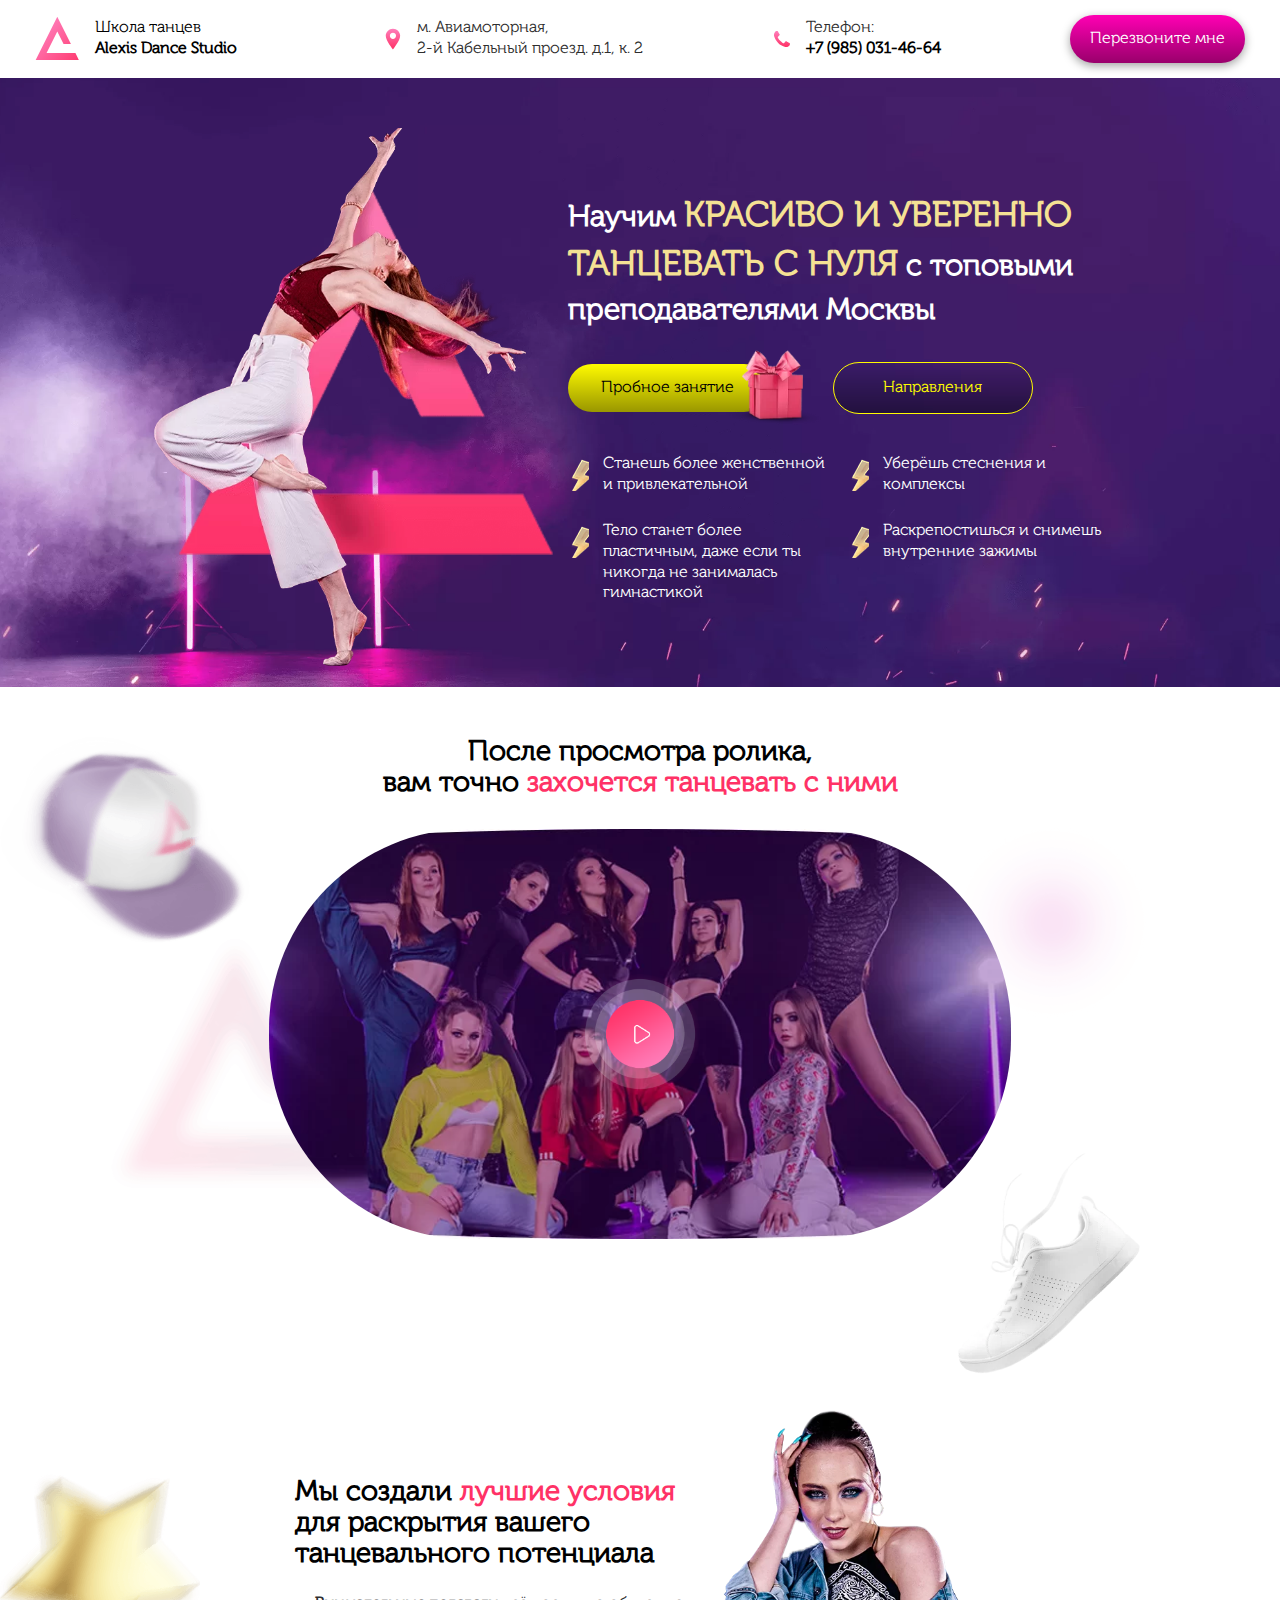
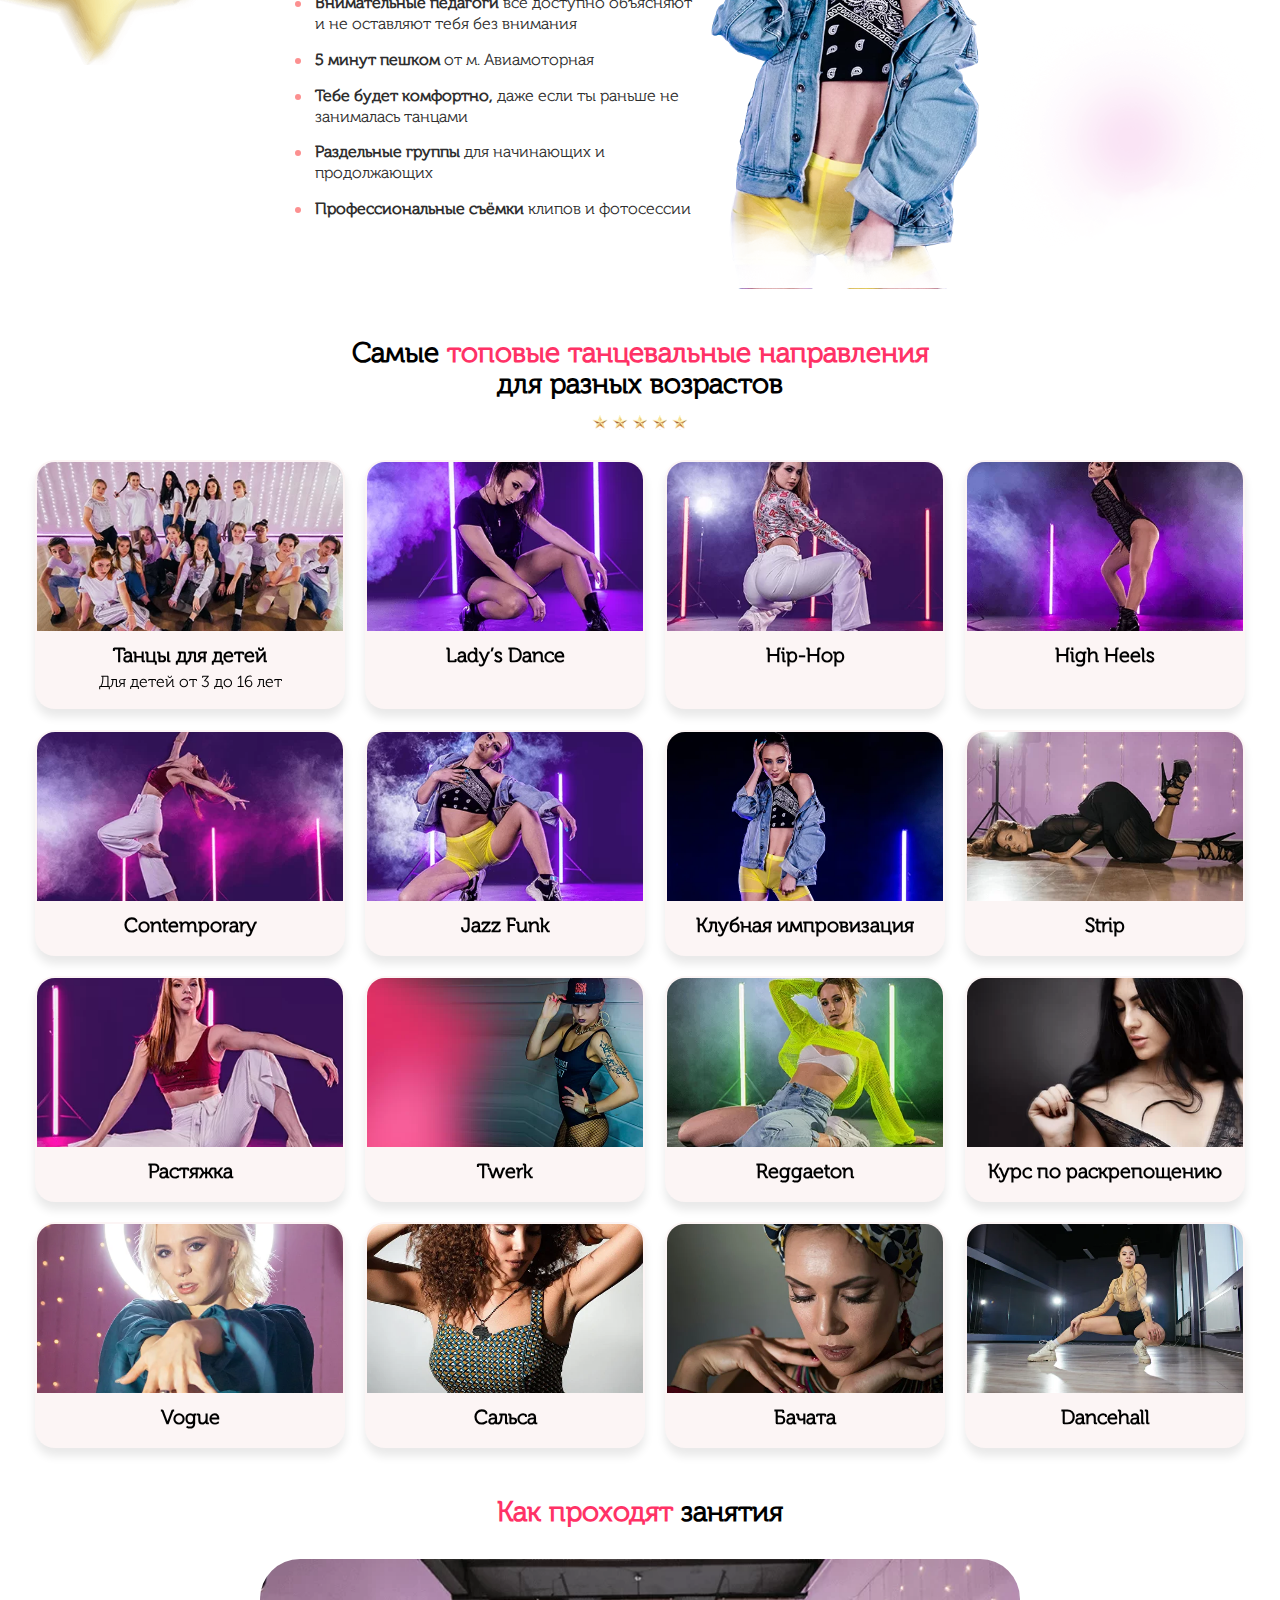
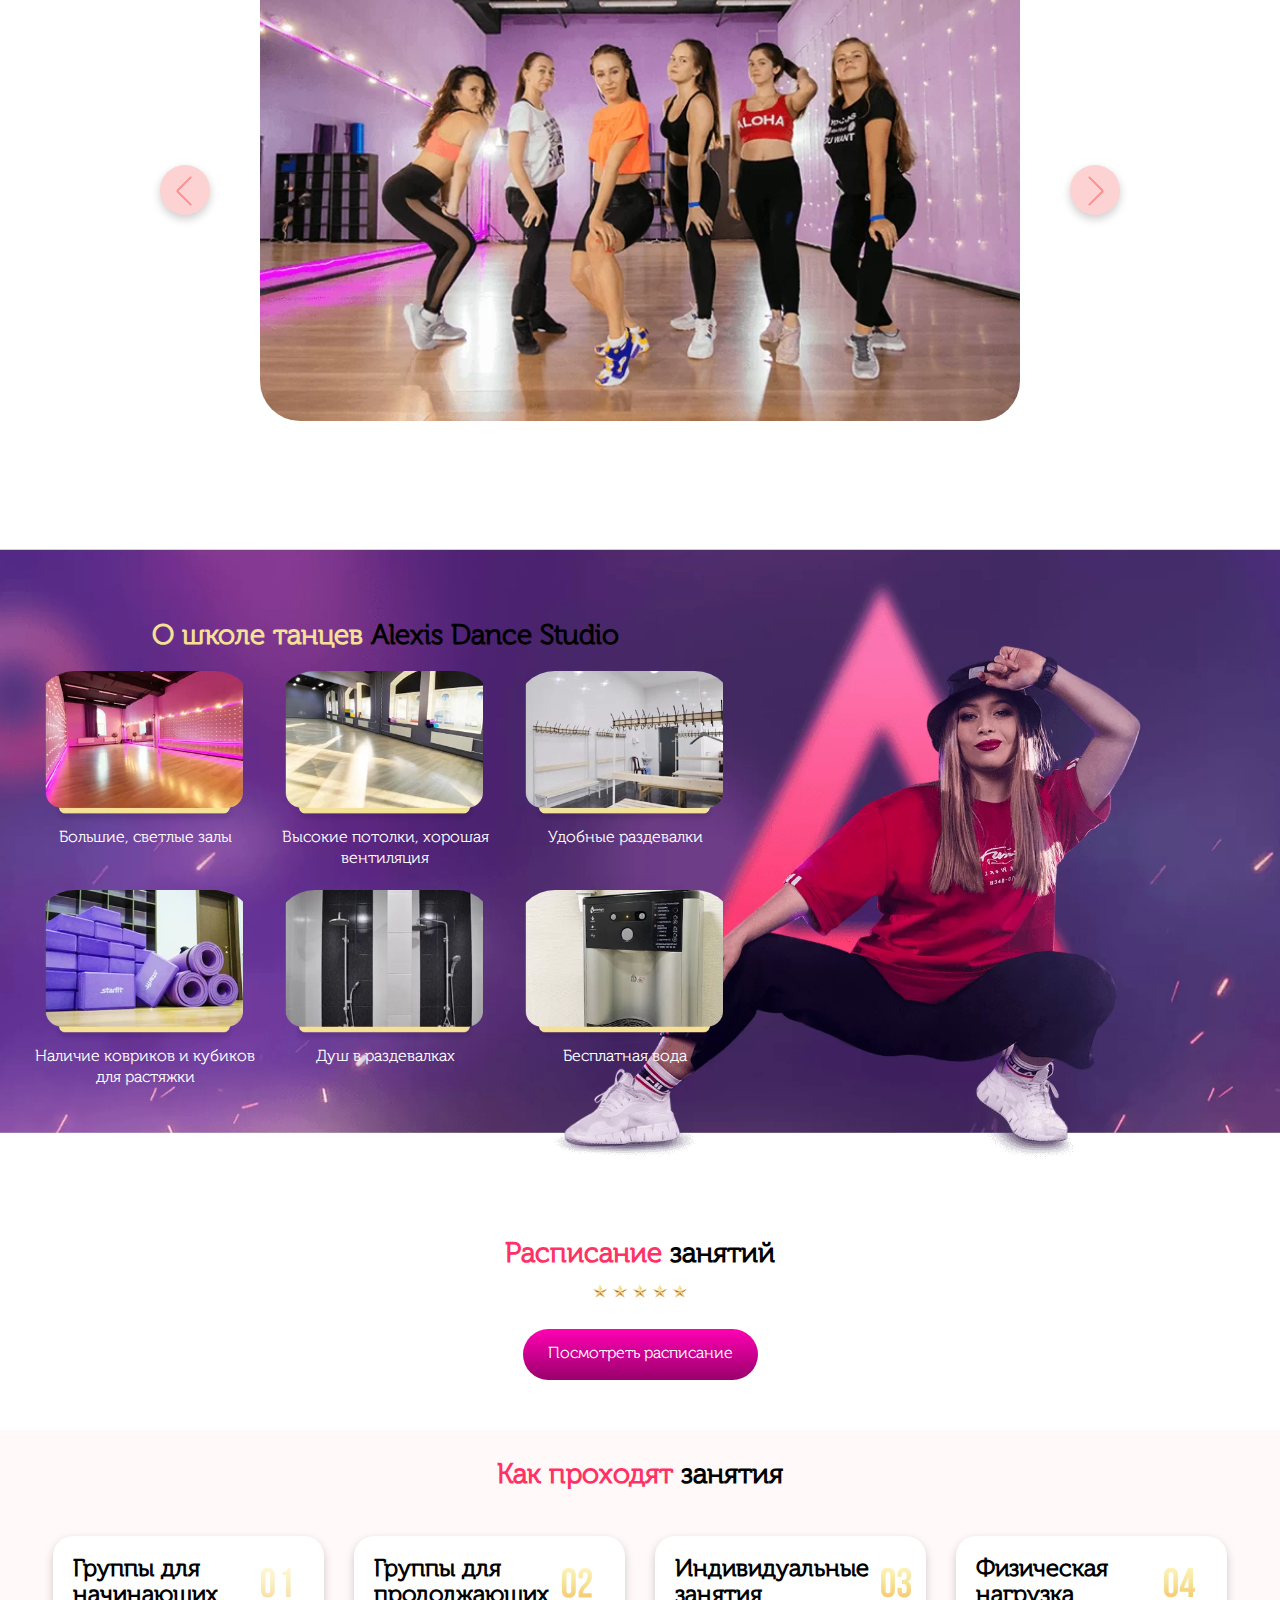
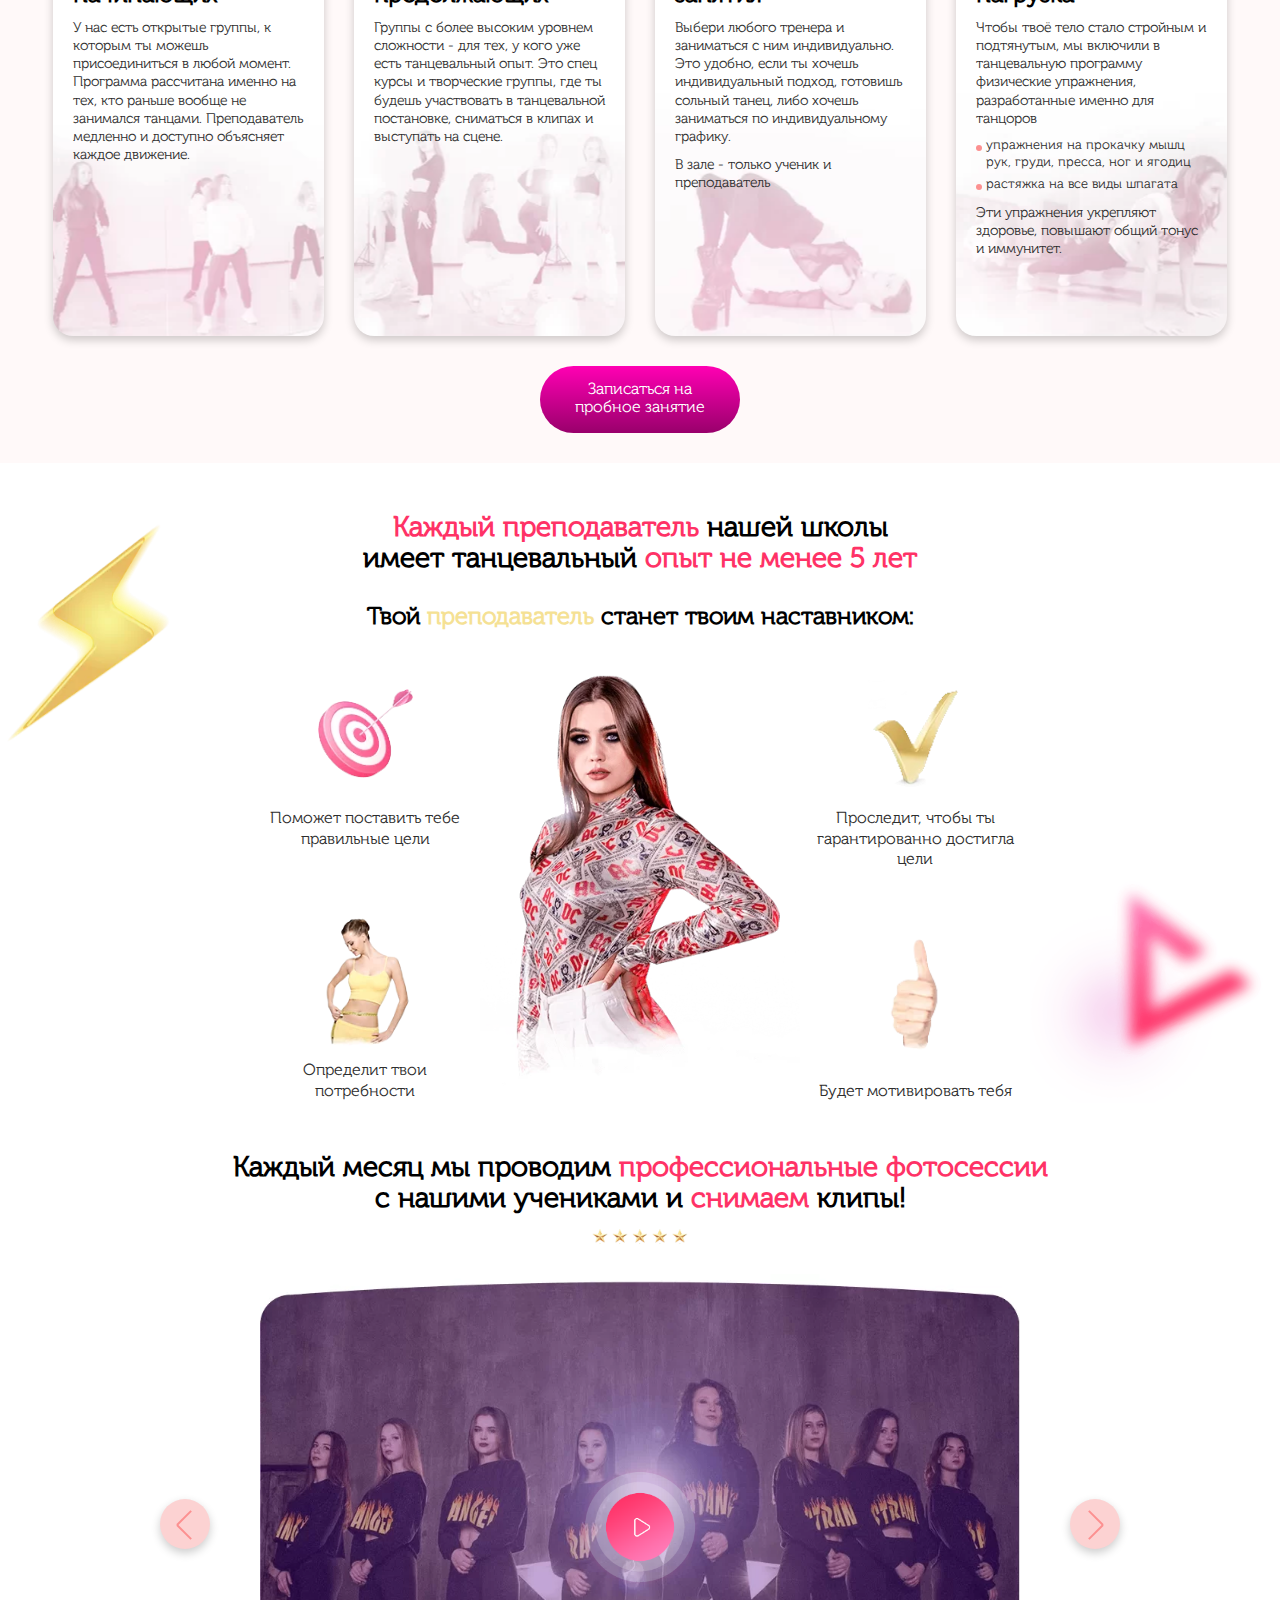
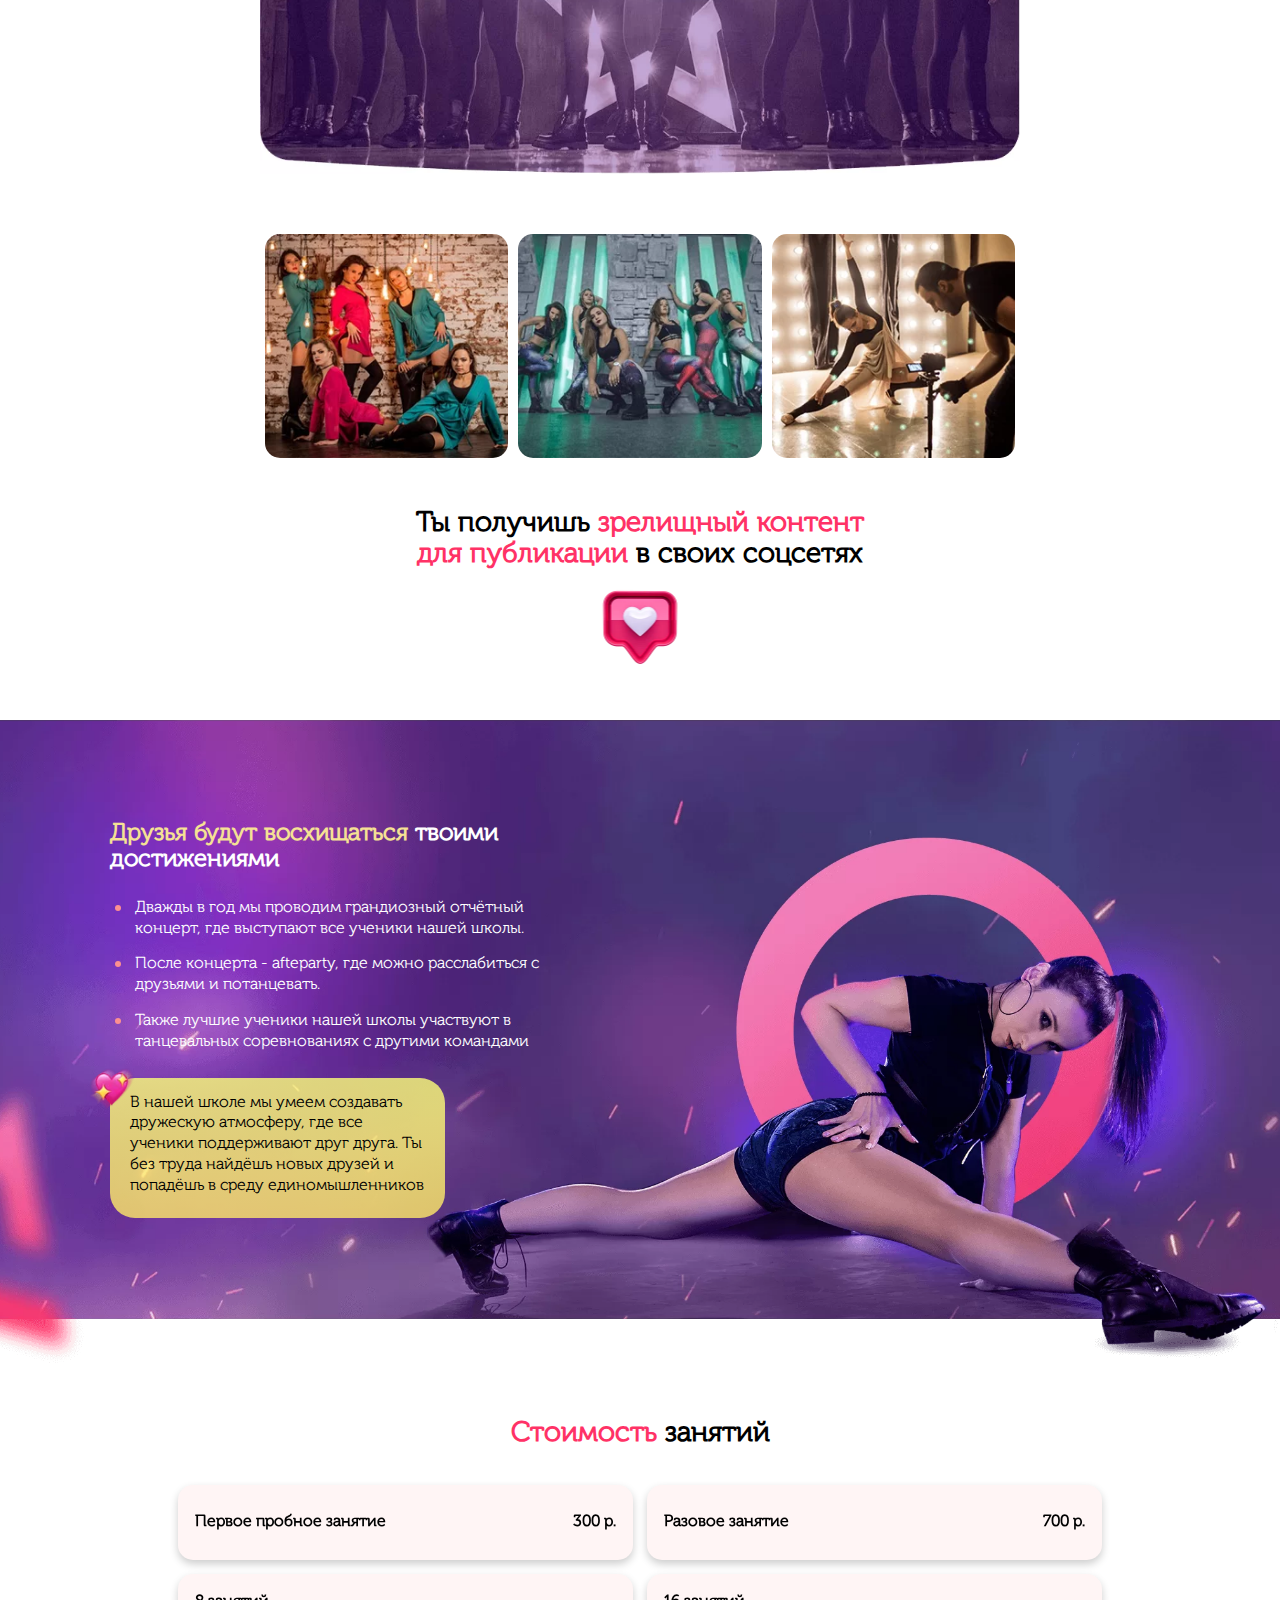
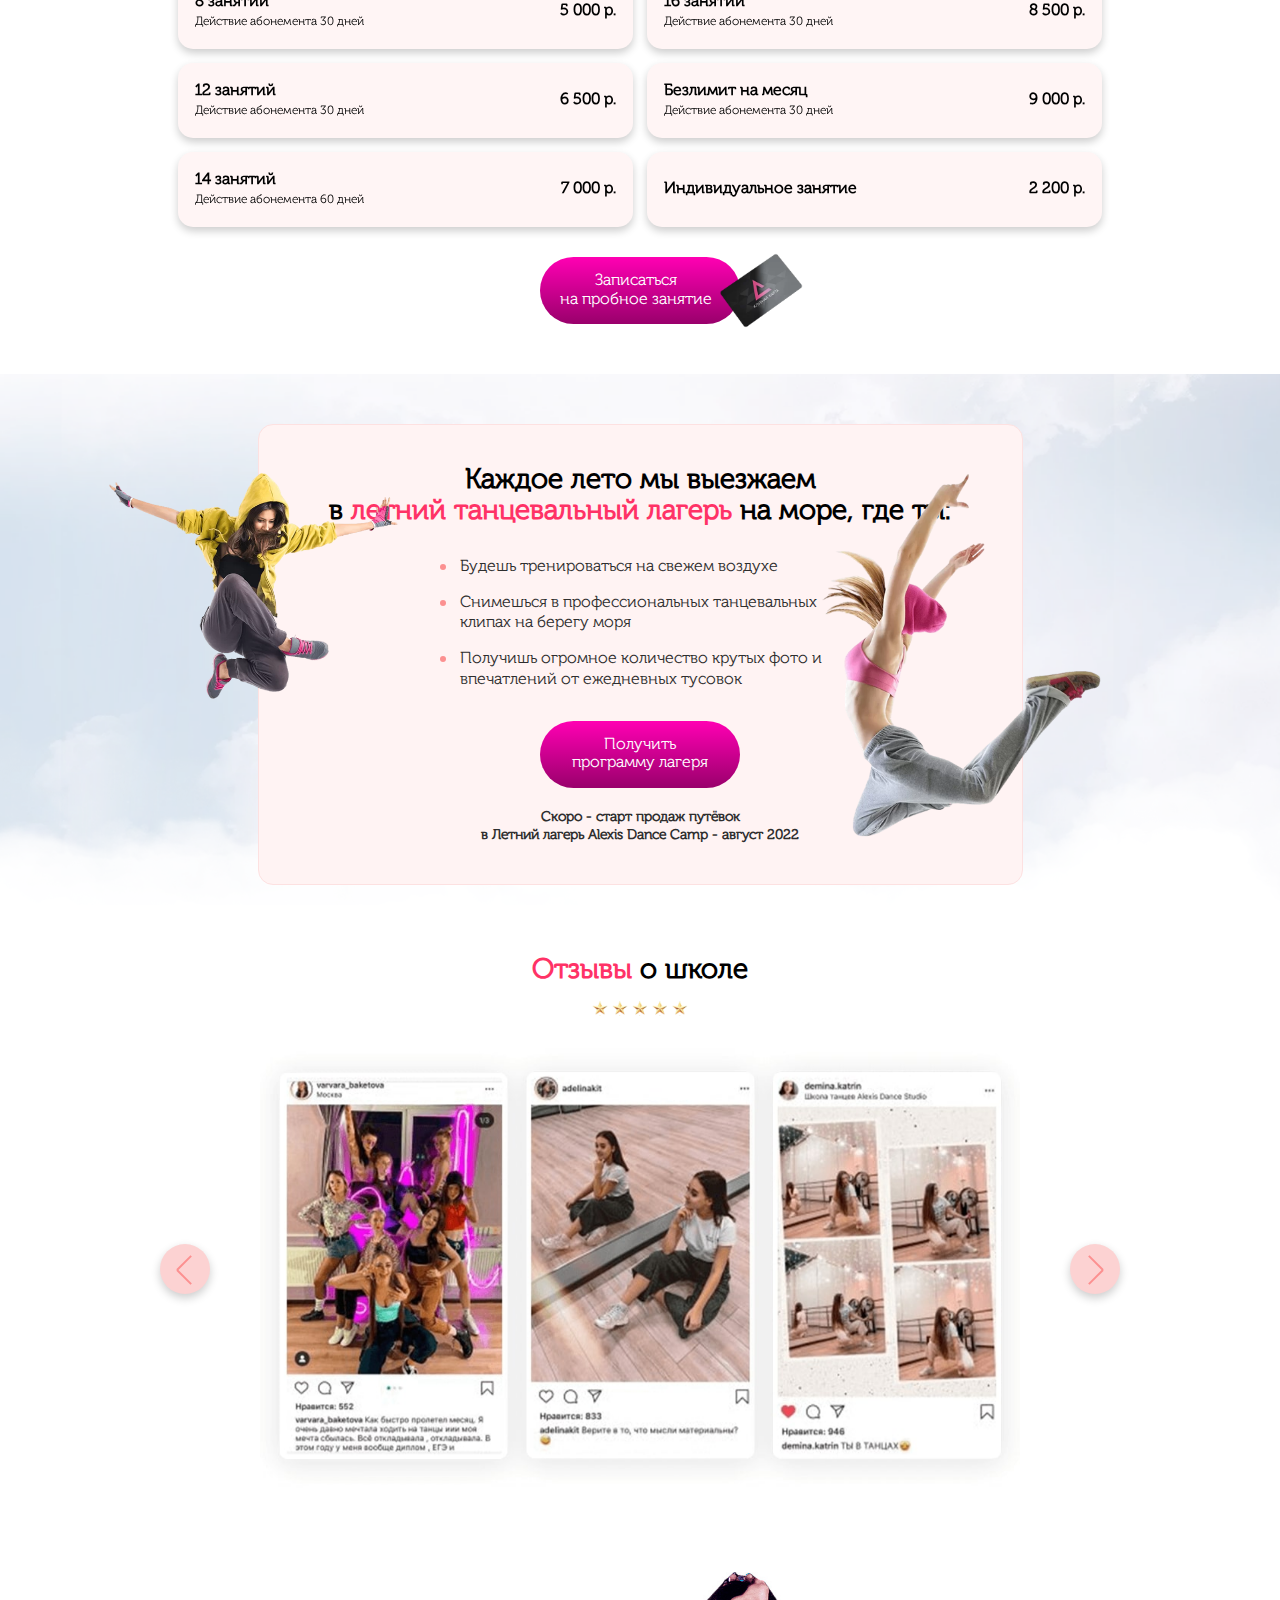
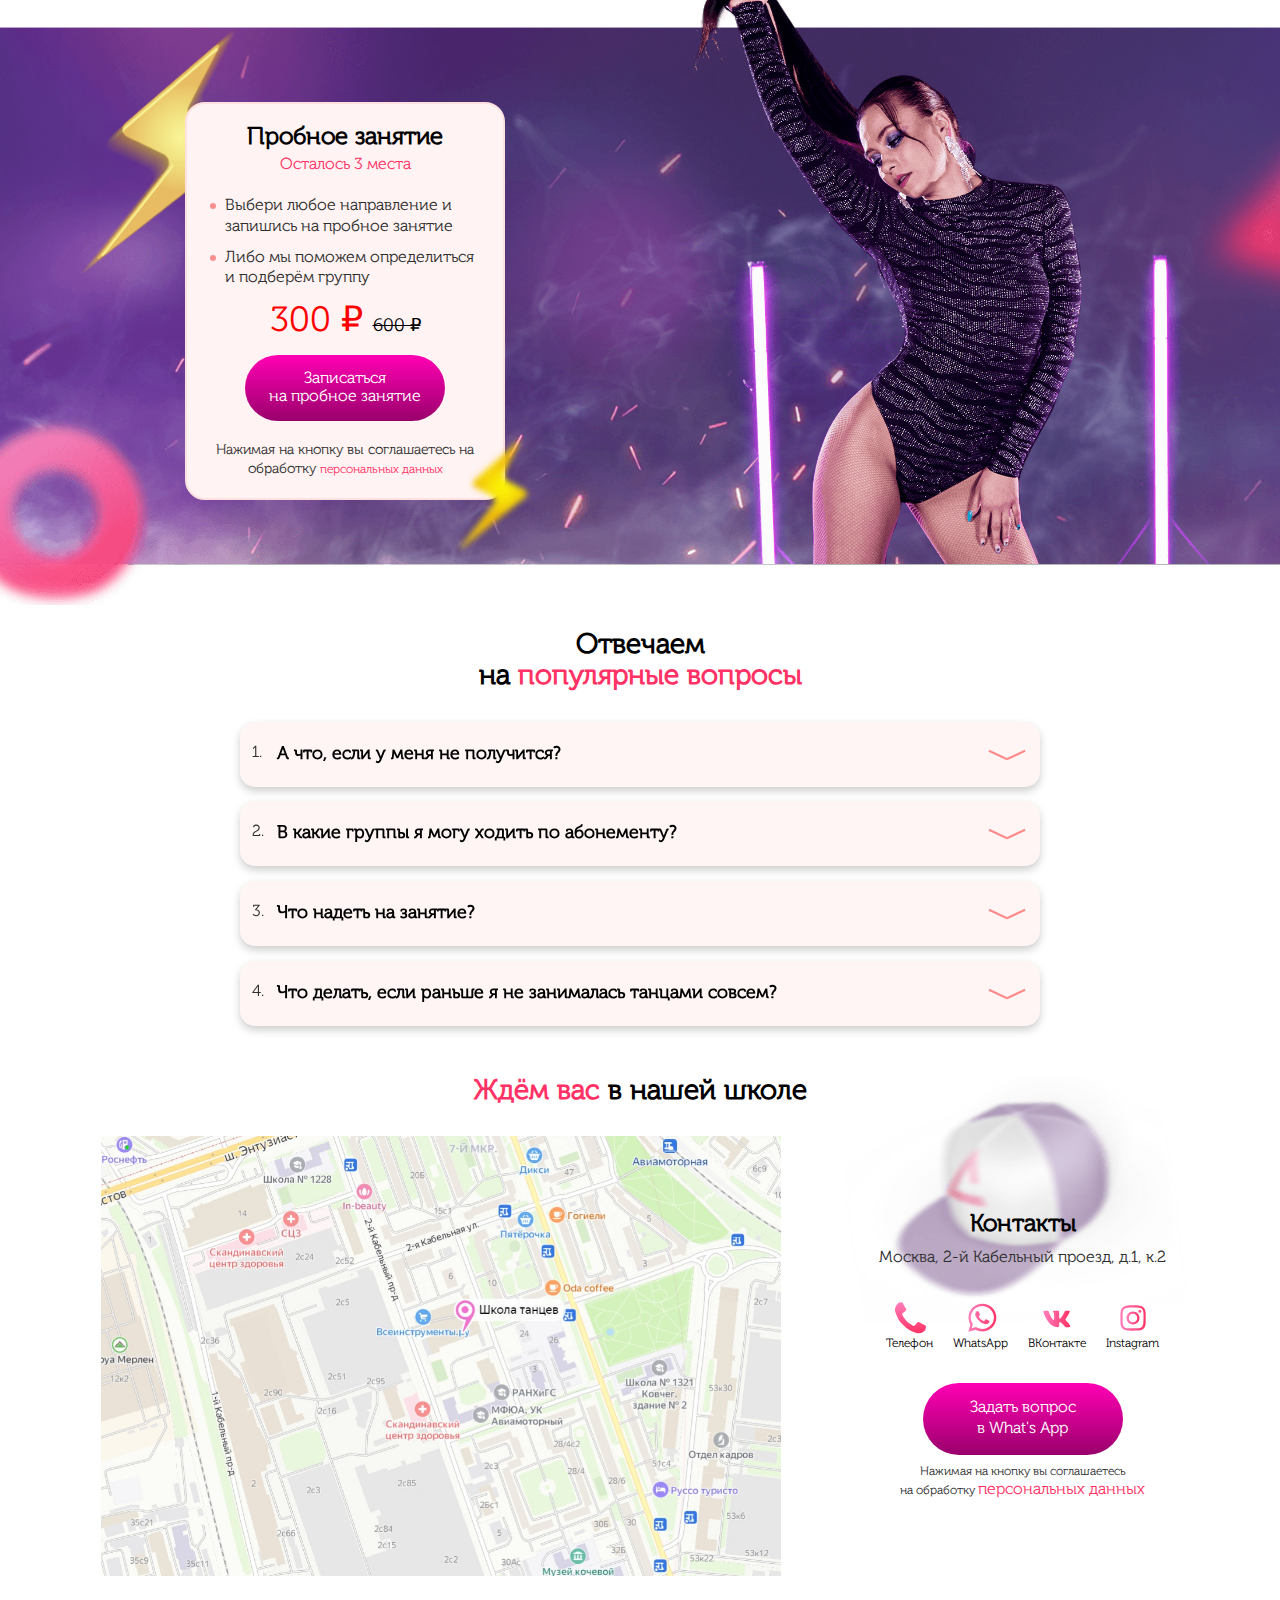
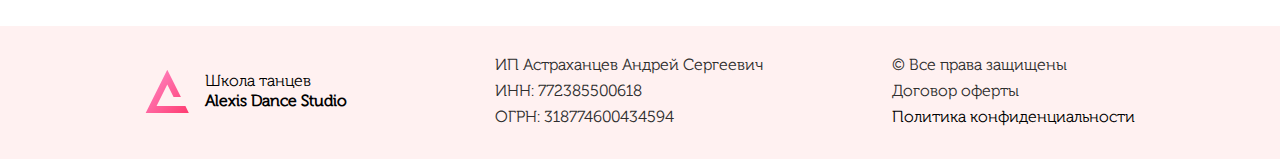
<file: index.html>
<!DOCTYPE html>
<html lang="ru">
<head>
    <meta charset="UTF-8">
    <meta http-equiv="X-UA-Compatible" content="IE=edge">
    <meta name="viewport" content="width=device-width, initial-scale=1.0">
    <link rel="stylesheet" href="css/normalize.css">
    <link rel="stylesheet" href="css/slick.css">
    <link rel="stylesheet" href="css/style.css">
    <title>Школа танцев</title>
</head>

    <body>

        <div class="wrapper">

            <header class="header">
                <div class="container">
                    <div class="header__inner">


                        <a class="logo-link">
                            <div class="logo-images">
                                <img src="images/svg/logo.svg" alt="Логотип компании Alexis Dance Studio">
                            </div>
                            <p class="logo-text">
                                <span class="logo-dance">
                                    Школа танцев
                                </span><br>
                                <span class="logo-name">
                                    Alexis Dance Studio
                                </span>
                            </p>
                        </a>

                        <div class="header__maps">

                            <button data-href="popup-maps" aria-label="Открыть модальное окно с описанием как к нам пройти" class="header__maps-image popup-link">
                                <img src="images/svg/maps.svg" alt="">
                            </button>

                            <!-- modal-start -->
                            <div id="popup-maps" class="popup" role="alert">

                                <div class="popup__body">
                                    <div class="popup__content">
                                        <button type="button" aria-label="Закрыть модальное окно, кнопка"
                                            class="popup__close close-popup"></button>

                                        <div class="popup-maps">
                                            <b class="popup-maps__title">
                                                Как к нам пройти от метро?
                                            </b>
                                            <p class="popup-maps__text">
                                                Метро "Авиамоторная", центральный вагон. Из вагона - налево. После
                                                турникетов и стеклянных дверей идите прямо, затем - второй поворот
                                                налево, затем ещё раз налево и прямо - выход на улицу №7 (смотрите по
                                                указателям).
                                            </p>
                                            <p class="popup-maps__text">
                                                Как выйдите на улицу, идите прямо до магазина "Пятёрочка". Перейдите
                                                дорогу. Перед "Пятёрочкой" поверните направо и идите до перекрёстка. На
                                                перекрёстке поверните налево и идите прямо, пока не увидите справа
                                                здание "Строй Центр".
                                            </p>
                                            <p class="popup-maps__text">
                                                Перейдите через дорогу к этому зданию и войдите в самый левый подъезд с
                                                надписью "Банкет Холл Лефорт". Внутри здания пройдите 10 метров вперёд и
                                                поверните направо - в дверь, во внутренний дворик. Затем сразу зайдите в
                                                соседнюю дверь - слева.
                                                Поднимитесь на 2-й этаж и вы пришли!
                                            </p>
                                        </div>

                                    </div>
                                </div>
                            </div>
                            <!-- modal-end -->

                            <div class="header__maps-text">
                                <span>м. Авиамоторная,</span><br>
                                <span>2-й Кабельный проезд. д.1, к. 2</span>
                            </div>
                        </div>

                        <div class="header__phone">
                            <a class="header__phone-image" aria-label="Набрать мобильный номер телефона обратной связи"
                                href="tel:+79850314664">
                                <img src="images/svg/phone.svg" alt="">
                            </a>
                            <div class="header__phone-text">
                                <span>Телефон:</span><br>
                                <a class="header__phone-link"
                                    aria-label="Набрать мобильный номер телефона обратной связи"
                                    href="tel:+79850314664">+7 (985) 031-46-64</a>
                            </div>
                        </div>

                        <div class="header__callback">

                            <button data-href="feedback" class="header__callback-link pink-btn btn popup-link"
                                aria-label="Открыть модальное окно, для заполнения формы обратной связи">Перезвоните
                                мне
                            </button>

                            <!-- modal-start -->
                            <div id="feedback" class="popup" role="alert">

                                <div class="popup__body feedback">
                                    <div class="popup__content">
                                        <button class="popup__close close-popup"
                                            aria-label="Кнопка закрыть модальное окно" type="button"></button>

                                        <div class="feedback__popup">
                                            <form class="feedback__form form" action="#" method="post">

                                                <fieldset>

                                                    <legend class="feedback__heading">
                                                        Мы свяжемся с вами в течение 5 минут
                                                    </legend>

                                                    <label>
                                                        <span class="feedback__name-text feedback__text">Ваше имя</span>
                                                        <input type="text" name="feedback-name">
                                                    </label>

                                                    <label>
                                                        <span class="feedback__phone-text feedback__text">Ваш
                                                            телефон</span>
                                                        <input type="tel" name="feedback-phone"
                                                            placeholder="+7 (999) 999-99-99">
                                                    </label>

                                                </fieldset>

                                                <fieldset>

                                                    <legend class="feedback__heading">
                                                        Как с вами связаться?
                                                    </legend>

                                                    <label class="feedback__label">
                                                        <input type="radio" name="feedback" value="messendge" checked>
                                                        <span class="feedback__massendge-text feedback__text">Написать в
                                                            WhatsApp</span>
                                                    </label>

                                                    <label class="feedback__label">
                                                        <input type="radio" name="feedback" value="call">
                                                        <span class="feedback__call-text feedback__text">Позвонить
                                                        </span>
                                                    </label>

                                                </fieldset>

                                                <button class="feedback__button pink-btn btn" type="submit">
                                                    Отправить
                                                </button>

                                                <p class="feedback__privacy-policy">
                                                    Нажимая на кнопку вы соглашаетесь на обработку
                                                    <a class="text-pink"
                                                        aria-label="Ссылка на страницу персональных данных"
                                                        href="policy.html">персональных данных</a>
                                                </p>
                                            </form>


                                        </div>

                                    </div>
                                </div>
                            </div>
                            <!-- modal-end -->

                        </div>

                    </div>
                </div>
            </header>

            <main class="main">
                <div class="school-presentation"
                    style="background-image: url(images/background/school-presentation_bg.webp);">
                    <div class="container">
                        <div class="school-presentation__inner">

                            <figure class="school-presentation__image">
                                <img src="images/school-presentation/woman.webp"
                                    alt="Девушка в танце тянется кончиками пальцев к небу">
                            </figure>

                            <div class="school-presentation__info">

                                <h1 class="school-presentation__text">
                                    Научим <span class="text-yellow">КРАСИВО И УВЕРЕННО ТАНЦЕВАТЬ С НУЛЯ</span> c
                                    топовыми преподавателями Москвы
                                </h1>

                                <div class="school-presentation__button">
                                    <button data-href="feedback-classes"
                                        class="school-presentation__trial yellow-btn btn popup-link">
                                        Пробное занятие
                                        <img src="images/school-presentation/gift.webp"
                                            alt="Подарочная картонная коробка розового цвета с бантом">
                                    </button>

                                    <!-- modal-start -->
                                    <section id="feedback-classes" class="popup" role="alert">

                                        <div class="popup__body feedback">
                                            <div class="popup__content">
                                                <button type="button" class="popup__close close-popup"
                                                    aria-label="закрыть модальное окно кнопка"></button>

                                                <div class="feedback__popup">
                                                    <form class="feedback__form form" action="#" method="post">

                                                        <fieldset>

                                                            <h2 class="feeadback-classes__title">
                                                                <span class="text-pink">Записаться</span> на пробное
                                                                занятие
                                                            </h2>

                                                            <p class="feedback__heading">
                                                                Мы свяжемся с вами и уточним, когда вам удобно прийти на
                                                                пробное занятие
                                                            </p>

                                                            <label>
                                                                <span class="feedback__name-text feedback__text">Ваше
                                                                    имя</span>
                                                                <input type="text" name="feedback-classes-name" value=""
                                                                    placeholder="">
                                                            </label>

                                                            <label>
                                                                <span class="feedback__phone-text feedback__text">Ваш
                                                                    телефон</span>
                                                                <input type="tel" name="feedback-classes-phone" value=""
                                                                    placeholder="+7 (999) 999-99-99">
                                                            </label>

                                                        </fieldset>



                                                        <fieldset>

                                                            <legend class="feedback__heading">
                                                                Как с вами связаться?
                                                            </legend>

                                                            <label class="feedback__label">
                                                                <input type="radio" name="feedback" value="messendge"
                                                                    checked>
                                                                <span
                                                                    class="feedback__massendge-text feedback__text">Написать
                                                                    в WhatsApp</span>
                                                            </label>

                                                            <label class="feedback__label">
                                                                <input type="radio" name="feedback" value="call">
                                                                <span
                                                                    class="feedback__call-text feedback__text">Позвонить</span>
                                                            </label>

                                                        </fieldset>

                                                        <button class="feedback__button pink-btn btn" type="submit">
                                                            Отправить
                                                        </button>

                                                        <p class="feedback__privacy-policy">
                                                            Нажимая на кнопку вы соглашаетесь на обработку
                                                            <a href="policy.html"
                                                                aria-label="Ссылка на страницу персональных данных"
                                                                class="text-pink">персональных данных</a>
                                                        </p>
                                                    </form>

                                                </div>

                                            </div>
                                        </div>
                                    </section>
                                    <!-- modal-end -->

                                    <a href="#dance-directions" class="school-presentation__directions btn">
                                        Направления
                                    </a>
                                </div>

                                <ul class="school-presentation__list">
                                    <li class="school-presentation__item">
                                        Станешь более женственной и привлекательной
                                    </li>
                                    <li class="school-presentation__item">
                                        Уберёшь стеснения и комплексы
                                    </li>
                                    <li class="school-presentation__item">
                                        Тело станет более пластичным, даже если ты никогда не занималась гимнастикой
                                    </li>
                                    <li class="school-presentation__item">
                                        Раскрепостишься и снимешь внутренние зажимы
                                    </li>
                                </ul>

                            </div>

                        </div>
                    </div>
                </div>
                <section>
                    <div class="video-preview">
                        <div class="container">
                            <h2 class="video-preview__title">
                                После просмотра ролика,<br> вам точно <span class="text-pink">захочется танцевать с
                                    ними</span>
                            </h2>

                            <div class="video-preview__inner">
                                <figure class="video-preview__image">
                                    <img class="video-preview__bg" src="images/background/video-preview_bg.webp"
                                        alt="Команда девушек танцовщиц">
                                    <button data-href="video-preview" class="video-preview__link popup-link">
                                        <img src="images/video-preview/preview-play.png" alt="">
                                    </button>
                                </figure>
                                <!-- modal-start -->
                                <div id="video-preview" class="popup video-preview" role="alert">

                                    <div class="popup__body">
                                        <div class="popup__content">
                                            <button type="button" class="popup__close close-popup"
                                                aria-label="закрыть модальное окно кнопка"></button>

                                            <div class="video-preview__popup">
                                                <iframe class="video-preview__iframe"
                                                    src="https://www.youtube.com/embed/5XKt_sPl8gQ"
                                                    title="YouTube video player"
                                                    allow="accelerometer; autoplay; clipboard-write; encrypted-media; gyroscope; picture-in-picture"
                                                    allowfullscreen></iframe>
                                            </div>

                                        </div>
                                    </div>
                                </div>
                                <!-- modal-end -->
                            </div>
                        </div>

                    </div>

                </section>
                <section>
                    <div class="better-conditions">
                        <div class="container">
                            <div class="better-conditions__inner">
                                <div class="better-conditions__info">
                                    <h2 class="better-conditions__title">
                                        Мы создали <span class="text-pink">лучшие условия</span> для раскрытия вашего
                                        танцевального потенциала
                                    </h2>
                                    <ul class="better-conditions__list">
                                        <li class="better-conditions__item list__item">
                                            <span class="better-conditions__span">Внимательные педагоги</span> всё
                                            доступно объясняют и не оставляют тебя без внимания
                                        </li>
                                        <li class="better-conditions__item list__item">
                                            <span class="better-conditions__span">5 минут пешком</span> от м.
                                            Авиамоторная
                                        </li>
                                        <li class="better-conditions__item list__item">
                                            <span class="better-conditions__span">Тебе будет комфортно,</span> даже если
                                            ты раньше не занималась танцами
                                        </li>
                                        <li class="better-conditions__item list__item">
                                            <span class="better-conditions__span">Раздельные группы</span> для
                                            начинающих и продолжающих
                                        </li>
                                        <li class="better-conditions__item list__item">
                                            <span class="better-conditions__span">Профессиональные съёмки</span> клипов
                                            и фотосессии
                                        </li>
                                    </ul>
                                </div>
                                <figure class="better-conditions__image">
                                    <img src="images/better-conditions/Better-conditions_girl.webp"
                                        alt="Девушка позирующая для фотографа">
                                </figure>
                            </div>
                        </div>
                    </div>
                </section>
                <section>
                    <div class="container">
                        <div class="dance-directions" id="dance-directions">
                            <h2 class="dance-directions__title title-decor">
                                Самые <span class="text-pink">топовые танцевальные направления</span><br> для разных
                                возрастов
                            </h2>
                            <div class="dance-directions__inner">

                                <div class="dance-directions__wrapper">
                                    <button data-href="dance-kids" class="dance-directions__item popup-link">

                                        <span class="dance-directions__image">
                                            <img src="images/dance-directions/dance-directions_1.webp"
                                                alt="Фото детей и тренера">
                                        </span>

                                        <span class="dance-directions__info">
                                            <b class="dance-directions__text">
                                                Танцы для детей
                                            </b>
                                            <span class="dance-directions__span">
                                                Для детей от 3 до 16 лет
                                            </span>
                                        </span>
                                    </button>
                                    <!-- modal-start -->
                                    <div id="dance-kids" class="popup popup__directions" role="alert">

                                        <div class="popup__body directions">
                                            <div class="popup__content">
                                                <button type="button" class="popup__close close-popup"
                                                    aria-label="закрыть модальное окно кнопка"></button>

                                                <div class="directions__container">
                                                    <p class="directions-text__disasbled">Услуга временно не доступна
                                                    </p>
                                                </div>

                                            </div>
                                        </div>
                                    </div>
                                    <!-- modal-end -->
                                </div>

                                <div class="dance-directions__wrapper">
                                    <button data-href="lady-dance" class="dance-directions__item popup-link">
                                        <span class="dance-directions__image">
                                            <img src="images/dance-directions/dance-directions_2.webp"
                                                alt="Преподователь Анна Захарова">
                                        </span>
                                        <span class="dance-directions__info">
                                            <b class="dance-directions__text">
                                                Lady’s Dance
                                            </b>
                                        </span>
                                    </button>
                                    <!-- modal-start -->
                                    <section id="lady-dance" class="popup popup__directions" role="alert">

                                        <div class="popup__body directions">
                                            <div class="popup__content">
                                                <button type="button" class="popup__close close-popup"
                                                    aria-label="закрыть модальное окно кнопка"></button>

                                                <div class="directions__container">

                                                    <div class="directions__slider">

                                                        <div class="directions__item">

                                                            <figure class="directions__image">
                                                                <img src="images/directions-popup/directions_lady-1.webp"
                                                                    alt="Преподователь Анна Захарова">
                                                            </figure>

                                                            <div class="directions__info">

                                                                <h3 class="directions__title">
                                                                    Lady’s Dance
                                                                </h3>

                                                                <ul class="directions__list">

                                                                    <li class="directions__list-item">
                                                                        <strong class="directions__teacher">
                                                                            Преподаватель:
                                                                        </strong>
                                                                        Анна Захарова
                                                                    </li>

                                                                    <li class="directions__list-item">
                                                                        <strong class="directions__schedule">
                                                                            Расписание:
                                                                        </strong>
                                                                        <ul class="directions__list-time">
                                                                            <li class="directions__item-time">
                                                                                Вт 19:00 - 21:00
                                                                            </li>
                                                                            <li class="directions__item-time">
                                                                                Чт 19:00 - 21:00
                                                                            </li>
                                                                        </ul>
                                                                    </li>

                                                                    <li class="directions__list-item">
                                                                        <strong class="directions__level">
                                                                            Уровень:
                                                                        </strong>
                                                                        начинающие
                                                                    </li>
                                                                </ul>

                                                                <button data-href="feedback-classes__lady"
                                                                    class="directions__button pink-btn btn popup-link">
                                                                    Записаться на пробное занятие
                                                                </button>

                                                            </div>

                                                        </div>

                                                        <div class="directions__item">

                                                            <figure class="directions__image">
                                                                <img src="images/directions-popup/directions_lady-2.webp"
                                                                    alt="Преподаватель Диана Ахметвалиева">
                                                            </figure>

                                                            <div class="directions__info">

                                                                <h3 class="directions__title">
                                                                    Lady’s Dance
                                                                </h3>

                                                                <ul class="directions__list">

                                                                    <li class="directions__list-item">
                                                                        <strong class="directions__teacher">
                                                                            Преподаватель:
                                                                        </strong>
                                                                        Диана Ахметвалиева
                                                                    </li>

                                                                    <li class="directions__list-item">
                                                                        <strong class="directions__schedule">
                                                                            Расписание:
                                                                        </strong>
                                                                        <ul class="directions__list-time">
                                                                            <li class="directions__item-time">
                                                                                Пн 20:00 - 21:00
                                                                            </li>
                                                                            <li class="directions__item-time">
                                                                                Ср 20:00 - 21:00
                                                                            </li>
                                                                        </ul>
                                                                    </li>

                                                                    <li class="directions__list-item">
                                                                        <strong class="directions__level">
                                                                            Уровень:
                                                                        </strong>
                                                                        начинающие
                                                                    </li>
                                                                </ul>

                                                                <button data-href="feedback-classes__lady"
                                                                    class="directions__button pink-btn btn popup-link">
                                                                    Записаться на пробное занятие
                                                                </button>

                                                            </div>

                                                        </div>

                                                    </div>

                                                </div>

                                            </div>
                                        </div>
                                    </section>
                                    <!-- modal-end -->
                                    <!-- modal-start -->
                                    <section id="feedback-classes__lady" class="popup" role="alert">

                                        <div class="popup__body feedback">
                                            <div class="popup__content">
                                                <button type="button" class="popup__close close-popup"
                                                    aria-label="закрыть модальное окно кнопка"></button>

                                                <div class="feedback__popup">
                                                    <form class="feedback__form form" action="#" method="post">

                                                        <fieldset class="feedback__trial-lesson">
                                                            <h3 class="feeadback-classes__title">
                                                                <span class="text-pink">Записаться</span>
                                                                на пробное занятие
                                                            </h3>
                                                            <select name="lady-dance__teacher">
                                                                <option value="anna-zakharova">
                                                                    Анна Захарова
                                                                </option>
                                                                <option value="diana-akhmetvalieva">
                                                                    Диана Ахметвалиева
                                                                </option>
                                                            </select>
                                                        </fieldset>

                                                        <fieldset>

                                                            <legend class="feedback__heading">
                                                                Мы свяжемся с вами и
                                                                уточним, когда вам удобно
                                                                прийти на пробное занятие
                                                            </legend>

                                                            <label>
                                                                <span class="feedback__name-text feedback__text">Ваше
                                                                    имя</span>
                                                                <input type="text" name="lady-dance-name" value=""
                                                                    placeholder="">
                                                            </label>

                                                            <label>
                                                                <span class="feedback__phone-text feedback__text">Ваш
                                                                    телефон</span>
                                                                <input type="tel" name="lady-dance-phone" value=""
                                                                    placeholder="+7 (999) 999-99-99">
                                                            </label>

                                                        </fieldset>

                                                        <fieldset>

                                                            <legend class="feedback__heading">
                                                                Как с вами связаться?
                                                            </legend>

                                                            <label class="feedback__label">
                                                                <input type="radio" name="feedback" value="messendge"
                                                                    checked>
                                                                <span
                                                                    class="feedback__massendge-text feedback__text">Написать
                                                                    в WhatsApp</span>
                                                            </label>

                                                            <label class="feedback__label">
                                                                <input type="radio" name="feedback" value="call">
                                                                <span
                                                                    class="feedback__call-text feedback__text">Позвонить</span>
                                                            </label>

                                                        </fieldset>

                                                        <button class="feedback__button pink-btn btn" type="submit">
                                                            Отправить
                                                        </button>

                                                        <p class="feedback__privacy-policy">
                                                            Нажимая на кнопку вы
                                                            соглашаетесь на обработку
                                                            <a href="policy.html"
                                                                aria-label="Ссылка на страницу персональных данных"
                                                                class="text-pink">персональных
                                                                данных</a>
                                                        </p>
                                                    </form>

                                                </div>

                                            </div>
                                        </div>
                                    </section>
                                    <!-- modal-end -->
                                </div>

                                <div class="dance-directions__wrapper">
                                    <button data-href="hip-hop" class="dance-directions__item popup-link">
                                        <span class="dance-directions__image">
                                            <img src="images/dance-directions/dance-directions_3.webp"
                                                alt="Кристина Мазэре">
                                        </span>
                                        <span class="dance-directions__info">
                                            <b class="dance-directions__text">
                                                Hip-Hop
                                            </b>
                                        </span>
                                    </button>
                                    <!-- modal-start -->
                                    <section id="hip-hop" class="popup popup__directions" role="alert">

                                        <div class="popup__body directions">
                                            <div class="popup__content">
                                                <button type="button" class="popup__close close-popup"
                                                    aria-label="закрыть модальное окно кнопка"></button>

                                                <div class="directions__container">

                                                    <div class="directions__slider">

                                                        <div class="directions__item">

                                                            <figure class="directions__image">
                                                                <img src="images/directions-popup/directions_hip-hop.webp"
                                                                    alt="Преподаватель Кристина Мазэре">
                                                            </figure>

                                                            <div class="directions__info">

                                                                <h3 class="directions__title">
                                                                    Hip-Hop
                                                                </h3>

                                                                <ul class="directions__list">

                                                                    <li class="directions__list-item">
                                                                        <strong class="directions__teacher">
                                                                            Преподаватель:
                                                                        </strong>
                                                                        Кристина Мазэре
                                                                    </li>

                                                                    <li class="directions__list-item">
                                                                        <strong class="directions__schedule">
                                                                            Расписание:
                                                                        </strong>
                                                                        <ul class="directions__list-time">
                                                                            <li class="directions__item-time">
                                                                                Вт 19:00 - 20:00
                                                                            </li>
                                                                            <li class="directions__item-time">
                                                                                Чт 19:00 - 20:00
                                                                            </li>
                                                                        </ul>
                                                                    </li>

                                                                    <li class="directions__list-item">
                                                                        <strong class="directions__level">
                                                                            Уровень:
                                                                        </strong>
                                                                        начинающие
                                                                    </li>
                                                                </ul>

                                                                <button data-href="feedback-classes__hip-hop"
                                                                    class="directions__button pink-btn btn popup-link">
                                                                    Записаться на пробное занятие
                                                                </button>

                                                            </div>

                                                        </div>

                                                    </div>

                                                </div>

                                            </div>
                                        </div>
                                    </section>
                                    <!-- modal-end -->
                                    <!-- modal-start -->
                                    <section id="feedback-classes__hip-hop" class="popup" role="alert">

                                        <div class="popup__body feedback">
                                            <div class="popup__content">
                                                <button type="button" class="popup__close close-popup"
                                                    aria-label="закрыть модальное окно кнопка"></button>

                                                <div class="feedback__popup">
                                                    <form class="feedback__form form" action="#" method="post">

                                                        <fieldset class="feedback__trial-lesson">
                                                            <h3 class="feeadback-classes__title">
                                                                <span class="text-pink">Записаться</span> на пробное
                                                                занятие
                                                            </h3>
                                                            <select name="hip-hop__teacher">
                                                                <option value="christina-mazere">
                                                                    Кристина Мазэре
                                                                </option>
                                                            </select>
                                                        </fieldset>

                                                        <fieldset>

                                                            <legend class="feedback__heading">
                                                                Мы свяжемся с вами и уточним, когда вам удобно прийти на
                                                                пробное занятие
                                                            </legend>

                                                            <label>
                                                                <span class="feedback__name-text feedback__text">Ваше
                                                                    имя</span>
                                                                <input type="text" name="hip-hop-name" value=""
                                                                    placeholder="">
                                                            </label>

                                                            <label>
                                                                <span class="feedback__phone-text feedback__text">Ваш
                                                                    телефон</span>
                                                                <input type="tel" name="hip-hop-phone" value=""
                                                                    placeholder="+7 (999) 999-99-99">
                                                            </label>

                                                        </fieldset>

                                                        <fieldset>

                                                            <legend class="feedback__heading">
                                                                Как с вами связаться?
                                                            </legend>

                                                            <label class="feedback__label">
                                                                <input type="radio" name="feedback" value="messendge"
                                                                    checked>
                                                                <span
                                                                    class="feedback__massendge-text feedback__text">Написать
                                                                    в WhatsApp</span>
                                                            </label>

                                                            <label class="feedback__label">
                                                                <input type="radio" name="feedback" value="call">
                                                                <span
                                                                    class="feedback__call-text feedback__text">Позвонить</span>
                                                            </label>

                                                        </fieldset>

                                                        <button class="feedback__button pink-btn btn" type="submit">
                                                            Отправить
                                                        </button>

                                                        <p class="feedback__privacy-policy">
                                                            Нажимая на кнопку вы соглашаетесь на обработку
                                                            <a href="policy.html"
                                                                aria-label="Ссылка на страницу персональных данных"
                                                                class="text-pink">персональных данных</a>
                                                        </p>
                                                    </form>

                                                </div>

                                            </div>
                                        </div>
                                    </section>
                                    <!-- modal-end -->
                                </div>

                                <div class="dance-directions__wrapper">
                                    <button data-href="high-heels" class="dance-directions__item popup-link">
                                        <span class="dance-directions__image">
                                            <img src="images/dance-directions/dance-directions_4.webp"
                                                alt="Преподователь Юлия Шкуренко">
                                        </span>
                                        <span class="dance-directions__info">
                                            <b class="dance-directions__text">
                                                High Heels
                                            </b>
                                        </span>
                                    </button>
                                    <!-- modal-start -->
                                    <section id="high-heels" class="popup popup__directions" role="alert">

                                        <div class="popup__body directions">
                                            <div class="popup__content">
                                                <button type="button" class="popup__close close-popup"
                                                    aria-label="закрыть модальное окно кнопка"></button>

                                                <div class="directions__container">

                                                    <div class="directions__slider">

                                                        <div class="directions__item">

                                                            <figure class="directions__image">
                                                                <img src="images/directions-popup/directions-high_heels-1.webp"
                                                                    alt="Преподователь Юлия Шкуренко">
                                                            </figure>

                                                            <div class="directions__info">

                                                                <h3 class="directions__title">
                                                                    High Heels
                                                                </h3>

                                                                <ul class="directions__list">

                                                                    <li class="directions__list-item">
                                                                        <strong class="directions__teacher">
                                                                            Преподаватель:
                                                                        </strong>
                                                                        Юлия Шкуренко
                                                                    </li>

                                                                    <li class="directions__list-item">
                                                                        <strong class="directions__schedule">
                                                                            Расписание:
                                                                        </strong>
                                                                        <ul class="directions__list-time">
                                                                            <li class="directions__item-time">
                                                                                Пн 21:00 - 22:00
                                                                            </li>
                                                                            <li class="directions__item-time">
                                                                                Ср 21:00 - 22:00
                                                                            </li>
                                                                        </ul>
                                                                    </li>

                                                                    <li class="directions__list-item">
                                                                        <strong class="directions__level">
                                                                            Уровень:
                                                                        </strong>
                                                                        продвинутый
                                                                    </li>
                                                                </ul>

                                                                <button data-href="feedback-classes__high-heels"
                                                                    class="directions__button pink-btn btn popup-link">
                                                                    Записаться на пробное занятие
                                                                </button>

                                                            </div>

                                                        </div>

                                                        <div class="directions__item">

                                                            <figure class="directions__image">
                                                                <img src="images/directions-popup/directions-high_heels-2.webp"
                                                                    alt="Преподаватель Дарья Коробицына">
                                                            </figure>

                                                            <div class="directions__info">

                                                                <h3 class="directions__title">
                                                                    High Heels
                                                                </h3>

                                                                <ul class="directions__list">

                                                                    <li class="directions__list-item">
                                                                        <strong class="directions__teacher">
                                                                            Преподаватель:
                                                                        </strong>
                                                                        Дарья Коробицына
                                                                    </li>

                                                                    <li class="directions__list-item">
                                                                        <strong class="directions__schedule">
                                                                            Расписание:
                                                                        </strong>
                                                                        <ul class="directions__list-time">
                                                                            <li class="directions__item-time">
                                                                                Пн 19:00 - 20:00
                                                                            </li>
                                                                            <li class="directions__item-time">
                                                                                Ср 19:00 - 20:00
                                                                            </li>
                                                                        </ul>
                                                                    </li>

                                                                    <li class="directions__list-item">
                                                                        <strong class="directions__level">
                                                                            Уровень:
                                                                        </strong>
                                                                        начинающие
                                                                    </li>
                                                                </ul>

                                                                <button data-href="feedback-classes__high-heels"
                                                                    class="directions__button pink-btn btn popup-link">
                                                                    Записаться на пробное занятие
                                                                </button>

                                                            </div>

                                                        </div>

                                                        <div class="directions__item">

                                                            <figure class="directions__image">
                                                                <img src="images/directions-popup/directions-high_heels-3.webp"
                                                                    alt="Преподаватель Арина Любимова">
                                                            </figure>

                                                            <div class="directions__info">

                                                                <h3 class="directions__title">
                                                                    High Heels
                                                                </h3>

                                                                <ul class="directions__list">

                                                                    <li class="directions__list-item">
                                                                        <strong class="directions__teacher">
                                                                            Преподаватель:
                                                                        </strong>
                                                                        Арина Любимова
                                                                    </li>

                                                                    <li class="directions__list-item">
                                                                        <strong class="directions__schedule">
                                                                            Расписание:
                                                                        </strong>
                                                                        <ul class="directions__list-time">
                                                                            <li class="directions__item-time">
                                                                                Ср 18:00 - 19:00
                                                                            </li>
                                                                            <li class="directions__item-time">
                                                                                Пт 18:00 - 19:00
                                                                            </li>
                                                                        </ul>
                                                                    </li>

                                                                    <li class="directions__list-item">
                                                                        <strong class="directions__level">
                                                                            Уровень:
                                                                        </strong>
                                                                        начинающие
                                                                    </li>
                                                                </ul>

                                                                <button data-href="feedback-classes__high-heels"
                                                                    class="directions__button pink-btn btn popup-link">
                                                                    Записаться на пробное занятие
                                                                </button>

                                                            </div>

                                                        </div>

                                                        <div class="directions__item">

                                                            <figure class="directions__image">
                                                                <img src="images/directions-popup/directions-high_heels-4.webp"
                                                                    alt="Преподаватель Настя Баяк">
                                                            </figure>

                                                            <div class="directions__info">

                                                                <h3 class="directions__title">
                                                                    High Heels
                                                                </h3>

                                                                <ul class="directions__list">

                                                                    <li class="directions__list-item">
                                                                        <strong class="directions__teacher">
                                                                            Преподаватель:
                                                                        </strong>
                                                                        Настя Баяк
                                                                    </li>

                                                                    <li class="directions__list-item">
                                                                        <strong class="directions__schedule">
                                                                            Расписание:
                                                                        </strong>
                                                                        <ul class="directions__list-time">
                                                                            <li class="directions__item-time">
                                                                                Вт 20:00 - 21:00
                                                                            </li>
                                                                            <li class="directions__item-time">
                                                                                Чт 20:00 - 21:00
                                                                            </li>
                                                                        </ul>
                                                                    </li>

                                                                    <li class="directions__list-item">
                                                                        <strong class="directions__level">
                                                                            Уровень:
                                                                        </strong>
                                                                        начинающие
                                                                    </li>
                                                                </ul>

                                                                <button data-href="feedback-classes__high-heels"
                                                                    class="directions__button pink-btn btn popup-link">
                                                                    Записаться на пробное занятие
                                                                </button>

                                                            </div>

                                                        </div>

                                                    </div>

                                                </div>

                                            </div>
                                        </div>
                                    </section>
                                    <!-- modal-end -->
                                    <!-- modal-start -->
                                    <section id="feedback-classes__high-heels" class="popup" role="alert">

                                        <div class="popup__body feedback">
                                            <div class="popup__content">
                                                <button type="button" class="popup__close close-popup"
                                                    aria-label="закрыть модальное окно кнопка"></button>

                                                <div class="feedback__popup">
                                                    <form class="feedback__form form" action="#" method="post">

                                                        <fieldset class="feedback__trial-lesson">
                                                            <h3 class="feeadback-classes__title">
                                                                <span class="text-pink">Записаться</span> на пробное
                                                                занятие
                                                            </h3>
                                                            <select name="high-heels__teacher">
                                                                <option value="yulia-shkurenko">
                                                                    Юлия Шкуренко
                                                                </option>
                                                                <option value="daria-korobitsyna">
                                                                    Дарья Коробицына
                                                                </option>
                                                                <option value="arina-lyubimova">
                                                                    Арина Любимова
                                                                </option>
                                                                <option value="nastya-bayak">
                                                                    Настя Баяк
                                                                </option>
                                                            </select>
                                                        </fieldset>

                                                        <fieldset>

                                                            <legend class="feedback__heading">
                                                                Мы свяжемся с вами и уточним, когда вам удобно прийти на
                                                                пробное занятие
                                                            </legend>

                                                            <label>
                                                                <span class="feedback__name-text feedback__text">Ваше
                                                                    имя</span>
                                                                <input type="text" name="high-heels-name" value=""
                                                                    placeholder="">
                                                            </label>

                                                            <label>
                                                                <span class="feedback__phone-text feedback__text">Ваш
                                                                    телефон</span>
                                                                <input type="tel" name="high-heels-phone" value=""
                                                                    placeholder="+7 (999) 999-99-99">
                                                            </label>

                                                        </fieldset>

                                                        <fieldset>

                                                            <legend class="feedback__heading">
                                                                Как с вами связаться?
                                                            </legend>

                                                            <label class="feedback__label">
                                                                <input type="radio" name="feedback" value="messendge"
                                                                    checked>
                                                                <span
                                                                    class="feedback__massendge-text feedback__text">Написать
                                                                    в WhatsApp</span>
                                                            </label>

                                                            <label class="feedback__label">
                                                                <input type="radio" name="feedback" value="call">
                                                                <span
                                                                    class="feedback__call-text feedback__text">Позвонить</span>
                                                            </label>

                                                        </fieldset>

                                                        <button class="feedback__button pink-btn btn" type="submit">
                                                            Отправить
                                                        </button>

                                                        <p class="feedback__privacy-policy">
                                                            Нажимая на кнопку вы соглашаетесь на обработку
                                                            <a href="policy.html"
                                                                aria-label="Ссылка на страницу персональных данных"
                                                                class="text-pink">персональных данных</a>
                                                        </p>
                                                    </form>

                                                </div>

                                            </div>
                                        </div>
                                    </section>
                                    <!-- modal-end -->
                                </div>

                                <div class="dance-directions__wrapper">
                                    <button data-href="contemporary" class="dance-directions__item popup-link">
                                        <span class="dance-directions__image">
                                            <img src="images/dance-directions/dance-directions_5.webp"
                                                alt="Преподователь Ася Гурина">
                                        </span>
                                        <span class="dance-directions__info">
                                            <b class="dance-directions__text">
                                                Contemporary
                                            </b>
                                        </span>
                                    </button>
                                    <!-- modal-start -->
                                    <section id="contemporary" class="popup popup__directions" role="alert">

                                        <div class="popup__body directions">
                                            <div class="popup__content">
                                                <button type="button" class="popup__close close-popup"
                                                    aria-label="закрыть модальное окно кнопка"></button>

                                                <div class="directions__container">

                                                    <div class="directions__slider">

                                                        <div class="directions__item">

                                                            <figure class="directions__image">
                                                                <img src="images/directions-popup/directions_contemporary-1.webp"
                                                                    alt="Преподователь Ася Гурина">
                                                            </figure>

                                                            <div class="directions__info">

                                                                <h3 class="directions__title">
                                                                    Contemporary
                                                                </h3>

                                                                <ul class="directions__list">

                                                                    <li class="directions__list-item">
                                                                        <strong class="directions__teacher">
                                                                            Преподаватель:
                                                                        </strong>
                                                                        Ася Гурина
                                                                    </li>

                                                                    <li class="directions__list-item">
                                                                        <strong class="directions__schedule">
                                                                            Расписание:
                                                                        </strong>
                                                                        <ul class="directions__list-time">
                                                                            <li class="directions__item-time">
                                                                                Вт 20:00 - 21:00
                                                                            </li>
                                                                            <li class="directions__item-time">
                                                                                Чт 20:00 - 21:00
                                                                            </li>
                                                                        </ul>
                                                                    </li>

                                                                    <li class="directions__list-item">
                                                                        <strong class="directions__level">
                                                                            Уровень:
                                                                        </strong>
                                                                        начинающие
                                                                    </li>
                                                                </ul>

                                                                <button data-href="feedback-classes__contemporary"
                                                                    class="directions__button pink-btn btn popup-link">
                                                                    Записаться на пробное занятие
                                                                </button>

                                                            </div>

                                                        </div>

                                                        <div class="directions__item">

                                                            <figure class="directions__image">
                                                                <img src="images/directions-popup/directions_contemporary-2.webp"
                                                                    alt="Преподаватель Анжелика Дубинина">
                                                            </figure>

                                                            <div class="directions__info">

                                                                <h3 class="directions__title">
                                                                    Contemporary
                                                                </h3>

                                                                <ul class="directions__list">

                                                                    <li class="directions__list-item">
                                                                        <strong class="directions__teacher">
                                                                            Преподаватель:
                                                                        </strong>
                                                                        Анжелика Дубинина
                                                                    </li>

                                                                    <li class="directions__list-item">
                                                                        <strong class="directions__schedule">
                                                                            Расписание:
                                                                        </strong>
                                                                        <ul class="directions__list-time">
                                                                            <li class="directions__item-time">
                                                                                Пн 18:00 - 19:00
                                                                            </li>
                                                                            <li class="directions__item-time">
                                                                                Ср 18:00 - 19:00
                                                                            </li>
                                                                        </ul>
                                                                    </li>

                                                                    <li class="directions__list-item">
                                                                        <strong class="directions__level">
                                                                            Уровень:
                                                                        </strong>
                                                                        продвинутый
                                                                    </li>
                                                                </ul>

                                                                <button data-href="feedback-classes__contemporary"
                                                                    class="directions__button pink-btn btn popup-link">
                                                                    Записаться на пробное занятие
                                                                </button>

                                                            </div>

                                                        </div>

                                                    </div>

                                                </div>

                                            </div>
                                        </div>
                                    </section>
                                    <!-- modal-end -->
                                    <!-- modal=start -->
                                    <section id="feedback-classes__contemporary" class="popup" role="alert">

                                        <div class="popup__body feedback">
                                            <div class="popup__content">
                                                <button type="button" class="popup__close close-popup"
                                                    aria-label="закрыть модальное окно кнопка"></button>

                                                <div class="feedback__popup">
                                                    <form class="feedback__form form" action="#" method="post">

                                                        <fieldset class="feedback__trial-lesson">
                                                            <h3 class="feeadback-classes__title">
                                                                <span class="text-pink">Записаться</span> на пробное
                                                                занятие
                                                            </h3>
                                                            <select name="contemporary__teacher">
                                                                <option value="asya-gurina">
                                                                    Ася Гурина
                                                                </option>
                                                                <option value="angelica-dubinina">
                                                                    Анжелика Дубинина
                                                                </option>
                                                            </select>
                                                        </fieldset>

                                                        <fieldset>

                                                            <legend class="feedback__heading">
                                                                Мы свяжемся с вами и уточним, когда вам удобно прийти на
                                                                пробное занятие
                                                            </legend>

                                                            <label>
                                                                <span class="feedback__name-text feedback__text">Ваше
                                                                    имя</span>
                                                                <input type="text" name="contemporary-name" value=""
                                                                    placeholder="">
                                                            </label>

                                                            <label>
                                                                <span class="feedback__phone-text feedback__text">Ваш
                                                                    телефон</span>
                                                                <input type="tel" name="contemporary-phone" value=""
                                                                    placeholder="+7 (999) 999-99-99">
                                                            </label>

                                                        </fieldset>

                                                        <fieldset>

                                                            <legend class="feedback__heading">
                                                                Как с вами связаться?
                                                            </legend>

                                                            <label class="feedback__label">
                                                                <input type="radio" name="feedback" value="messendge"
                                                                    checked>
                                                                <span
                                                                    class="feedback__massendge-text feedback__text">Написать
                                                                    в WhatsApp</span>
                                                            </label>

                                                            <label class="feedback__label">
                                                                <input type="radio" name="feedback" value="call">
                                                                <span
                                                                    class="feedback__call-text feedback__text">Позвонить</span>
                                                            </label>

                                                        </fieldset>

                                                        <button class="feedback__button pink-btn btn" type="submit">
                                                            Отправить
                                                        </button>

                                                        <p class="feedback__privacy-policy">
                                                            Нажимая на кнопку вы соглашаетесь на обработку
                                                            <a href="policy.html"
                                                                aria-label="Ссылка на страницу персональных данных"
                                                                class="text-pink">персональных данных</a>
                                                        </p>
                                                    </form>

                                                </div>

                                            </div>
                                        </div>
                                    </section>
                                    <!-- modal-end -->
                                </div>

                                <div class="dance-directions__wrapper">
                                    <button data-href="jazz-funk" class="dance-directions__item popup-link">
                                        <span class="dance-directions__image">
                                            <img src="images/dance-directions/dance-directions_6.webp"
                                                alt="Преподователь Дарья Коробицына">
                                        </span>
                                        <span class="dance-directions__info">
                                            <b class="dance-directions__text">
                                                Jazz Funk
                                            </b>
                                        </span>
                                    </button>
                                    <!-- modal-start -->
                                    <section id="jazz-funk" class="popup popup__directions" role="alert">

                                        <div class="popup__body directions">
                                            <div class="popup__content">
                                                <button type="button" class="popup__close close-popup"
                                                    aria-label="закрыть модальное окно кнопка"></button>

                                                <div class="directions__container">

                                                    <div class="directions__slider">

                                                        <div class="directions__item">

                                                            <figure class="directions__image">
                                                                <img src="images/directions-popup/directions_jazz-funk-1.webp"
                                                                    alt="Преподователь Дарья Коробицына">
                                                            </figure>

                                                            <div class="directions__info">

                                                                <h3 class="directions__title">
                                                                    Jazz Funk
                                                                </h3>

                                                                <ul class="directions__list">

                                                                    <li class="directions__list-item">
                                                                        <strong class="directions__teacher">
                                                                            Преподаватель:
                                                                        </strong>
                                                                        Дарья Коробицына
                                                                    </li>

                                                                    <li class="directions__list-item">
                                                                        <strong class="directions__schedule">
                                                                            Расписание:
                                                                        </strong>
                                                                        <ul class="directions__list-time">
                                                                            <li class="directions__item-time">
                                                                                Пн 20:00 - 21:00
                                                                            </li>
                                                                            <li class="directions__item-time">
                                                                                Ср 20:00 - 21:00
                                                                            </li>
                                                                        </ul>
                                                                    </li>

                                                                    <li class="directions__list-item">
                                                                        <strong class="directions__level">
                                                                            Уровень:
                                                                        </strong>
                                                                        начинающие
                                                                    </li>
                                                                </ul>

                                                                <button data-href="feedback-classes__jazz-funk"
                                                                    class="directions__button pink-btn btn popup-link">
                                                                    Записаться на пробное занятие
                                                                </button>

                                                            </div>

                                                        </div>

                                                        <div class="directions__item">

                                                            <figure class="directions__image">
                                                                <img src="images/directions-popup/directions_jazz-funk-2.webp"
                                                                    alt="Преподаватель Екатерина Казанцева">
                                                            </figure>

                                                            <div class="directions__info">

                                                                <h3 class="directions__title">
                                                                    Jazz Funk
                                                                </h3>

                                                                <ul class="directions__list">

                                                                    <li class="directions__list-item">
                                                                        <strong class="directions__teacher">
                                                                            Преподаватель:
                                                                        </strong>
                                                                        Екатерина Казанцева
                                                                    </li>

                                                                    <li class="directions__list-item">
                                                                        <strong class="directions__schedule">
                                                                            Расписание:
                                                                        </strong>
                                                                        <ul class="directions__list-time">
                                                                            <li class="directions__item-time">
                                                                                Вт 19:00 - 20:00
                                                                            </li>
                                                                            <li class="directions__item-time">
                                                                                Чт 19:00 - 20:00
                                                                            </li>
                                                                        </ul>
                                                                    </li>

                                                                    <li class="directions__list-item">
                                                                        <strong class="directions__level">
                                                                            Уровень:
                                                                        </strong>
                                                                        продвинутый
                                                                    </li>
                                                                </ul>

                                                                <button data-href="feedback-classes__jazz-funk"
                                                                    class="directions__button pink-btn btn popup-link">
                                                                    Записаться на пробное занятие
                                                                </button>

                                                            </div>

                                                        </div>

                                                        <div class="directions__item">

                                                            <figure class="directions__image">
                                                                <img src="images/directions-popup/directions_jazz-funk-3.webp"
                                                                    alt="Преподаватель Кристина Новикова">
                                                            </figure>

                                                            <div class="directions__info">

                                                                <h3 class="directions__title">
                                                                    Jazz Funk
                                                                </h3>

                                                                <ul class="directions__list">

                                                                    <li class="directions__list-item">
                                                                        <strong class="directions__teacher">
                                                                            Преподаватель:
                                                                        </strong>
                                                                        Кристина Новикова
                                                                    </li>

                                                                    <li class="directions__list-item">
                                                                        <strong class="directions__schedule">
                                                                            Расписание:
                                                                        </strong>
                                                                        <ul class="directions__list-time">
                                                                            <li class="directions__item-time">
                                                                                Вт 18:00 - 19:00
                                                                            </li>
                                                                            <li class="directions__item-time">
                                                                                Чт 18:00 - 19:00
                                                                            </li>
                                                                        </ul>
                                                                    </li>

                                                                    <li class="directions__list-item">
                                                                        <strong class="directions__level">
                                                                            Уровень:
                                                                        </strong>
                                                                        продвинутый
                                                                    </li>
                                                                </ul>

                                                                <button data-href="feedback-classes__jazz-funk"
                                                                    class="directions__button pink-btn btn popup-link">
                                                                    Записаться на пробное занятие
                                                                </button>

                                                            </div>

                                                        </div>

                                                    </div>

                                                </div>

                                            </div>
                                        </div>
                                    </section>
                                    <!-- modal-end -->
                                    <!-- modal-start -->
                                    <section id="feedback-classes__jazz-funk" class="popup" role="alert">

                                        <div class="popup__body feedback">
                                            <div class="popup__content">
                                                <button type="button" class="popup__close close-popup"
                                                    aria-label="закрыть модальное окно кнопка"></button>

                                                <div class="feedback__popup">
                                                    <form class="feedback__form form" action="#" method="post">

                                                        <fieldset class="feedback__trial-lesson">
                                                            <h3 class="feeadback-classes__title">
                                                                <span class="text-pink">Записаться</span> на пробное
                                                                занятие
                                                            </h3>
                                                            <select name="jazz-funk__teacher">
                                                                <option value="daria-korobitsyna">
                                                                    Дарья Коробицына
                                                                </option>
                                                                <option value="ekaterina-kazantseva">
                                                                    Екатерина Казанцева
                                                                </option>
                                                                <option value="kristina-novikova">
                                                                    Кристина Новикова
                                                                </option>
                                                            </select>
                                                        </fieldset>

                                                        <fieldset>

                                                            <legend class="feedback__heading">
                                                                Мы свяжемся с вами и уточним, когда вам удобно прийти на
                                                                пробное занятие
                                                            </legend>

                                                            <label>
                                                                <span class="feedback__name-text feedback__text">Ваше
                                                                    имя</span>
                                                                <input type="text" name="jazz-funk-name" value=""
                                                                    placeholder="">
                                                            </label>

                                                            <label>
                                                                <span class="feedback__phone-text feedback__text">Ваш
                                                                    телефон</span>
                                                                <input type="tel" name="jazz-funk-phone" value=""
                                                                    placeholder="+7 (999) 999-99-99">
                                                            </label>

                                                        </fieldset>

                                                        <fieldset>

                                                            <legend class="feedback__heading">
                                                                Как с вами связаться?
                                                            </legend>

                                                            <label class="feedback__label">
                                                                <input type="radio" name="feedback" value="messendge"
                                                                    checked>
                                                                <span
                                                                    class="feedback__massendge-text feedback__text">Написать
                                                                    в WhatsApp</span>
                                                            </label>

                                                            <label class="feedback__label">
                                                                <input type="radio" name="feedback" value="call">
                                                                <span
                                                                    class="feedback__call-text feedback__text">Позвонить</span>
                                                            </label>

                                                        </fieldset>

                                                        <button class="feedback__button pink-btn btn" type="submit">
                                                            Отправить
                                                        </button>

                                                        <p class="feedback__privacy-policy">
                                                            Нажимая на кнопку вы соглашаетесь на обработку
                                                            <a href="policy.html"
                                                                aria-label="Ссылка на страницу персональных данных"
                                                                class="text-pink">персональных данных</a>
                                                        </p>
                                                    </form>

                                                </div>

                                            </div>
                                        </div>
                                    </section>
                                    <!-- modal-end -->
                                </div>

                                <div class="dance-directions__wrapper">
                                    <button data-href="club-improvisation" class="dance-directions__item popup-link">
                                        <span class="dance-directions__image">
                                            <img src="images/dance-directions/dance-directions_7.webp"
                                                alt="Преподователь Дарья Коробицына">
                                        </span>
                                        <span class="dance-directions__info">
                                            <b class="dance-directions__text">
                                                Клубная импровизация
                                            </b>
                                        </span>
                                    </button>
                                    <!-- modal-start -->
                                    <section id="club-improvisation" class="popup popup__directions" role="alert">

                                        <div class="popup__body directions">
                                            <div class="popup__content">
                                                <button type="button" class="popup__close close-popup"
                                                    aria-label="закрыть модальное окно кнопка"></button>

                                                <div class="directions__container">

                                                    <div class="directions__slider">

                                                        <div class="directions__item">

                                                            <figure class="directions__image">
                                                                <img src="images/directions-popup/directions_club-improvisation.webp"
                                                                    alt="Преподователь Дарья Коробицына">
                                                            </figure>

                                                            <div class="directions__info">

                                                                <h3 class="directions__title">
                                                                    Клубная импровизация
                                                                </h3>

                                                                <ul class="directions__list">

                                                                    <li class="directions__list-item">
                                                                        <strong class="directions__teacher">
                                                                            Преподаватель:
                                                                        </strong>
                                                                        Дарья Коробицына
                                                                    </li>

                                                                    <li class="directions__list-item">
                                                                        <strong class="directions__schedule">
                                                                            Расписание:
                                                                        </strong>
                                                                        <ul class="directions__list-time">
                                                                            <li class="directions__item-time">
                                                                                Пн 21:00 - 22:00
                                                                            </li>
                                                                            <li class="directions__item-time">
                                                                                Ср 21:00 - 22:00
                                                                            </li>
                                                                        </ul>
                                                                    </li>

                                                                    <li class="directions__list-item">
                                                                        <strong class="directions__level">
                                                                            Уровень:
                                                                        </strong>
                                                                        начинающие
                                                                    </li>
                                                                </ul>

                                                                <button data-href="feedback-classes__club-improvisation"
                                                                    class="directions__button pink-btn btn popup-link">
                                                                    Записаться на пробное занятие
                                                                </button>

                                                            </div>

                                                        </div>

                                                    </div>

                                                </div>

                                            </div>
                                        </div>
                                    </section>
                                    <!-- modal-end -->
                                    <!-- modal-start -->
                                    <section id="feedback-classes__club-improvisation" class="popup" role="alert">

                                        <div class="popup__body feedback">
                                            <div class="popup__content">
                                                <button type="button" class="popup__close close-popup"
                                                    aria-label="закрыть модальное окно кнопка"></button>

                                                <div class="feedback__popup">
                                                    <form class="feedback__form form" action="#" method="post">

                                                        <fieldset class="feedback__trial-lesson">
                                                            <h3 class="feeadback-classes__title">
                                                                <span class="text-pink">Записаться</span> на пробное
                                                                занятие
                                                            </h3>
                                                            <select name="club-improvisation__teacher">
                                                                <option value="daria-korobitsyna">
                                                                    Дарья Коробицына
                                                                </option>
                                                            </select>
                                                        </fieldset>

                                                        <fieldset>

                                                            <legend class="feedback__heading">
                                                                Мы свяжемся с вами и уточним, когда вам удобно прийти на
                                                                пробное занятие
                                                            </legend>

                                                            <label>
                                                                <span class="feedback__name-text feedback__text">Ваше
                                                                    имя</span>
                                                                <input type="text" name="club-improvisation-name"
                                                                    value="" placeholder="">
                                                            </label>

                                                            <label>
                                                                <span class="feedback__phone-text feedback__text">Ваш
                                                                    телефон</span>
                                                                <input type="tel" name="club-improvisation-phone"
                                                                    value="" placeholder="+7 (999) 999-99-99">
                                                            </label>

                                                        </fieldset>

                                                        <fieldset>

                                                            <legend class="feedback__heading">
                                                                Как с вами связаться?
                                                            </legend>

                                                            <label class="feedback__label">
                                                                <input type="radio" name="feedback" value="messendge"
                                                                    checked>
                                                                <span
                                                                    class="feedback__massendge-text feedback__text">Написать
                                                                    в WhatsApp</span>
                                                            </label>

                                                            <label class="feedback__label">
                                                                <input type="radio" name="feedback" value="call">
                                                                <span
                                                                    class="feedback__call-text feedback__text">Позвонить</span>
                                                            </label>

                                                        </fieldset>

                                                        <button class="feedback__button pink-btn btn" type="submit">
                                                            Отправить
                                                        </button>

                                                        <p class="feedback__privacy-policy">
                                                            Нажимая на кнопку вы соглашаетесь на обработку
                                                            <a href="policy.html"
                                                                aria-label="Ссылка на страницу персональных данных"
                                                                class="text-pink">персональных данных</a>
                                                        </p>
                                                    </form>

                                                </div>

                                            </div>
                                        </div>
                                    </section>
                                    <!-- modal-end -->
                                </div>

                                <div class="dance-directions__wrapper">
                                    <button data-href="strip" class="dance-directions__item popup-link">
                                        <span class="dance-directions__image">
                                            <img src="images/dance-directions/dance-directions_8.webp"
                                                alt="Преподователь Мария Кузнецова">
                                        </span>
                                        <span class="dance-directions__info">
                                            <b class="dance-directions__text">
                                                Strip
                                            </b>
                                        </span>
                                    </button>
                                    <!-- modal-start -->
                                    <section id="strip" class="popup popup__directions" role="alert">

                                        <div class="popup__body directions">
                                            <div class="popup__content">
                                                <button type="button" class="popup__close close-popup"
                                                    aria-label="закрыть модальное окно кнопка"></button>

                                                <div class="directions__container">

                                                    <div class="directions__slider">

                                                        <div class="directions__item">

                                                            <figure class="directions__image">
                                                                <img src="images/directions-popup/directios_strip-1.webp"
                                                                    alt="Преподователь Мария Кузнецова">
                                                            </figure>

                                                            <div class="directions__info">

                                                                <h3 class="directions__title">
                                                                    Strip
                                                                </h3>

                                                                <ul class="directions__list">

                                                                    <li class="directions__list-item">
                                                                        <strong class="directions__teacher">
                                                                            Преподаватель:
                                                                        </strong>
                                                                        Мария Кузнецова
                                                                    </li>

                                                                    <li class="directions__list-item">
                                                                        <strong class="directions__schedule">
                                                                            Расписание:
                                                                        </strong>
                                                                        <ul class="directions__list-time">
                                                                            <li class="directions__item-time">
                                                                                Ср 19:00 - 20:00
                                                                            </li>
                                                                            <li class="directions__item-time">
                                                                                Пт 19:00 - 20:00
                                                                            </li>
                                                                            <li class="directions__item-time">
                                                                                Ср 20:00 - 21:00
                                                                            </li>
                                                                            <li class="directions__item-time">
                                                                                Пт 20:00 - 21:00
                                                                            </li>
                                                                        </ul>
                                                                    </li>

                                                                    <li class="directions__list-item">
                                                                        <strong class="directions__level">
                                                                            Уровень:
                                                                        </strong>
                                                                        продвинутый
                                                                    </li>
                                                                </ul>

                                                                <button data-href="feedback-classes__strip"
                                                                    class="directions__button pink-btn btn popup-link">
                                                                    Записаться на пробное занятие
                                                                </button>

                                                            </div>

                                                        </div>

                                                        <div class="directions__item">

                                                            <figure class="directions__image">
                                                                <img src="images/directions-popup/directios_strip-2.webp"
                                                                    alt="Преподаватель Евгения Злобина">
                                                            </figure>

                                                            <div class="directions__info">

                                                                <h3 class="directions__title">
                                                                    Strip
                                                                </h3>

                                                                <ul class="directions__list">

                                                                    <li class="directions__list-item">
                                                                        <strong class="directions__teacher">
                                                                            Преподаватель:
                                                                        </strong>
                                                                        Евгения Злобина
                                                                    </li>

                                                                    <li class="directions__list-item">
                                                                        <strong class="directions__schedule">
                                                                            Расписание:
                                                                        </strong>
                                                                        <ul class="directions__list-time">
                                                                            <li class="directions__item-time">
                                                                                Вт 20:00 - 21:00
                                                                            </li>
                                                                            <li class="directions__item-time">
                                                                                Чт 20:00 - 21:00
                                                                            </li>
                                                                            <li class="directions__item-time">
                                                                                Вт 21:00 - 22:00
                                                                            </li>
                                                                            <li class="directions__item-time">
                                                                                Чт 21:00 - 22:00
                                                                            </li>
                                                                            <li class="directions__item-time">
                                                                                Вт 17:00 - 18:00
                                                                            </li>
                                                                            <li class="directions__item-time">
                                                                                Чт 17:00 - 18:00
                                                                            </li>
                                                                        </ul>
                                                                    </li>

                                                                    <li class="directions__list-item">
                                                                        <strong class="directions__level">
                                                                            Уровень:
                                                                        </strong>
                                                                        начинающие
                                                                    </li>
                                                                </ul>

                                                                <button data-href="feedback-classes__strip"
                                                                    class="directions__button pink-btn btn popup-link">
                                                                    Записаться на пробное занятие
                                                                </button>

                                                            </div>

                                                        </div>

                                                        <div class="directions__item">

                                                            <figure class="directions__image">
                                                                <img src="images/directions-popup/directios_strip-3.webp"
                                                                    alt="Преподаватель Дарья Вакуленко">
                                                            </figure>

                                                            <div class="directions__info">

                                                                <h3 class="directions__title">
                                                                    Strip
                                                                </h3>

                                                                <ul class="directions__list">

                                                                    <li class="directions__list-item">
                                                                        <strong class="directions__teacher">
                                                                            Преподаватель:
                                                                        </strong>
                                                                        Дарья Вакуленко
                                                                    </li>

                                                                    <li class="directions__list-item">
                                                                        <strong class="directions__schedule">
                                                                            Расписание:
                                                                        </strong>
                                                                        <ul class="directions__list-time">
                                                                            <li class="directions__item-time">
                                                                                Пн 09:00 - 10:00
                                                                            </li>
                                                                            <li class="directions__item-time">
                                                                                Чт 09:00 - 10:00
                                                                            </li>
                                                                        </ul>
                                                                    </li>

                                                                    <li class="directions__list-item">
                                                                        <strong class="directions__level">
                                                                            Уровень:
                                                                        </strong>
                                                                        начинающие
                                                                    </li>
                                                                </ul>

                                                                <button data-href="feedback-classes__strip"
                                                                    class="directions__button pink-btn btn popup-link">
                                                                    Записаться на пробное занятие
                                                                </button>

                                                            </div>

                                                        </div>

                                                    </div>

                                                </div>

                                            </div>
                                        </div>
                                    </section>
                                    <!-- modal-end -->
                                    <!-- modal-start -->
                                    <section id="feedback-classes__strip" class="popup" role="alert">

                                        <div class="popup__body feedback">
                                            <div class="popup__content">
                                                <button type="button" class="popup__close close-popup"
                                                    aria-label="закрыть модальное окно кнопка"></button>

                                                <div class="feedback__popup">
                                                    <form class="feedback__form form" action="#" method="post">

                                                        <fieldset class="feedback__trial-lesson">
                                                            <h3 class="feeadback-classes__title">
                                                                <span class="text-pink">Записаться</span> на пробное
                                                                занятие
                                                            </h3>
                                                            <select name="strip__teacher">
                                                                <option value="maria-kuznetsova">
                                                                    Мария Кузнецова
                                                                </option>
                                                                <option value="evgeniya-zlobina">
                                                                    Евгения Злобина
                                                                </option>
                                                                <option value="daria-vakulenko">
                                                                    Дарья Вакуленко
                                                                </option>
                                                            </select>
                                                        </fieldset>

                                                        <fieldset>

                                                            <legend class="feedback__heading">
                                                                Мы свяжемся с вами и уточним, когда вам удобно прийти на
                                                                пробное занятие
                                                            </legend>

                                                            <label>
                                                                <span class="feedback__name-text feedback__text">Ваше
                                                                    имя</span>
                                                                <input type="text" name="strip-name" value=""
                                                                    placeholder="">
                                                            </label>

                                                            <label>
                                                                <span class="feedback__phone-text feedback__text">Ваш
                                                                    телефон</span>
                                                                <input type="tel" name="strip-phone" value=""
                                                                    placeholder="+7 (999) 999-99-99">
                                                            </label>

                                                        </fieldset>

                                                        <fieldset>

                                                            <legend class="feedback__heading">
                                                                Как с вами связаться?
                                                            </legend>

                                                            <label class="feedback__label">
                                                                <input type="radio" name="feedback" value="messendge"
                                                                    checked>
                                                                <span
                                                                    class="feedback__massendge-text feedback__text">Написать
                                                                    в WhatsApp</span>
                                                            </label>

                                                            <label class="feedback__label">
                                                                <input type="radio" name="feedback" value="call">
                                                                <span
                                                                    class="feedback__call-text feedback__text">Позвонить</span>
                                                            </label>

                                                        </fieldset>

                                                        <button class="feedback__button pink-btn btn" type="submit">
                                                            Отправить
                                                        </button>

                                                        <p class="feedback__privacy-policy">
                                                            Нажимая на кнопку вы соглашаетесь на обработку
                                                            <a href="policy.html"
                                                                aria-label="Ссылка на страницу персональных данных"
                                                                class="text-pink">персональных данных</a>
                                                        </p>
                                                    </form>

                                                </div>

                                            </div>
                                        </div>
                                    </section>
                                    <!-- modal-end -->
                                </div>

                                <div class="dance-directions__wrapper">
                                    <button data-href="stretching" class="dance-directions__item popup-link">
                                        <span class="dance-directions__image">
                                            <img src="images/dance-directions/dance-directions_9.webp"
                                                alt="Преподователь Ася Гурина">
                                        </span>
                                        <span class="dance-directions__info">
                                            <b class="dance-directions__text">
                                                Растяжка
                                            </b>
                                        </span>
                                    </button>
                                    <!-- modal-start -->
                                    <section id="stretching" class="popup popup__directions" role="alert">

                                        <div class="popup__body directions">
                                            <div class="popup__content">
                                                <button type="button" class="popup__close close-popup"
                                                    aria-label="закрыть модальное окно кнопка"></button>

                                                <div class="directions__container">

                                                    <div class="directions__slider">

                                                        <div class="directions__item">

                                                            <figure class="directions__image">
                                                                <img src="images/directions-popup/directions_stretching-2.webp"
                                                                    alt="Преподаватель Дарья Вакуленко">
                                                            </figure>

                                                            <div class="directions__info">

                                                                <h3 class="directions__title">
                                                                    Растяжка
                                                                </h3>

                                                                <ul class="directions__list">

                                                                    <li class="directions__list-item">
                                                                        <strong class="directions__teacher">
                                                                            Преподаватель:
                                                                        </strong>
                                                                        Дарья Вакуленко
                                                                    </li>

                                                                    <li class="directions__list-item">
                                                                        <strong class="directions__schedule">
                                                                            Расписание:
                                                                        </strong>
                                                                        <ul class="directions__list-time">
                                                                            <li class="directions__item-time">
                                                                                Пн 19:00 - 20:00
                                                                            </li>
                                                                            <li class="directions__item-time">
                                                                                Ср 19:00 - 20:00
                                                                            </li>
                                                                            <li class="directions__item-time">
                                                                                Пт 19:00 - 20:00
                                                                            </li>
                                                                            <li class="directions__item-time">
                                                                                Пн 10:00 - 11:00
                                                                            </li>
                                                                            <li class="directions__item-time">
                                                                                Чт 10:00 - 11:00
                                                                            </li>
                                                                        </ul>
                                                                    </li>

                                                                    <li class="directions__list-item">
                                                                        <strong class="directions__level">
                                                                            Уровень:
                                                                        </strong>
                                                                        начинаюшие
                                                                    </li>
                                                                </ul>

                                                                <button data-href="feedback-classes__stretching"
                                                                    class="directions__button pink-btn btn popup-link">
                                                                    Записаться на пробное занятие
                                                                </button>

                                                            </div>

                                                        </div>

                                                        <div class="directions__item">

                                                            <figure class="directions__image">
                                                                <img src="images/directions-popup/directions_stretching-1.webp"
                                                                    alt="Преподаватель Ася Гурина">
                                                            </figure>

                                                            <div class="directions__info">

                                                                <h3 class="directions__title">
                                                                    Растяжка
                                                                </h3>

                                                                <ul class="directions__list">

                                                                    <li class="directions__list-item">
                                                                        <strong class="directions__teacher">
                                                                            Преподаватель:
                                                                        </strong>
                                                                        Ася Гурина
                                                                    </li>

                                                                    <li class="directions__list-item">
                                                                        <strong class="directions__schedule">
                                                                            Расписание:
                                                                        </strong>
                                                                        <ul class="directions__list-time">
                                                                            <li class="directions__item-time">
                                                                                Вт 21:00 - 22:00
                                                                            </li>
                                                                            <li class="directions__item-time">
                                                                                Чт 21:00 - 22:00
                                                                            </li>
                                                                        </ul>
                                                                    </li>

                                                                    <li class="directions__list-item">
                                                                        <strong class="directions__level">
                                                                            Уровень:
                                                                        </strong>
                                                                        начинающие
                                                                    </li>
                                                                </ul>

                                                                <button data-href="feedback-classes__stretching"
                                                                    class="directions__button pink-btn btn popup-link">
                                                                    Записаться на пробное занятие
                                                                </button>

                                                            </div>

                                                        </div>

                                                    </div>

                                                </div>

                                            </div>
                                        </div>
                                    </section>
                                    <!-- modal-end -->
                                    <!-- modal-start -->
                                    <section id="feedback-classes__stretching" class="popup" role="alert">

                                        <div class="popup__body feedback">
                                            <div class="popup__content">
                                                <button type="button" class="popup__close close-popup"
                                                    aria-label="закрыть модальное окно кнопка"></button>

                                                <div class="feedback__popup">
                                                    <form class="feedback__form form" action="#" method="post">

                                                        <fieldset class="feedback__trial-lesson">
                                                            <h3 class="feeadback-classes__title">
                                                                <span class="text-pink">Записаться</span> на пробное
                                                                занятие
                                                            </h3>
                                                            <select name="stretching__teacher">
                                                                <option value="daria-vakulenko">
                                                                    Дарья Вакуленко
                                                                </option>
                                                                <option value="asya-gurina">
                                                                    Ася Гурина
                                                                </option>
                                                            </select>
                                                        </fieldset>

                                                        <fieldset>

                                                            <legend class="feedback__heading">
                                                                Мы свяжемся с вами и уточним, когда вам удобно прийти на
                                                                пробное занятие
                                                            </legend>

                                                            <label>
                                                                <span class="feedback__name-text feedback__text">Ваше
                                                                    имя</span>
                                                                <input type="text" name="stretching-name" value=""
                                                                    placeholder="">
                                                            </label>

                                                            <label>
                                                                <span class="feedback__phone-text feedback__text">Ваш
                                                                    телефон</span>
                                                                <input type="tel" name="stretching-phone" value=""
                                                                    placeholder="+7 (999) 999-99-99">
                                                            </label>

                                                        </fieldset>

                                                        <fieldset>

                                                            <legend class="feedback__heading">
                                                                Как с вами связаться?
                                                            </legend>

                                                            <label class="feedback__label">
                                                                <input type="radio" name="feedback" value="messendge"
                                                                    checked>
                                                                <span
                                                                    class="feedback__massendge-text feedback__text">Написать
                                                                    в WhatsApp</span>
                                                            </label>

                                                            <label class="feedback__label">
                                                                <input type="radio" name="feedback" value="call">
                                                                <span
                                                                    class="feedback__call-text feedback__text">Позвонить</span>
                                                            </label>

                                                        </fieldset>

                                                        <button class="feedback__button pink-btn btn" type="submit">
                                                            Отправить
                                                        </button>

                                                        <p class="feedback__privacy-policy">
                                                            Нажимая на кнопку вы соглашаетесь на обработку
                                                            <a href="policy.html"
                                                                aria-label="Ссылка на страницу персональных данных"
                                                                class="text-pink">персональных данных</a>
                                                        </p>
                                                    </form>

                                                </div>

                                            </div>
                                        </div>
                                    </section>
                                    <!-- modal-end -->
                                </div>

                                <div class="dance-directions__wrapper">
                                    <button data-href="twerk" class="dance-directions__item popup-link">
                                        <span class="dance-directions__image">
                                            <img src="images/dance-directions/dance-directions_10.webp"
                                                alt="Преподователь Варвара Форальберг">
                                        </span>
                                        <span class="dance-directions__info">
                                            <b class="dance-directions__text">
                                                Twerk
                                            </b>
                                        </span>
                                    </button>
                                    <!-- modal-start -->
                                    <section id="twerk" class="popup popup__directions" role="alert">

                                        <div class="popup__body directions">
                                            <div class="popup__content">
                                                <button type="button" class="popup__close close-popup"
                                                    aria-label="закрыть модальное окно кнопка"></button>

                                                <div class="directions__container">

                                                    <div class="directions__slider">

                                                        <div class="directions__item">

                                                            <figure class="directions__image">
                                                                <img src="images/directions-popup/directions_twerk.webp"
                                                                    alt="Преподователь Варвара Форальберг">
                                                            </figure>

                                                            <div class="directions__info">

                                                                <h3 class="directions__title">
                                                                    Twerk
                                                                </h3>

                                                                <ul class="directions__list">

                                                                    <li class="directions__list-item">
                                                                        <strong class="directions__teacher">
                                                                            Преподаватель:
                                                                        </strong>
                                                                        Варвара Форальберг
                                                                    </li>

                                                                    <li class="directions__list-item">
                                                                        <strong class="directions__schedule">
                                                                            Расписание:
                                                                        </strong>
                                                                        <ul class="directions__list-time">
                                                                            <li class="directions__item-time">
                                                                                Пн 20:00 - 21:00
                                                                            </li>
                                                                            <li class="directions__item-time">
                                                                                Ср 20:00 - 21:00
                                                                            </li>
                                                                        </ul>
                                                                    </li>

                                                                    <li class="directions__list-item">
                                                                        <strong class="directions__level">
                                                                            Уровень:
                                                                        </strong>
                                                                        начинаюшие
                                                                    </li>
                                                                </ul>

                                                                <button data-href="feedback-classes__twerk"
                                                                    class="directions__button pink-btn btn popup-link">
                                                                    Записаться на пробное занятие
                                                                </button>

                                                            </div>

                                                        </div>

                                                    </div>

                                                </div>

                                            </div>
                                        </div>
                                    </section>
                                    <!-- modal-end -->
                                    <!-- modal-start -->
                                    <section id="feedback-classes__twerk" class="popup" role="alert">

                                        <div class="popup__body feedback">
                                            <div class="popup__content">
                                                <button type="button" class="popup__close close-popup"
                                                    aria-label="закрыть модальное окно кнопка"></button>

                                                <div class="feedback__popup">
                                                    <form class="feedback__form form" action="#" method="post">

                                                        <fieldset class="feedback__trial-lesson">
                                                            <h3 class="feeadback-classes__title">
                                                                <span class="text-pink">Записаться</span> на пробное
                                                                занятие
                                                            </h3>
                                                            <select name="twerk__teacher">
                                                                <option value="varvara-foralberg">
                                                                    Варвара Форальберг
                                                                </option>
                                                            </select>
                                                        </fieldset>

                                                        <fieldset>

                                                            <legend class="feedback__heading">
                                                                Мы свяжемся с вами и уточним, когда вам удобно прийти на
                                                                пробное занятие
                                                            </legend>

                                                            <label>
                                                                <span class="feedback__name-text feedback__text">Ваше
                                                                    имя</span>
                                                                <input type="text" name="twerk-name" value=""
                                                                    placeholder="">
                                                            </label>

                                                            <label>
                                                                <span class="feedback__phone-text feedback__text">Ваш
                                                                    телефон</span>
                                                                <input type="tel" name="twerk-phone" value=""
                                                                    placeholder="+7 (999) 999-99-99">
                                                            </label>

                                                        </fieldset>

                                                        <fieldset>

                                                            <legend class="feedback__heading">
                                                                Как с вами связаться?
                                                            </legend>

                                                            <label class="feedback__label">
                                                                <input type="radio" name="feedback" value="messendge"
                                                                    checked>
                                                                <span
                                                                    class="feedback__massendge-text feedback__text">Написать
                                                                    в WhatsApp</span>
                                                            </label>

                                                            <label class="feedback__label">
                                                                <input type="radio" name="feedback" value="call">
                                                                <span
                                                                    class="feedback__call-text feedback__text">Позвонить</span>
                                                            </label>

                                                        </fieldset>

                                                        <button class="feedback__button pink-btn btn" type="submit">
                                                            Отправить
                                                        </button>

                                                        <p class="feedback__privacy-policy">
                                                            Нажимая на кнопку вы соглашаетесь на обработку
                                                            <a href="policy.html"
                                                                aria-label="Ссылка на страницу персональных данных"
                                                                class="text-pink">персональных данных</a>
                                                        </p>
                                                    </form>

                                                </div>

                                            </div>
                                        </div>
                                    </section>
                                    <!-- modal-end -->
                                </div>

                                <div class="dance-directions__wrapper">
                                    <button data-href="reggaeton" class="dance-directions__item popup-link">
                                        <span class="dance-directions__image">
                                            <img src="images/dance-directions/dance-directions_11.webp"
                                                alt="Преподователь Кристина Новикова">
                                        </span>
                                        <span class="dance-directions__info">
                                            <b class="dance-directions__text">
                                                Reggaeton
                                            </b>
                                        </span>
                                    </button>
                                    <!-- modal-start -->
                                    <section id="reggaeton" class="popup popup__directions" role="alert">

                                        <div class="popup__body directions">
                                            <div class="popup__content">
                                                <button type="button" class="popup__close close-popup"
                                                    aria-label="закрыть модальное окно кнопка"></button>

                                                <div class="directions__container">

                                                    <div class="directions__slider">

                                                        <div class="directions__item">

                                                            <figure class="directions__image">
                                                                <img src="images/directions-popup/directions_reggaeton-1.webp"
                                                                    alt="Преподователь Кристина Новикова">
                                                            </figure>

                                                            <div class="directions__info">

                                                                <h3 class="directions__title">
                                                                    Reggaeton
                                                                </h3>

                                                                <ul class="directions__list">

                                                                    <li class="directions__list-item">
                                                                        <strong class="directions__teacher">
                                                                            Преподаватель:
                                                                        </strong>
                                                                        Кристина Новикова
                                                                    </li>

                                                                    <li class="directions__list-item">
                                                                        <strong class="directions__schedule">
                                                                            Расписание:
                                                                        </strong>
                                                                        <ul class="directions__list-time">
                                                                            <li class="directions__item-time">
                                                                                Вт 19:00 - 20:00
                                                                            </li>
                                                                            <li class="directions__item-time">
                                                                                Чт 19:00 - 20:00
                                                                            </li>
                                                                        </ul>
                                                                    </li>

                                                                    <li class="directions__list-item">
                                                                        <strong class="directions__level">
                                                                            Уровень:
                                                                        </strong>
                                                                        начинаюшие
                                                                    </li>
                                                                </ul>

                                                                <button data-href="feedback-classes__reggaeton"
                                                                    class="directions__button pink-btn btn popup-link">
                                                                    Записаться на пробное занятие
                                                                </button>

                                                            </div>

                                                        </div>

                                                        <div class="directions__item">

                                                            <figure class="directions__image">
                                                                <img src="images/directions-popup/directions_reggaeton-2.webp"
                                                                    alt="Преподаватель Валентина Ханова">
                                                            </figure>

                                                            <div class="directions__info">

                                                                <h3 class="directions__title">
                                                                    Reggaeton
                                                                </h3>

                                                                <ul class="directions__list">

                                                                    <li class="directions__list-item">
                                                                        <strong class="directions__teacher">
                                                                            Преподаватель:
                                                                        </strong>
                                                                        Валентина Ханова
                                                                    </li>

                                                                    <li class="directions__list-item">
                                                                        <strong class="directions__schedule">
                                                                            Расписание:
                                                                        </strong>
                                                                        <ul class="directions__list-time">
                                                                            <li class="directions__item-time">
                                                                                Пн 19:00 - 20:00
                                                                            </li>
                                                                            <li class="directions__item-time">
                                                                                Ср 19:00 - 20:00
                                                                            </li>
                                                                        </ul>
                                                                    </li>

                                                                    <li class="directions__list-item">
                                                                        <strong class="directions__level">
                                                                            Уровень:
                                                                        </strong>
                                                                        начинаюшие
                                                                    </li>
                                                                </ul>

                                                                <button data-href="feedback-classes__reggaeton"
                                                                    class="directions__button pink-btn btn popup-link">
                                                                    Записаться на пробное занятие
                                                                </button>

                                                            </div>

                                                        </div>

                                                    </div>

                                                </div>

                                            </div>
                                        </div>
                                    </section>
                                    <!-- modal-end -->
                                    <!-- modal-start -->
                                    <section id="feedback-classes__reggaeton" class="popup" role="alert">

                                        <div class="popup__body feedback">
                                            <div class="popup__content">
                                                <button type="button" class="popup__close close-popup"
                                                    aria-label="закрыть модальное окно кнопка"></button>

                                                <div class="feedback__popup">
                                                    <form class="feedback__form form" action="#" method="post">

                                                        <fieldset class="feedback__trial-lesson">
                                                            <h3 class="feeadback-classes__title">
                                                                <span class="text-pink">Записаться</span> на пробное
                                                                занятие
                                                            </h3>
                                                            <select name="reggaeton__teacher">
                                                                <option value="kristina-novikova">
                                                                    Кристина Новикова
                                                                </option>
                                                                <option value="valentina-khanova">
                                                                    Валентина Ханова
                                                                </option>
                                                            </select>
                                                        </fieldset>

                                                        <fieldset>

                                                            <legend class="feedback__heading">
                                                                Мы свяжемся с вами и уточним, когда вам удобно прийти на
                                                                пробное занятие
                                                            </legend>

                                                            <label>
                                                                <span class="feedback__name-text feedback__text">Ваше
                                                                    имя</span>
                                                                <input type="text" name="reggaeton-name" value=""
                                                                    placeholder="">
                                                            </label>

                                                            <label>
                                                                <span class="feedback__phone-text feedback__text">Ваш
                                                                    телефон</span>
                                                                <input type="tel" name="reggaeton-phone" value=""
                                                                    placeholder="+7 (999) 999-99-99">
                                                            </label>

                                                        </fieldset>

                                                        <fieldset>

                                                            <legend class="feedback__heading">
                                                                Как с вами связаться?
                                                            </legend>

                                                            <label class="feedback__label">
                                                                <input type="radio" name="feedback" value="messendge"
                                                                    checked>
                                                                <span
                                                                    class="feedback__massendge-text feedback__text">Написать
                                                                    в WhatsApp</span>
                                                            </label>

                                                            <label class="feedback__label">
                                                                <input type="radio" name="feedback" value="call">
                                                                <span
                                                                    class="feedback__call-text feedback__text">Позвонить</span>
                                                            </label>

                                                        </fieldset>

                                                        <button class="feedback__button pink-btn btn" type="submit">
                                                            Отправить
                                                        </button>

                                                        <p class="feedback__privacy-policy">
                                                            Нажимая на кнопку вы соглашаетесь на обработку
                                                            <a href="policy.html"
                                                                aria-label="Ссылка на страницу персональных данных"
                                                                class="text-pink">персональных данных</a>
                                                        </p>
                                                    </form>

                                                </div>

                                            </div>
                                        </div>
                                    </section>
                                    <!-- modal-end -->
                                </div>

                                <div class="dance-directions__wrapper">
                                    <button data-href="emancipation" class="dance-directions__item popup-link">
                                        <span class="dance-directions__image">
                                            <img src="images/dance-directions/dance-directions_12.webp"
                                                alt="Преподователь Виктория Борзова">
                                        </span>
                                        <span class="dance-directions__info">
                                            <b class="dance-directions__text">
                                                Курс по раскрепощению
                                            </b>
                                        </span>
                                    </button>
                                    <!-- modal-start -->
                                    <section id="emancipation" class="popup popup__directions" role="alert">

                                        <div class="popup__body directions">
                                            <div class="popup__content">
                                                <button type="button" class="popup__close close-popup"
                                                    aria-label="закрыть модальное окно кнопка"></button>

                                                <div class="directions__container">

                                                    <div class="directions__slider">

                                                        <div class="directions__item">

                                                            <figure class="directions__image">
                                                                <img src="images/directions-popup/directions_emancipation.webp"
                                                                    alt="Преподователь Виктория Борзова">
                                                            </figure>

                                                            <div class="directions__info">

                                                                <h3 class="directions__title">
                                                                    Emancipation
                                                                </h3>

                                                                <ul class="directions__list">

                                                                    <li class="directions__list-item">
                                                                        <strong class="directions__teacher">
                                                                            Преподаватель:
                                                                        </strong>
                                                                        Виктория Борзова
                                                                    </li>

                                                                    <li class="directions__list-item">
                                                                        <strong class="directions__schedule">
                                                                            Расписание:
                                                                        </strong>
                                                                        <ul class="directions__list-time">
                                                                            <li class="directions__item-time">
                                                                                Пн 19:00 - 21:00
                                                                            </li>
                                                                            <li class="directions__item-time">
                                                                                Ср 19:00 - 21:00
                                                                            </li>
                                                                        </ul>
                                                                    </li>

                                                                    <li class="directions__list-item">
                                                                        <strong class="directions__level">
                                                                            Уровень:
                                                                        </strong>
                                                                        начинаюшие
                                                                    </li>
                                                                </ul>

                                                                <button data-href="feedback-classes__emancipation"
                                                                    class="directions__button pink-btn btn popup-link">
                                                                    Записаться на пробное занятие
                                                                </button>

                                                            </div>

                                                        </div>

                                                    </div>

                                                </div>

                                            </div>
                                        </div>
                                    </section>
                                    <!-- modal-end -->
                                    <!-- modal-start -->
                                    <section id="feedback-classes__emancipation" class="popup" role="alert">

                                        <div class="popup__body feedback">
                                            <div class="popup__content">
                                                <button type="button" class="popup__close close-popup"
                                                    aria-label="закрыть модальное окно кнопка"></button>

                                                <div class="feedback__popup">
                                                    <form class="feedback__form form" action="#" method="post">

                                                        <fieldset class="feedback__trial-lesson">
                                                            <h3 class="feeadback-classes__title">
                                                                <span class="text-pink">Записаться</span> на пробное
                                                                занятие
                                                            </h3>
                                                            <select name="emancipation__teacher">
                                                                <option value="victoria-borzova">
                                                                    Виктория Борзова
                                                                </option>
                                                            </select>
                                                        </fieldset>

                                                        <fieldset>

                                                            <legend class="feedback__heading">
                                                                Мы свяжемся с вами и уточним, когда вам удобно прийти на
                                                                пробное занятие
                                                            </legend>

                                                            <label>
                                                                <span class="feedback__name-text feedback__text">Ваше
                                                                    имя</span>
                                                                <input type="text" name="emancipation-name" value=""
                                                                    placeholder="">
                                                            </label>

                                                            <label>
                                                                <span class="feedback__phone-text feedback__text">Ваш
                                                                    телефон</span>
                                                                <input type="tel" name="emancipation-phone" value=""
                                                                    placeholder="+7 (999) 999-99-99">
                                                            </label>

                                                        </fieldset>

                                                        <fieldset>

                                                            <legend class="feedback__heading">
                                                                Как с вами связаться?
                                                            </legend>

                                                            <label class="feedback__label">
                                                                <input type="radio" name="feedback" value="messendge"
                                                                    checked>
                                                                <span
                                                                    class="feedback__massendge-text feedback__text">Написать
                                                                    в WhatsApp</span>
                                                            </label>

                                                            <label class="feedback__label">
                                                                <input type="radio" name="feedback" value="call">
                                                                <span
                                                                    class="feedback__call-text feedback__text">Позвонить</span>
                                                            </label>

                                                        </fieldset>

                                                        <button class="feedback__button pink-btn btn" type="submit">
                                                            Отправить
                                                        </button>

                                                        <p class="feedback__privacy-policy">
                                                            Нажимая на кнопку вы соглашаетесь на обработку
                                                            <a href="policy.html"
                                                                aria-label="Ссылка на страницу персональных данных"
                                                                class="text-pink">персональных данных</a>
                                                        </p>
                                                    </form>

                                                </div>

                                            </div>
                                        </div>
                                    </section>
                                    <!-- modal-end -->
                                </div>

                                <div class="dance-directions__wrapper">
                                    <button data-href="vogue" class="dance-directions__item popup-link">
                                        <span class="dance-directions__image">
                                            <img src="images/dance-directions/dance-directions_13.webp"
                                                alt="Преподователь Арина Любимова">
                                        </span>
                                        <span class="dance-directions__info">
                                            <b class="dance-directions__text">
                                                Vogue
                                            </b>
                                        </span>
                                    </button>
                                    <!-- modal-start -->
                                    <section id="vogue" class="popup popup__directions" role="alert">

                                        <div class="popup__body directions">
                                            <div class="popup__content">
                                                <button type="button" class="popup__close close-popup"
                                                    aria-label="закрыть модальное окно кнопка"></button>

                                                <div class="directions__container">

                                                    <div class="directions__slider">

                                                        <div class="directions__item">

                                                            <figure class="directions__image">
                                                                <img src="images/directions-popup/directions_vogue.webp"
                                                                    alt="Преподователь Арина Любимова">
                                                            </figure>

                                                            <div class="directions__info">

                                                                <h3 class="directions__title">
                                                                    Vogue
                                                                </h3>

                                                                <ul class="directions__list">

                                                                    <li class="directions__list-item">
                                                                        <strong class="directions__teacher">
                                                                            Преподаватель:
                                                                        </strong>
                                                                        Арина Любимова
                                                                    </li>

                                                                    <li class="directions__list-item">
                                                                        <strong class="directions__schedule">
                                                                            Расписание:
                                                                        </strong>
                                                                        <ul class="directions__list-time">
                                                                            <li class="directions__item-time">
                                                                                Ср 19:00 - 20:00
                                                                            </li>
                                                                            <li class="directions__item-time">
                                                                                Пт 19:00 - 20:00
                                                                            </li>
                                                                        </ul>
                                                                    </li>

                                                                    <li class="directions__list-item">
                                                                        <strong class="directions__level">
                                                                            Уровень:
                                                                        </strong>
                                                                        начинаюшие
                                                                    </li>
                                                                </ul>

                                                                <button data-href="feedback-classes__vogue"
                                                                    class="directions__button pink-btn btn popup-link">
                                                                    Записаться на пробное занятие
                                                                </button>

                                                            </div>

                                                        </div>

                                                    </div>

                                                </div>

                                            </div>
                                        </div>
                                    </section>
                                    <!-- modal-end -->
                                    <!-- modal-start -->
                                    <section id="feedback-classes__vogue" class="popup" role="alert">

                                        <div class="popup__body feedback">
                                            <div class="popup__content">
                                                <button type="button" class="popup__close close-popup"
                                                    aria-label="закрыть модальное окно кнопка"></button>

                                                <div class="feedback__popup">
                                                    <form class="feedback__form form" action="#" method="post">

                                                        <fieldset class="feedback__trial-lesson">
                                                            <h3 class="feeadback-classes__title">
                                                                <span class="text-pink">Записаться</span> на пробное
                                                                занятие
                                                            </h3>
                                                            <select name="vogue__teacher">
                                                                <option value="arina-lyubimova">
                                                                    Арина Любимова
                                                                </option>
                                                            </select>
                                                        </fieldset>

                                                        <fieldset>

                                                            <legend class="feedback__heading">
                                                                Мы свяжемся с вами и уточним, когда вам удобно прийти на
                                                                пробное занятие
                                                            </legend>

                                                            <label>
                                                                <span class="feedback__name-text feedback__text">Ваше
                                                                    имя</span>
                                                                <input type="text" name="vogue-name" value=""
                                                                    placeholder="">
                                                            </label>

                                                            <label>
                                                                <span class="feedback__phone-text feedback__text">Ваш
                                                                    телефон</span>
                                                                <input type="tel" name="vogue-phone" value=""
                                                                    placeholder="+7 (999) 999-99-99">
                                                            </label>

                                                        </fieldset>

                                                        <fieldset>

                                                            <legend class="feedback__heading">
                                                                Как с вами связаться?
                                                            </legend>

                                                            <label class="feedback__label">
                                                                <input type="radio" name="feedback" value="messendge"
                                                                    checked>
                                                                <span
                                                                    class="feedback__massendge-text feedback__text">Написать
                                                                    в WhatsApp</span>
                                                            </label>

                                                            <label class="feedback__label">
                                                                <input type="radio" name="feedback" value="call">
                                                                <span
                                                                    class="feedback__call-text feedback__text">Позвонить</span>
                                                            </label>

                                                        </fieldset>

                                                        <button class="feedback__button pink-btn btn" type="submit">
                                                            Отправить
                                                        </button>

                                                        <p class="feedback__privacy-policy">
                                                            Нажимая на кнопку вы соглашаетесь на обработку
                                                            <a href="policy.html"
                                                                aria-label="Ссылка на страницу персональных данных"
                                                                class="text-pink">персональных данных</a>
                                                        </p>
                                                    </form>

                                                </div>

                                            </div>
                                        </div>
                                    </section>
                                    <!-- modal-end -->
                                </div>

                                <div class="dance-directions__wrapper">
                                    <button data-href="salsa" class="dance-directions__item popup-link">
                                        <span class="dance-directions__image">
                                            <img src="images/dance-directions/dance-directions_14.webp"
                                                alt="Преподователь Марина Тарасова">
                                        </span>
                                        <span class="dance-directions__info">
                                            <b class="dance-directions__text">
                                                Сальса
                                            </b>
                                        </span>
                                    </button>
                                    <!-- modal-start -->
                                    <section id="salsa" class="popup popup__directions" role="alert">

                                        <div class="popup__body directions">
                                            <div class="popup__content">
                                                <button type="button" class="popup__close close-popup"
                                                    aria-label="закрыть модальное окно кнопка"></button>

                                                <div class="directions__container">

                                                    <div class="directions__slider">

                                                        <div class="directions__item">

                                                            <figure class="directions__image">
                                                                <img src="images/directions-popup/directions_salsa.webp"
                                                                    alt="Преподователь Марина Тарасова">
                                                            </figure>

                                                            <div class="directions__info">

                                                                <h3 class="directions__title">
                                                                    Salsa
                                                                </h3>

                                                                <ul class="directions__list">

                                                                    <li class="directions__list-item">
                                                                        <strong class="directions__teacher">
                                                                            Преподаватель:
                                                                        </strong>
                                                                        Марина Тарасова
                                                                    </li>

                                                                    <li class="directions__list-item">
                                                                        <strong class="directions__schedule">
                                                                            Расписание:
                                                                        </strong>
                                                                        <ul class="directions__list-time">
                                                                            <li class="directions__item-time">
                                                                                Вт 19:00 - 20:00
                                                                            </li>
                                                                            <li class="directions__item-time">
                                                                                Чт 19:00 - 20:00
                                                                            </li>
                                                                        </ul>
                                                                    </li>

                                                                    <li class="directions__list-item">
                                                                        <strong class="directions__level">
                                                                            Уровень:
                                                                        </strong>
                                                                        начинаюшие
                                                                    </li>
                                                                </ul>

                                                                <button data-href="feedback-classes__salsa"
                                                                    class="directions__button pink-btn btn popup-link">
                                                                    Записаться на пробное занятие
                                                                </button>

                                                            </div>

                                                        </div>

                                                    </div>

                                                </div>

                                            </div>
                                        </div>
                                    </section>
                                    <!-- modal-end -->
                                    <!-- modal-start -->
                                    <section id="feedback-classes__salsa" class="popup" role="alert">

                                        <div class="popup__body feedback">
                                            <div class="popup__content">
                                                <button type="button" class="popup__close close-popup"
                                                    aria-label="закрыть модальное окно кнопка"></button>

                                                <div class="feedback__popup">
                                                    <form class="feedback__form form" action="#" method="post">

                                                        <fieldset class="feedback__trial-lesson">
                                                            <h3 class="feeadback-classes__title">
                                                                <span class="text-pink">Записаться</span> на пробное
                                                                занятие
                                                            </h3>
                                                            <select name="salsa__teacher">
                                                                <option value="marina-tarasova">
                                                                    Марина Тарасова
                                                                </option>
                                                            </select>
                                                        </fieldset>

                                                        <fieldset>

                                                            <legend class="feedback__heading">
                                                                Мы свяжемся с вами и уточним, когда вам удобно прийти на
                                                                пробное занятие
                                                            </legend>

                                                            <label>
                                                                <span class="feedback__name-text feedback__text">Ваше
                                                                    имя</span>
                                                                <input type="text" name="salsa-name" value=""
                                                                    placeholder="">
                                                            </label>

                                                            <label>
                                                                <span class="feedback__phone-text feedback__text">Ваш
                                                                    телефон</span>
                                                                <input type="tel" name="salsa-phone" value=""
                                                                    placeholder="+7 (999) 999-99-99">
                                                            </label>

                                                        </fieldset>

                                                        <fieldset>

                                                            <legend class="feedback__heading">
                                                                Как с вами связаться?
                                                            </legend>

                                                            <label class="feedback__label">
                                                                <input type="radio" name="feedback" value="messendge"
                                                                    checked>
                                                                <span
                                                                    class="feedback__massendge-text feedback__text">Написать
                                                                    в WhatsApp</span>
                                                            </label>

                                                            <label class="feedback__label">
                                                                <input type="radio" name="feedback" value="call">
                                                                <span
                                                                    class="feedback__call-text feedback__text">Позвонить</span>
                                                            </label>

                                                        </fieldset>

                                                        <button class="feedback__button pink-btn btn" type="submit">
                                                            Отправить
                                                        </button>

                                                        <p class="feedback__privacy-policy">
                                                            Нажимая на кнопку вы соглашаетесь на обработку
                                                            <a href="policy.html"
                                                                aria-label="Ссылка на страницу персональных данных"
                                                                class="text-pink">персональных данных</a>
                                                        </p>
                                                    </form>

                                                </div>

                                            </div>
                                        </div>
                                    </section>
                                    <!-- modal-end -->
                                </div>

                                <div class="dance-directions__wrapper">
                                    <button data-href="bachata" class="dance-directions__item popup-link">
                                        <span class="dance-directions__image">
                                            <img src="images/dance-directions/dance-directions_15.webp"
                                                alt="Преподователь Марина Тарасова">
                                        </span>
                                        <span class="dance-directions__info">
                                            <b class="dance-directions__text">
                                                Бачата
                                            </b>
                                        </span>
                                    </button>
                                    <!-- modal-start -->
                                    <section id="bachata" class="popup popup__directions" role="alert">

                                        <div class="popup__body directions">
                                            <div class="popup__content">
                                                <button type="button" class="popup__close close-popup"
                                                    aria-label="закрыть модальное окно кнопка"></button>

                                                <div class="directions__container">

                                                    <div class="directions__slider">

                                                        <div class="directions__item">

                                                            <figure class="directions__image">
                                                                <img src="images/directions-popup/directions_bachata.webp"
                                                                    alt="Преподователь Марина Тарасова">
                                                            </figure>

                                                            <div class="directions__info">

                                                                <h3 class="directions__title">
                                                                    Bachata
                                                                </h3>

                                                                <ul class="directions__list">

                                                                    <li class="directions__list-item">
                                                                        <strong class="directions__teacher">
                                                                            Преподаватель:
                                                                        </strong>
                                                                        Марина Тарасова
                                                                    </li>

                                                                    <li class="directions__list-item">
                                                                        <strong class="directions__schedule">
                                                                            Расписание:
                                                                        </strong>
                                                                        <ul class="directions__list-time">
                                                                            <li class="directions__item-time">
                                                                                Вт 21:00 - 22:00
                                                                            </li>
                                                                            <li class="directions__item-time">
                                                                                Чт 21:00 - 22:00
                                                                            </li>
                                                                        </ul>
                                                                    </li>

                                                                    <li class="directions__list-item">
                                                                        <strong class="directions__level">
                                                                            Уровень:
                                                                        </strong>
                                                                        начинаюшие
                                                                    </li>
                                                                </ul>

                                                                <button data-href="feedback-classes__bachata"
                                                                    class="directions__button pink-btn btn popup-link">
                                                                    Записаться на пробное занятие
                                                                </button>

                                                            </div>

                                                        </div>

                                                    </div>

                                                </div>

                                            </div>
                                        </div>
                                    </section>
                                    <!-- modal-end -->
                                    <!-- modal-start -->
                                    <section id="feedback-classes__bachata" class="popup" role="alert">

                                        <div class="popup__body feedback">
                                            <div class="popup__content">
                                                <button type="button" class="popup__close close-popup"
                                                    aria-label="закрыть модальное окно кнопка"></button>
                                                <a class="popup__close " href="#header"></a>

                                                <div class="feedback__popup">
                                                    <form class="feedback__form form" action="#" method="post">

                                                        <fieldset class="feedback__trial-lesson">
                                                            <h3 class="feeadback-classes__title">
                                                                <span class="text-pink">Записаться</span> на пробное
                                                                занятие
                                                            </h3>
                                                            <select name="bachata__teacher">
                                                                <option value="marina-tarasova">
                                                                    Марина Тарасова
                                                                </option>
                                                            </select>
                                                        </fieldset>

                                                        <fieldset>

                                                            <legend class="feedback__heading">
                                                                Мы свяжемся с вами и уточним, когда вам удобно прийти на
                                                                пробное занятие
                                                            </legend>

                                                            <label>
                                                                <span class="feedback__name-text feedback__text">Ваше
                                                                    имя</span>
                                                                <input type="text" name="bachata-name" value=""
                                                                    placeholder="">
                                                            </label>

                                                            <label>
                                                                <span class="feedback__phone-text feedback__text">Ваш
                                                                    телефон</span>
                                                                <input type="tel" name="bachata-phone" value=""
                                                                    placeholder="+7 (999) 999-99-99">
                                                            </label>

                                                        </fieldset>

                                                        <fieldset>

                                                            <legend class="feedback__heading">
                                                                Как с вами связаться?
                                                            </legend>

                                                            <label class="feedback__label">
                                                                <input type="radio" name="feedback" value="messendge"
                                                                    checked>
                                                                <span
                                                                    class="feedback__massendge-text feedback__text">Написать
                                                                    в WhatsApp</span>
                                                            </label>

                                                            <label class="feedback__label">
                                                                <input type="radio" name="feedback" value="call">
                                                                <span
                                                                    class="feedback__call-text feedback__text">Позвонить</span>
                                                            </label>

                                                        </fieldset>

                                                        <button class="feedback__button pink-btn btn" type="submit">
                                                            Отправить
                                                        </button>

                                                        <p class="feedback__privacy-policy">
                                                            Нажимая на кнопку вы соглашаетесь на обработку
                                                            <a href="policy.html"
                                                                aria-label="Ссылка на страницу персональных данных"
                                                                class="text-pink">персональных данных</a>
                                                        </p>
                                                    </form>

                                                </div>

                                            </div>
                                        </div>
                                    </section>
                                    <!-- modal-end-->
                                </div>

                                <div class="dance-directions__wrapper">
                                    <button data-href="dancehall" class="dance-directions__item popup-link">
                                        <span class="dance-directions__image">
                                            <img src="images/dance-directions/dance-directions_16.webp"
                                                alt="Преподователь Ирина Баранова">
                                        </span>
                                        <span class="dance-directions__info">
                                            <b class="dance-directions__text">
                                                Dancehall
                                            </b>
                                        </span>
                                    </button>
                                    <!-- modal-start -->
                                    <section id="dancehall" class="popup popup__directions" role="alert">

                                        <div class="popup__body directions">
                                            <div class="popup__content">
                                                <button type="button" class="popup__close close-popup"
                                                    aria-label="закрыть модальное окно кнопка"></button>

                                                <div class="directions__container">

                                                    <div class="directions__slider">

                                                        <div class="directions__item">

                                                            <figure class="directions__image">
                                                                <img src="images/directions-popup/directions_dancehall-1.webp"
                                                                    alt="Преподователь Ирина Баранова">
                                                            </figure>

                                                            <div class="directions__info">

                                                                <h3 class="directions__title">
                                                                    Dancehall
                                                                </h3>

                                                                <ul class="directions__list">

                                                                    <li class="directions__list-item">
                                                                        <strong class="directions__teacher">
                                                                            Преподаватель:
                                                                        </strong>
                                                                        Ирина Баранова
                                                                    </li>

                                                                    <li class="directions__list-item">
                                                                        <strong class="directions__schedule">
                                                                            Расписание:
                                                                        </strong>
                                                                        <ul class="directions__list-time">
                                                                            <li class="directions__item-time">
                                                                                Вт 19:00 - 20:00
                                                                            </li>
                                                                            <li class="directions__item-time">
                                                                                Чт 19:00 - 20:00
                                                                            </li>
                                                                        </ul>
                                                                    </li>

                                                                    <li class="directions__list-item">
                                                                        <strong class="directions__level">
                                                                            Уровень:
                                                                        </strong>
                                                                        начинаюшие
                                                                    </li>
                                                                </ul>

                                                                <button data-href="feedback-classes__dancehall"
                                                                    class="directions__button pink-btn btn popup-link">
                                                                    Записаться на пробное занятие
                                                                </button>

                                                            </div>

                                                        </div>

                                                        <div class="directions__item">

                                                            <figure class="directions__image">
                                                                <img src="images/directions-popup/directions_dancehall-2.webp"
                                                                    alt="">
                                                            </figure>

                                                            <div class="directions__info">

                                                                <h3 class="directions__title">
                                                                    Dancehall
                                                                </h3>

                                                                <ul class="directions__list">

                                                                    <li class="directions__list-item">
                                                                        <strong class="directions__teacher">
                                                                            Преподаватель:
                                                                        </strong>
                                                                        Варвара Форальберг
                                                                    </li>

                                                                    <li class="directions__list-item">
                                                                        <strong class="directions__schedule">
                                                                            Расписание:
                                                                        </strong>
                                                                        <ul class="directions__list-time">
                                                                            <li class="directions__item-time">
                                                                                Пн 19:00 - 20:00
                                                                            </li>
                                                                            <li class="directions__item-time">
                                                                                Ср 19:00 - 20:00
                                                                            </li>
                                                                        </ul>
                                                                    </li>

                                                                    <li class="directions__list-item">
                                                                        <strong class="directions__level">
                                                                            Уровень:
                                                                        </strong>
                                                                        начинаюшие
                                                                    </li>
                                                                </ul>

                                                                <button data-href="feedback-classes__dancehall"
                                                                    class="directions__button pink-btn btn popup-link">
                                                                    Записаться на пробное занятие
                                                                </button>

                                                            </div>

                                                        </div>

                                                    </div>

                                                </div>

                                            </div>
                                        </div>
                                    </section>
                                    <!-- modal-end -->
                                    <!-- modal-start -->
                                    <section id="feedback-classes__dancehall" class="popup" role="alert">

                                        <div class="popup__body feedback">
                                            <div class="popup__content">
                                                <button type="button" class="popup__close close-popup"
                                                    aria-label="закрыть модальное окно кнопка"></button>

                                                <div class="feedback__popup">
                                                    <form class="feedback__form form" action="#" method="post">

                                                        <fieldset class="feedback__trial-lesson">
                                                            <h3 class="feeadback-classes__title">
                                                                <span class="text-pink">Записаться</span> на пробное
                                                                занятие
                                                            </h3>
                                                            <select name="dancehall__teacher">
                                                                <option value="irina-baranova">
                                                                    Ирина Баранова
                                                                </option>
                                                                <option value="varvara-foralberg">
                                                                    Варвара Форальберг
                                                                </option>
                                                            </select>
                                                        </fieldset>

                                                        <fieldset>

                                                            <legend class="feedback__heading">
                                                                Мы свяжемся с вами и уточним, когда вам удобно прийти на
                                                                пробное занятие
                                                            </legend>

                                                            <label>
                                                                <span class="feedback__name-text feedback__text">Ваше
                                                                    имя</span>
                                                                <input type="text" name="dancehall-name" value=""
                                                                    placeholder="">
                                                            </label>

                                                            <label>
                                                                <span class="feedback__phone-text feedback__text">Ваш
                                                                    телефон</span>
                                                                <input type="tel" name="dancehall-phone" value=""
                                                                    placeholder="+7 (999) 999-99-99">
                                                            </label>

                                                        </fieldset>

                                                        <fieldset>

                                                            <legend class="feedback__heading">
                                                                Как с вами связаться?
                                                            </legend>

                                                            <label class="feedback__label">
                                                                <input type="radio" name="feedback" value="messendge"
                                                                    checked>
                                                                <span
                                                                    class="feedback__massendge-text feedback__text">Написать
                                                                    в WhatsApp</span>
                                                            </label>

                                                            <label class="feedback__label">
                                                                <input type="radio" name="feedback" value="call">
                                                                <span
                                                                    class="feedback__call-text feedback__text">Позвонить</span>
                                                            </label>

                                                        </fieldset>

                                                        <button class="feedback__button pink-btn btn" type="submit">
                                                            Отправить
                                                        </button>

                                                        <p class="feedback__privacy-policy">
                                                            Нажимая на кнопку вы соглашаетесь на обработку
                                                            <a href="policy.html"
                                                                aria-label="Ссылка на страницу персональных данных"
                                                                class="text-pink">персональных данных</a>
                                                        </p>
                                                    </form>

                                                </div>

                                            </div>
                                        </div>
                                    </section>
                                    <!-- modal-end -->
                                </div>

                            </div>
                        </div>
                    </div>
                </section>
                <section>
                    <div class="container">
                        <div class="classes">
                            <h2 class="classes__title">
                                <span class="text-pink">Как проходят</span> занятия
                            </h2>
                            <div class="classes__inner">
                                <div class="classes__slider">

                                    <figure class="classes__image">
                                        <img src="images/classes/classes-1.webp" alt="Команда девушек танцовщиц">
                                    </figure>

                                    <figure class="classes__image">
                                        <img src="images/classes/classes-2.webp"
                                            alt="Девушка сидит на шпагате и радостно смеётся">
                                    </figure>

                                    <figure class="classes__image">
                                        <img src="images/classes/classes-3.webp"
                                            alt="Девушки репетируют танец перед зеркалом">
                                    </figure>

                                    <figure class="classes__image">
                                        <img src="images/classes/classes-4.webp"
                                            alt="Девушки репетируют танец перед зеркалом">
                                    </figure>

                                    <figure class="classes__image">
                                        <img src="images/classes/classes-5.webp"
                                            alt="Девушки репетируют танец перед зеркалом">
                                    </figure>

                                    <figure class="classes__image">
                                        <img src="images/classes/classes-6.webp"
                                            alt="Девушки репетируют танец перед зеркалом">
                                    </figure>

                                    <figure class="classes__image">
                                        <img src="images/classes/classes-7.webp"
                                            alt="Совместная фотография девушек после репетиции танца">
                                    </figure>

                                    <figure class="classes__image">
                                        <img src="images/classes/classes-8.png" alt="Преполователь показывает танец">
                                    </figure>

                                    <figure class="classes__image">
                                        <img src="images/classes/classes-9.webp" alt="Групповое занятие девушек йогой">
                                    </figure>

                                </div>
                            </div>
                        </div>
                    </div>
                </section>
                <section>
                    <div class="about-school">
                        <div class="container">
                            <div class="about-wrapper">
                                <div class="about-school__wrapper">
                                    <h2 class="about-school__title">
                                        <span class="text-yellow">О школе танцев</span> Alexis Dance Studio
                                    </h2>
                                    <div class="about-school__inner">

                                        <div class="about-school__container">
                                            <div class="about-school__item">

                                                <figure class="about-school__image">
                                                    <img src="images/about-school/about-school_1.webp"
                                                        alt="Большой, светлый зал">
                                                </figure>

                                                <div class="about-school__info">
                                                    <p class="about-school__text">
                                                        Большие, светлые залы
                                                    </p>
                                                </div>

                                            </div>
                                        </div>

                                        <div class="about-school__container">
                                            <div class="about-school__item">

                                                <figure class="about-school__image">
                                                    <img src="images/about-school/about-school_2.webp"
                                                        alt="Большой, светлый зал">
                                                </figure>

                                                <div class="about-school__info">
                                                    <p class="about-school__text">
                                                        Высокие потолки, хорошая вентиляция
                                                    </p>
                                                </div>

                                            </div>
                                        </div>

                                        <div class="about-school__container">
                                            <div class="about-school__item">

                                                <figure class="about-school__image">
                                                    <img src="images/about-school/about-school_3.webp" alt="Раздевалка">
                                                </figure>

                                                <div class="about-school__info">
                                                    <p class="about-school__text">
                                                        Удобные раздевалки
                                                    </p>
                                                </div>

                                            </div>
                                        </div>

                                        <div class="about-school__container">
                                            <div class="about-school__item">

                                                <figure class="about-school__image">
                                                    <img src="images/about-school/about-school_4.webp"
                                                        alt="Инвентарь для занятии спортом в зале">
                                                </figure>

                                                <div class="about-school__info">
                                                    <p class="about-school__text">
                                                        Наличие ковриков и кубиков для растяжки
                                                    </p>
                                                </div>

                                            </div>
                                        </div>

                                        <div class="about-school__container">
                                            <div class="about-school__item">

                                                <figure class="about-school__image">
                                                    <img src="images/about-school/about-school_5.webp"
                                                        alt="Душ в раздевалках">
                                                </figure>

                                                <div class="about-school__info">
                                                    <p class="about-school__text">
                                                        Душ в раздевалках
                                                    </p>
                                                </div>

                                            </div>
                                        </div>

                                        <div class="about-school__container">
                                            <div class="about-school__item">

                                                <figure class="about-school__image">
                                                    <img src="images/about-school/about-school_6.webp"
                                                        alt="Куллер с водой">
                                                </figure>

                                                <div class="about-school__info">
                                                    <p class="about-school__text">
                                                        Бесплатная вода
                                                    </p>
                                                </div>

                                            </div>
                                        </div>

                                    </div>
                                </div>
                            </div>
                        </div>
                    </div>
                </section>
                <section>
                    <div class="timetable-classes">
                        <div class="container">
                            <h2 class="timetable-classes__title title-decor">
                                <span class="text-pink">Расписание</span> занятий
                            </h2>
                            <a class="timetable-classes__link pink-btn btn">
                                Посмотреть расписание
                            </a>
                        </div>
                    </div>
                </section>
                <section>
                    <div class="pass-classes">
                        <div class="container">
                            <h2 class="pass-classes__title">
                                <span class="text-pink">Как проходят</span> занятия
                            </h2>
                            <div class="pass-classes__inner">

                                <div class="pass-classes__wrapper">
                                    <div class="pass-classes__item"
                                        style="background-image: url(images/pass-classes/pass-classes_1.webp);">
                                        <div class="pass-classes__info">
                                            <div class="pass-classes__header">
                                                <h3 class="pass-classes__heading">
                                                    Группы для начинающих
                                                </h3>
                                                <div class="pass-classes__image">
                                                    <img src="images/pass-classes/pass-classes_number-1.svg" alt="">
                                                </div>
                                            </div>
                                            <p class="pass-classes__text">
                                                У нас есть открытые группы,
                                                к которым ты можешь присоединиться в любой момент. Программа рассчитана
                                                именно на тех, кто раньше вообще не занимался танцами. Преподаватель
                                                медленно и доступно объясняет каждое движение.
                                            </p>
                                        </div>
                                    </div>
                                </div>

                                <div class="pass-classes__wrapper">
                                    <div class="pass-classes__item"
                                        style="background-image: url(images/pass-classes/pass-classes_2.webp);">
                                        <div class="pass-classes__info">
                                            <div class="pass-classes__header">
                                                <h3 class="pass-classes__heading">
                                                    Группы для продолжающих
                                                </h3>
                                                <div class="pass-classes__image">
                                                    <img src="images/pass-classes/pass-classes_number-2.svg" alt="">
                                                </div>
                                            </div>
                                            <p class="pass-classes__text">
                                                Группы с более высоким уровнем сложности - для тех, у кого уже есть
                                                танцевальный опыт. Это спец курсы и творческие группы,
                                                где ты будешь участвовать
                                                в танцевальной постановке, сниматься в клипах и выступать на сцене.
                                            </p>
                                        </div>
                                    </div>
                                </div>

                                <div class="pass-classes__wrapper">
                                    <div class="pass-classes__item"
                                        style="background-image: url(images/pass-classes/pass-classes_3.webp);">
                                        <div class="pass-classes__info">
                                            <div class="pass-classes__header">
                                                <h3 class="pass-classes__heading">
                                                    Индивидуальные занятия
                                                </h3>
                                                <div class="pass-classes__image">
                                                    <img src="images/pass-classes/pass-classes_number-3.svg" alt="">
                                                </div>
                                            </div>
                                            <p class="pass-classes__text classes__text">
                                                Выбери любого тренера и заниматься с ним индивидуально. Это удобно, если
                                                ты хочешь индивидуальный подход,
                                                готовишь сольный танец, либо хочешь заниматься по индивидуальному
                                                графику.
                                            </p>
                                            <p class="pass-classes__text">
                                                В зале - только ученик и преподаватель
                                            </p>
                                        </div>
                                    </div>
                                </div>

                                <div class="pass-classes__wrapper">
                                    <div class="pass-classes__item"
                                        style="background-image: url(images/pass-classes/pass-classes_4.webp);">
                                        <div class="pass-classes__info">
                                            <div class="pass-classes__header">
                                                <h3 class="pass-classes__heading">
                                                    Физическая нагрузка
                                                </h3>
                                                <div class="pass-classes__image">
                                                    <img src="images/pass-classes/pass-classes_number-4.svg" alt="">
                                                </div>
                                            </div>
                                            <p class="pass-classes__text">
                                                Чтобы твоё тело стало стройным и подтянутым, мы включили в танцевальную
                                                программу физические упражнения, разработанные именно для танцоров
                                            </p>
                                            <ul class="pass-classes__list">
                                                <li class="pass-classes__list-item list__item">
                                                    упражнения на прокачку мышц рук, груди, пресса, ног и ягодиц
                                                </li>
                                                <li class="pass-classes__list-item list__item">
                                                    растяжка на все виды шпагата
                                                </li>
                                            </ul>
                                            <p class="pass-classes__text">
                                                Эти упражнения укрепляют здоровье, повышают общий тонус и иммунитет.
                                            </p>
                                        </div>
                                    </div>
                                </div>

                            </div>
                            <button data-href="pass-classes" class="pass-classes__link pink-btn btn popup-link">
                                Записаться на пробное занятие
                            </button>
                            <!-- modal-start -->
                            <section id="pass-classes" class="popup" role="alert">

                                <div class="popup__body feedback">
                                    <div class="popup__content">
                                        <button type="button" class="popup__close close-popup"
                                            aria-label="закрыть модальное окно кнопка"></button>

                                        <div class="feedback__popup">
                                            <form class="feedback__form form" action="#" method="post">

                                                <fieldset>

                                                    <h3 class="feeadback-classes__title">
                                                        <span class="text-pink">Записаться</span> на пробное
                                                        занятие
                                                    </h3>

                                                    <p class="feedback__heading">
                                                        Мы свяжемся с вами и уточним, когда вам удобно прийти на
                                                        пробное занятие
                                                    </p>

                                                    <label>
                                                        <span class="feedback__name-text feedback__text">Ваше
                                                            имя</span>
                                                        <input type="text" name="feedback-classes-name" value=""
                                                            placeholder="">
                                                    </label>

                                                    <label>
                                                        <span class="feedback__phone-text feedback__text">Ваш
                                                            телефон</span>
                                                        <input type="tel" name="feedback-classes-phone" value=""
                                                            placeholder="+7 (999) 999-99-99">
                                                    </label>

                                                </fieldset>



                                                <fieldset>

                                                    <legend class="feedback__heading">
                                                        Как с вами связаться?
                                                    </legend>

                                                    <label class="feedback__label">
                                                        <input type="radio" name="feedback" value="messendge"
                                                            checked="">
                                                        <span class="feedback__massendge-text feedback__text">Написать
                                                            в WhatsApp</span>
                                                    </label>

                                                    <label class="feedback__label">
                                                        <input type="radio" name="feedback" value="call">
                                                        <span
                                                            class="feedback__call-text feedback__text">Позвонить</span>
                                                    </label>

                                                </fieldset>

                                                <button class="feedback__button pink-btn btn" type="submit">
                                                    Отправить
                                                </button>

                                                <p class="feedback__privacy-policy">
                                                    Нажимая на кнопку вы соглашаетесь на обработку
                                                    <a href="policy.html"
                                                        aria-label="Ссылка на страницу персональных данных"
                                                        class="text-pink">персональных данных</a>
                                                </p>
                                            </form>

                                        </div>

                                    </div>
                                </div>
                            </section>
                            <!-- modal-end -->
                        </div>
                    </div>
                </section>
                <section>
                    <div class="school-teacher">
                        <div class="container">
                            <h2 class="school-teacher__title">
                                <span class="text-pink">Каждый преподаватель</span> нашей школы <br> имеет танцевальный
                                <span class="text-pink">опыт не менее 5 лет</span>
                            </h2>
                            <h3 class="school-teacher__subtitle">
                                Твой <span class="text-yellow">преподаватель</span> станет твоим наставником:
                            </h3>
                            <div class="school-teacher__inner">

                                <ul class="school-teacher__list">

                                    <li class="school-teacher__item">
                                        <div class="school-teacher__item-image">
                                            <img src="images/school-teacher/school-teacher_1.webp" alt="">
                                        </div>
                                        <p class="school-teacher__text">
                                            Поможет поставить тебе правильные цели
                                        </p>
                                    </li>

                                    <li class="school-teacher__item">
                                        <div class="school-teacher__item-image">
                                            <img src="images/school-teacher/school-teacher_2.png" alt="">
                                        </div>
                                        <p class="school-teacher__text">
                                            Определит твои потребности
                                        </p>
                                    </li>

                                </ul>

                                <div class="school-teacher__image">
                                    <img src="images/school-teacher/school-teacher_girl.webp" alt="">
                                </div>

                                <ul class="school-teacher__list">

                                    <li class="school-teacher__item">
                                        <div class="school-teacher__item-image">
                                            <img src="images/school-teacher/school-teacher_3.webp" alt="">
                                        </div>
                                        <p class="school-teacher__text">
                                            Проследит, чтобы ты гарантированно достигла цели
                                        </p>
                                    </li>

                                    <li class="school-teacher__item">
                                        <div class="school-teacher__item-image">
                                            <img src="images/school-teacher/school-teacher_4.png" alt="">
                                        </div>
                                        <p class="school-teacher__text">
                                            Будет мотивировать тебя
                                        </p>
                                    </li>

                                </ul>

                            </div>
                        </div>
                    </div>
                </section>
                <section>
                    <div class="photoshoot">
                        <div class="container">
                            <h2 class="photoshoot__title title-decor">
                                Каждый месяц мы проводим <span class="text-pink">профессиональные фотосессии</span><br>
                                с нашими учениками и <span class="text-pink">снимаем</span> клипы!
                            </h2>
                            <div class="photoshoot__inner">
                                <div class="photoshoot__slider">

                                    <div class="photoshoot__item container-show">
                                        <figure class="photoshoot__image">
                                            <img class="photoshoot__image-bg" src="images/photoshoot/photoshoot_1.webp"
                                                alt="Команда девушек танцовщиц">
                                            <button type="button" class="video-preview__link"
                                                aria-label="Кнопка открыть видео">
                                                <img src="images/video-preview/preview-play.png" alt="">
                                            </button>
                                        </figure>
                                        <div class="photoshoot__video-youtube">
                                            <iframe src="https://www.youtube.com/embed/5HeX6sXwdek"
                                                title="YouTube video player"
                                                allow="accelerometer; autoplay; clipboard-write; encrypted-media; gyroscope; picture-in-picture"
                                                allowfullscreen></iframe>
                                        </div>
                                    </div>

                                    <div class="photoshoot__item container-show">
                                        <figure class="photoshoot__image">
                                            <img class="photoshoot__image-bg" src="images/photoshoot/photoshoot_2.webp"
                                                alt="Команда девушек танцовщиц">
                                            <button type="button" class="video-preview__link">
                                                <img src="images/video-preview/preview-play.png" alt="">
                                            </button>
                                        </figure>
                                        <div class="photoshoot__video-youtube">
                                            <iframe src="https://www.youtube.com/embed/OUCXVprbo3A"
                                                title="YouTube video player"
                                                allow="accelerometer; autoplay; clipboard-write; encrypted-media; gyroscope; picture-in-picture"
                                                allowfullscreen></iframe>
                                        </div>
                                    </div>

                                    <div class="photoshoot__item container-show">
                                        <figure class="photoshoot__image">
                                            <img class="photoshoot__image-bg" src="images/photoshoot/photoshoot_3.webp"
                                                alt="Команда девушек танцовщиц">
                                            <button type="button" class="video-preview__link">
                                                <img src="images/video-preview/preview-play.png" alt="">
                                            </button>
                                        </figure>
                                        <div class="photoshoot__video-youtube">
                                            <iframe src="https://www.youtube.com/embed/kEgPzLlNazY"
                                                title="YouTube video player"
                                                allow="accelerometer; autoplay; clipboard-write; encrypted-media; gyroscope; picture-in-picture"
                                                allowfullscreen></iframe>
                                        </div>
                                    </div>


                                </div>
                                <div class="photoshoot__row-images">

                                    <figure class="photoshoot__item-image">
                                        <img src="images/photoshoot/photoshoot_image-1.webp"
                                            alt="Совместная фотография девушек танцовщиц">
                                    </figure>

                                    <figure class="photoshoot__item-image">
                                        <img src="images/photoshoot/photoshoot_image-2.webp"
                                            alt="Совместная фотография девушек танцовщиц">
                                    </figure>

                                    <figure class="photoshoot__item-image">
                                        <img src="images/photoshoot/photoshoot_image-3.webp"
                                            alt="Совместная фотография девушек танцовщиц">
                                    </figure>

                                </div>
                            </div>
                        </div>
                    </div>
                </section>
                <section>
                    <div class="publication-content">
                        <h2 class="publication-content__title title-decor">
                            Ты получишь <span class="text-pink">зрелищный контент<br> для публикации</span> в своих
                            соцсетях
                        </h2>
                        <div class="publication-content__wrapper">
                            <div class="container">
                                <div class="publication-content__inner">
                                    <h3 class="publication-content__heading">
                                        <span class="text-yellow">Друзья будут восхищаться</span> твоими достижениями
                                    </h3>
                                    <ul class="publication-content__list">
                                        <li class="publication-content__item list__item">
                                            Дважды в год мы проводим грандиозный отчётный концерт, где выступают все
                                            ученики нашей школы.
                                        </li>
                                        <li class="publication-content__item list__item">
                                            После концерта - afteparty, где можно расслабиться с друзьями и потанцевать.
                                        </li>
                                        <li class="publication-content__item list__item">
                                            Также лучшие ученики нашей школы участвуют в танцевальных соревнованиях
                                            с другими командами
                                        </li>
                                    </ul>
                                    <div class="publication-content__info"
                                        style="background: linear-gradient(rgba(253, 255, 121, 0.8), rgba(255, 232, 104, 0.8));">
                                        <p class="publication-content__info-text">
                                            В нашей школе мы умеем создавать дружескую атмосферу, где все ученики
                                            поддерживают друг друга.
                                            Ты без труда найдёшь новых друзей и попадёшь в среду единомышленников
                                        </p>
                                    </div>
                                </div>
                            </div>
                        </div>
                    </div>
                </section>
                <section>
                    <div class="cost-classes">
                        <div class="container">
                            <h2 class="cost-classes__title">
                                <span class="text-pink">Стоимость</span> занятий
                            </h2>
                            <div class="cost-classes__inner">

                                <button data-href="feedback__trial-lesson" class="cost-classes__link item-hover popup-link">
                                    <span class="cost-classes__text">
                                        Первое пробное занятие
                                    </span>
                                    <span class="cost-classes__text">
                                        300 р.
                                    </span>
                                </button>
                                <!-- modal-start -->
                                <section id="feedback__trial-lesson" class="popup">

                                    <div class="popup__body feedback">
                                        <div class="popup__content">
                                            <button type="button" class="popup__close close-popup"
                                                aria-label="закрыть модальное окно кнопка"></button>

                                            <div class="feedback__popup">
                                                <form class="feedback__form form" action="#" method="post">

                                                    <h3 class="feeadback-classes__title">
                                                        <span class="text-pink">Записаться</span> на пробное занятие
                                                    </h3>

                                                    <fieldset>

                                                        <legend class="feedback__heading">
                                                            Мы свяжемся с вами и уточним, когда вам удобно прийти на
                                                            пробное занятие
                                                        </legend>

                                                        <label>
                                                            <span class="feedback__name-text feedback__text">Ваше
                                                                имя</span>
                                                            <input type="text" name="trial-lesson-name" value=""
                                                                placeholder="">
                                                        </label>

                                                        <label>
                                                            <span class="feedback__phone-text feedback__text">Ваш
                                                                телефон</span>
                                                            <input type="tel" name="trial-lesson-phone" value=""
                                                                placeholder="+7 (999) 999-99-99">
                                                        </label>

                                                    </fieldset>

                                                    <fieldset>

                                                        <legend class="feedback__heading">
                                                            Как с вами связаться?
                                                        </legend>

                                                        <label class="feedback__label">
                                                            <input type="radio" name="feedback" value="messendge"
                                                                checked>
                                                            <span
                                                                class="feedback__massendge-text feedback__text">Написать
                                                                в WhatsApp</span>
                                                        </label>

                                                        <label class="feedback__label">
                                                            <input type="radio" name="feedback" value="call">
                                                            <span
                                                                class="feedback__call-text feedback__text">Позвонить</span>
                                                        </label>

                                                    </fieldset>

                                                    <button class="feedback__button pink-btn btn" type="submit">
                                                        Отправить
                                                    </button>

                                                    <p class="feedback__privacy-policy">
                                                        Нажимая на кнопку вы соглашаетесь на обработку
                                                        <a href="policy.html"
                                                            aria-label="Ссылка на страницу персональных данных"
                                                            class="text-pink">персональных данных</a>
                                                    </p>
                                                </form>

                                            </div>

                                        </div>
                                    </div>
                                </section>
                                <!-- modal-end -->

                                <button data-href="one-time_lesson" class="cost-classes__link item-hover popup-link">
                                    <span class="cost-classes__text">
                                        Разовое занятие
                                    </span>
                                    <span class="cost-classes__text">
                                        700 р.
                                    </span>
                                </button>
                                <!-- modal-start -->
                                <section id="one-time_lesson" class="popup">

                                    <div class="popup__body feedback">
                                        <div class="popup__content">
                                            <button type="button" class="popup__close close-popup"
                                                aria-label="закрыть модальное окно кнопка"></button>

                                            <div class="feedback__popup">
                                                <form class="feedback__form form" action="#" method="post">

                                                    <h3 class="feeadback-classes__title">
                                                        Разовое занятие
                                                    </h3>

                                                    <fieldset>

                                                        <legend class="feedback__heading">
                                                            Мы свяжемся с вами и уточним, когда вам удобно прийти на
                                                            занятие
                                                        </legend>

                                                        <label>
                                                            <span class="feedback__name-text feedback__text">Ваше
                                                                имя</span>
                                                            <input type="text" name="one-time_lesson-name" value=""
                                                                placeholder="">
                                                        </label>

                                                        <label>
                                                            <span class="feedback__phone-text feedback__text">Ваш
                                                                телефон</span>
                                                            <input type="tel" name="one-time_lesson-phone" value=""
                                                                placeholder="+7 (999) 999-99-99">
                                                        </label>

                                                    </fieldset>

                                                    <fieldset>

                                                        <legend class="feedback__heading">
                                                            Как с вами связаться?
                                                        </legend>

                                                        <label class="feedback__label">
                                                            <input type="radio" name="feedback" value="messendge"
                                                                checked>
                                                            <span
                                                                class="feedback__massendge-text feedback__text">Написать
                                                                в WhatsApp</span>
                                                        </label>

                                                        <label class="feedback__label">
                                                            <input type="radio" name="feedback" value="call">
                                                            <span
                                                                class="feedback__call-text feedback__text">Позвонить</span>
                                                        </label>

                                                    </fieldset>

                                                    <button class="feedback__button pink-btn btn" type="submit">
                                                        Отправить
                                                    </button>

                                                    <p class="feedback__privacy-policy">
                                                        Нажимая на кнопку вы соглашаетесь на обработку
                                                        <a href="policy.html"
                                                            aria-label="Ссылка на страницу персональных данных"
                                                            class="text-pink">персональных данных</a>
                                                    </p>
                                                </form>

                                            </div>

                                        </div>
                                    </div>
                                </section>
                                <!-- modal-end -->

                                <button data-href="feedback__eight-lessons" class="cost-classes__link item-hover popup-link">
                                    <span class="cost-classes__text">
                                        8 занятий
                                        <span class="cost-classes__subscription">
                                            Действие абонемента 30 дней
                                        </span>
                                    </span>
                                    <span class="cost-classes__text">
                                        5 000 р.
                                    </span>
                                </button>
                                <!-- modal-start -->
                                <section id="feedback__eight-lessons" class="popup">

                                    <div class="popup__body feedback">
                                        <div class="popup__content">
                                            <button type="button" class="popup__close close-popup"
                                                aria-label="закрыть модальное окно кнопка"></button>

                                            <div class="feedback__popup">
                                                <form class="feedback__form form" action="#" method="post">

                                                    <h3 class="feeadback-classes__title">
                                                        Купить абонемент
                                                    </h3>

                                                    <fieldset>

                                                        <legend class="feedback__heading">
                                                            Мы свяжемся с вами и уточним, когда вам удобно прийти на
                                                            занятие
                                                        </legend>

                                                        <label>
                                                            <span class="feedback__name-text feedback__text">Ваше
                                                                имя</span>
                                                            <input type="text" name="feedback__eight-lessons-name"
                                                                value="" placeholder="">
                                                        </label>

                                                        <label>
                                                            <span class="feedback__phone-text feedback__text">Ваш
                                                                телефон</span>
                                                            <input type="tel" name="feedback__eight-lessons-phone"
                                                                value="" placeholder="+7 (999) 999-99-99">
                                                        </label>

                                                    </fieldset>

                                                    <fieldset>

                                                        <legend class="feedback__heading">
                                                            Как с вами связаться?
                                                        </legend>

                                                        <label class="feedback__label">
                                                            <input type="radio" name="feedback" value="messendge"
                                                                checked>
                                                            <span
                                                                class="feedback__massendge-text feedback__text">Написать
                                                                в WhatsApp</span>
                                                        </label>

                                                        <label class="feedback__label">
                                                            <input type="radio" name="feedback" value="call">
                                                            <span
                                                                class="feedback__call-text feedback__text">Позвонить</span>
                                                        </label>

                                                    </fieldset>

                                                    <button class="feedback__button pink-btn btn" type="submit">
                                                        Отправить
                                                    </button>

                                                    <p class="feedback__privacy-policy">
                                                        Нажимая на кнопку вы соглашаетесь на обработку
                                                        <a href="policy.html"
                                                            aria-label="Ссылка на страницу персональных данных"
                                                            class="text-pink">персональных данных</a>
                                                    </p>
                                                </form>

                                            </div>

                                        </div>
                                    </div>
                                </section>
                                <!-- modal-end -->

                                <button data-href="feedback__sixteen-classes" class="cost-classes__link item-hover popup-link">
                                    <span class="cost-classes__text">
                                        16 занятий
                                        <span class="cost-classes__subscription">
                                            Действие абонемента 30 дней
                                        </span>
                                    </span>
                                    <span class="cost-classes__text">
                                        8 500 р.
                                    </span>
                                </button>
                                <!-- modal-start -->
                                <section id="feedback__sixteen-classes" class="popup">

                                    <div class="popup__body feedback">
                                        <div class="popup__content">
                                            <button type="button" class="popup__close close-popup"
                                                aria-label="закрыть модальное окно кнопка"></button>

                                            <div class="feedback__popup">
                                                <form class="feedback__form form" action="#" method="post">

                                                    <h3 class="feeadback-classes__title">
                                                        Купить абонемент
                                                    </h3>

                                                    <fieldset>

                                                        <p class="feedback__heading">
                                                            Мы свяжемся с вами и уточним, когда вам удобно прийти на
                                                            занятие
                                                        </p>

                                                        <label>
                                                            <span class="feedback__name-text feedback__text">Ваше
                                                                имя</span>
                                                            <input type="text" name="feedback__sixsteen-lessons-name"
                                                                value="" placeholder="">
                                                        </label>

                                                        <label>
                                                            <span class="feedback__phone-text feedback__text">Ваш
                                                                телефон</span>
                                                            <input type="tel" name="feedback__sixsteen-lessons-phone"
                                                                value="" placeholder="+7 (999) 999-99-99">
                                                        </label>

                                                    </fieldset>

                                                    <fieldset>

                                                        <p class="feedback__heading">
                                                            Как с вами связаться?
                                                        </p>

                                                        <label class="feedback__label">
                                                            <input type="radio" name="feedback" value="messendge"
                                                                checked>
                                                            <span
                                                                class="feedback__massendge-text feedback__text">Написать
                                                                в WhatsApp</span>
                                                        </label>

                                                        <label class="feedback__label">
                                                            <input type="radio" name="feedback" value="call">
                                                            <span
                                                                class="feedback__call-text feedback__text">Позвонить</span>
                                                        </label>

                                                    </fieldset>

                                                    <button class="feedback__button pink-btn btn" type="submit">
                                                        Отправить
                                                    </button>

                                                    <p class="feedback__privacy-policy">
                                                        Нажимая на кнопку вы соглашаетесь на обработку
                                                        <a href="policy.html"
                                                            aria-label="Ссылка на страницу персональных данных"
                                                            class="text-pink">персональных данных</a>
                                                    </p>
                                                </form>

                                            </div>

                                        </div>
                                    </div>
                                </section>
                                <!-- modal-end -->

                                <button data-href="feedback__twelve-classes" class="cost-classes__link item-hover popup-link">
                                    <span class="cost-classes__text">
                                        12 занятий
                                        <span class="cost-classes__subscription">
                                            Действие абонемента 30 дней
                                        </span>
                                    </span>
                                    <span class="cost-classes__text">
                                        6 500 р.
                                    </span>
                                </button>
                                <!-- modal-start -->
                                <section id="feedback__twelve-classes" class="popup">

                                    <div class="popup__body feedback">
                                        <div class="popup__content">
                                            <button type="button" class="popup__close close-popup"
                                                aria-label="закрыть модальное окно кнопка"></button>

                                            <div class="feedback__popup">
                                                <form class="feedback__form form" action="#" method="post">

                                                    <h3 class="feeadback-classes__title">
                                                        Купить абонемент
                                                    </h3>

                                                    <fieldset>

                                                        <legend class="feedback__heading">
                                                            Мы свяжемся с вами и уточним, когда вам удобно прийти на
                                                            занятие
                                                        </legend>

                                                        <label>
                                                            <span class="feedback__name-text feedback__text">Ваше
                                                                имя</span>
                                                            <input type="text" name="feedback__twelve-classes-name"
                                                                value="" placeholder="">
                                                        </label>

                                                        <label>
                                                            <span class="feedback__phone-text feedback__text">Ваш
                                                                телефон</span>
                                                            <input type="tel" name="feedback__twelve-classes-phone"
                                                                value="" placeholder="+7 (999) 999-99-99">
                                                        </label>

                                                    </fieldset>

                                                    <fieldset>

                                                        <legend class="feedback__heading">
                                                            Как с вами связаться?
                                                        </legend>

                                                        <label class="feedback__label">
                                                            <input type="radio" name="feedback" value="messendge"
                                                                checked>
                                                            <span
                                                                class="feedback__massendge-text feedback__text">Написать
                                                                в WhatsApp</span>
                                                        </label>

                                                        <label class="feedback__label">
                                                            <input type="radio" name="feedback" value="call">
                                                            <span
                                                                class="feedback__call-text feedback__text">Позвонить</span>
                                                        </label>

                                                    </fieldset>

                                                    <button class="feedback__button pink-btn btn" type="submit">
                                                        Отправить
                                                    </button>

                                                    <p class="feedback__privacy-policy">
                                                        Нажимая на кнопку вы соглашаетесь на обработку
                                                        <a href="policy.html"
                                                            aria-label="Ссылка на страницу персональных данных"
                                                            class="text-pink">персональных данных</a>
                                                    </p>
                                                </form>

                                            </div>

                                        </div>
                                    </div>
                                </section>
                                <!-- modal-end -->

                                <button data-href="feedback__unlimited-classes" class="cost-classes__link item-hover popup-link">
                                    <span class="cost-classes__text">
                                        Безлимит на месяц
                                        <span class="cost-classes__subscription">
                                            Действие абонемента 30 дней
                                        </span>
                                    </span>
                                    <span class="cost-classes__text">
                                        9 000 р.
                                    </span>
                                </button>
                                <!-- modal-start -->
                                <section id="feedback__unlimited-classes" class="popup">

                                    <div class="popup__body feedback">
                                        <div class="popup__content">
                                            <button type="button" class="popup__close close-popup"
                                                aria-label="закрыть модальное окно кнопка"></button>

                                            <div class="feedback__popup">
                                                <form class="feedback__form form" action="#" method="post">

                                                    <h3 class="feeadback-classes__title">
                                                        Купить абонемент
                                                    </h3>

                                                    <fieldset>

                                                        <legend class="feedback__heading">
                                                            Мы свяжемся с вами и уточним, когда вам удобно прийти на
                                                            занятие
                                                        </legend>

                                                        <label>
                                                            <span class="feedback__name-text feedback__text">Ваше
                                                                имя</span>
                                                            <input type="text" name="feedback__unlimited-classes-name"
                                                                value="" placeholder="">
                                                        </label>

                                                        <label>
                                                            <span class="feedback__phone-text feedback__text">Ваш
                                                                телефон</span>
                                                            <input type="tel" name="feedback__unlimited-classes-phone"
                                                                value="" placeholder="+7 (999) 999-99-99">
                                                        </label>

                                                    </fieldset>

                                                    <fieldset>

                                                        <legend class="feedback__heading">
                                                            Как с вами связаться?
                                                        </legend>

                                                        <label class="feedback__label">
                                                            <input type="radio" name="feedback" value="messendge"
                                                                checked>
                                                            <span
                                                                class="feedback__massendge-text feedback__text">Написать
                                                                в WhatsApp</span>
                                                        </label>

                                                        <label class="feedback__label">
                                                            <input type="radio" name="feedback" value="call">
                                                            <span
                                                                class="feedback__call-text feedback__text">Позвонить</span>
                                                        </label>

                                                    </fieldset>

                                                    <button class="feedback__button pink-btn btn" type="submit">
                                                        Отправить
                                                    </button>

                                                    <p class="feedback__privacy-policy">
                                                        Нажимая на кнопку вы соглашаетесь на обработку
                                                        <a href="policy.html"
                                                            aria-label="Ссылка на страницу персональных данных"
                                                            class="text-pink">персональных данных</a>
                                                    </p>
                                                </form>

                                            </div>

                                        </div>
                                    </div>
                                </section>
                                <!-- modal-end -->

                                <button data-href="feedback__fourteen-classes" class="cost-classes__link item-hover popup-link">
                                    <span class="cost-classes__text">
                                        14 занятий
                                        <span class="cost-classes__subscription">
                                            Действие абонемента 60 дней
                                        </span>
                                    </span>
                                    <span class="cost-classes__text">
                                        7 000 р.
                                    </span>
                                </button>
                                <!-- modal-start -->
                                <section id="feedback__fourteen-classes" class="popup">

                                    <div class="popup__body feedback">
                                        <div class="popup__content">
                                            <button type="button" class="popup__close close-popup"
                                                aria-label="закрыть модальное окно кнопка"></button>

                                            <div class="feedback__popup">
                                                <form class="feedback__form form" action="#" method="post">

                                                    <h3 class="feeadback-classes__title">
                                                        Купить абонемент
                                                    </h3>

                                                    <fieldset>

                                                        <legend class="feedback__heading">
                                                            Мы свяжемся с вами и уточним, когда вам удобно прийти на
                                                            занятие
                                                        </legend>

                                                        <label>
                                                            <span class="feedback__name-text feedback__text">Ваше
                                                                имя</span>
                                                            <input type="text" name="feedback__fourteen-classes-name"
                                                                value="" placeholder="">
                                                        </label>

                                                        <label>
                                                            <span class="feedback__phone-text feedback__text">Ваш
                                                                телефон</span>
                                                            <input type="tel" name="feedback__fourteen-classes-phone"
                                                                value="" placeholder="+7 (999) 999-99-99">
                                                        </label>

                                                    </fieldset>

                                                    <fieldset>

                                                        <legend class="feedback__heading">
                                                            Как с вами связаться?
                                                        </legend>

                                                        <label class="feedback__label">
                                                            <input type="radio" name="feedback" value="messendge"
                                                                checked>
                                                            <span
                                                                class="feedback__massendge-text feedback__text">Написать
                                                                в WhatsApp</span>
                                                        </label>

                                                        <label class="feedback__label">
                                                            <input type="radio" name="feedback" value="call">
                                                            <span
                                                                class="feedback__call-text feedback__text">Позвонить</span>
                                                        </label>

                                                    </fieldset>

                                                    <button class="feedback__button pink-btn btn" type="submit">
                                                        Отправить
                                                    </button>

                                                    <p class="feedback__privacy-policy">
                                                        Нажимая на кнопку вы соглашаетесь на обработку
                                                        <a href="policy.html"
                                                            aria-label="Ссылка на страницу персональных данных"
                                                            class="text-pink">персональных данных</a>
                                                    </p>
                                                </form>

                                            </div>

                                        </div>
                                    </div>
                                </section>
                                <!-- modal-end -->

                                <button data-href="feedback__individual-lesson" class="cost-classes__link item-hover popup-link">
                                    <span class="cost-classes__text">
                                        Индивидуальное занятие
                                    </span>
                                    <span class="cost-classes__text">
                                        2 200 р.
                                    </span>
                                </button>
                                <!-- modal-start -->
                                <section id="feedback__individual-lesson" class="popup">

                                    <div class="popup__body feedback">
                                        <div class="popup__content">
                                            <button type="button" class="popup__close close-popup"
                                                aria-label="закрыть модальное окно кнопка"></button>

                                            <div class="feedback__popup">
                                                <form class="feedback__form form" action="#" method="post">

                                                    <h3 class="feeadback-classes__title">
                                                        Купить абонемент
                                                    </h3>

                                                    <div>

                                                        <p class="feedback__heading">
                                                            Мы свяжемся с вами и уточним, когда вам удобно прийти на
                                                            занятие
                                                        </p>

                                                        <label>
                                                            <span class="feedback__name-text feedback__text">Ваше
                                                                имя</span>
                                                            <input type="text" name="feedback__individual-lesson-name"
                                                                value="" placeholder="">
                                                        </label>

                                                        <label>
                                                            <span class="feedback__phone-text feedback__text">Ваш
                                                                телефон</span>
                                                            <input type="tel" name="feedback__individual-lesson-phone"
                                                                value="" placeholder="+7 (999) 999-99-99">
                                                        </label>

                                                    </div>

                                                    <div>

                                                        <p class="feedback__heading">
                                                            Как с вами связаться?
                                                        </p>

                                                        <label class="feedback__label">
                                                            <input type="radio" name="feedback" value="messendge"
                                                                checked>
                                                            <span
                                                                class="feedback__massendge-text feedback__text">Написать
                                                                в WhatsApp</span>
                                                        </label>

                                                        <label class="feedback__label">
                                                            <input type="radio" name="feedback" value="call">
                                                            <span
                                                                class="feedback__call-text feedback__text">Позвонить</span>
                                                        </label>

                                                    </div>

                                                    <button class="feedback__button pink-btn btn" type="submit">
                                                        Отправить
                                                    </button>

                                                    <p class="feedback__privacy-policy">
                                                        Нажимая на кнопку вы соглашаетесь на обработку
                                                        <a href="policy.html"
                                                            aria-label="Ссылка на страницу персональных данных"
                                                            class="text-pink">персональных данных</a>
                                                    </p>
                                                </form>

                                            </div>

                                        </div>
                                    </div>
                                </section>
                                <!-- modal-end -->

                            </div>
                            <button data-href="feedback-price" class="cost-classes__btn pink-btn btn popup-link">
                                Записаться<br> на пробное занятие
                                <span class="cost-classes__image">
                                    <img src="images/cost-classes/cost-classes_card.webp" alt="Карта абонемента клуба">
                                </span>
                            </button>
                            <!-- modal-start -->
                            <section id="feedback-price" class="popup" role="alert">

                                <div class="popup__body feedback">
                                    <div class="popup__content">
                                        <button type="button" class="popup__close close-popup"
                                            aria-label="закрыть модальное окно кнопка"></button>

                                        <div class="feedback__popup">
                                            <form class="feedback__form form" action="#" method="post">

                                                <fieldset>

                                                    <h3 class="feeadback-classes__title">
                                                        <span class="text-pink">Записаться</span> на пробное
                                                        занятие
                                                    </h3>

                                                    <p class="feedback__heading">
                                                        Мы свяжемся с вами и уточним, когда вам удобно прийти на
                                                        пробное занятие
                                                    </p>

                                                    <label>
                                                        <span class="feedback__name-text feedback__text">Ваше
                                                            имя</span>
                                                        <input type="text" name="feedback-classes-name" value=""
                                                            placeholder="">
                                                    </label>

                                                    <label>
                                                        <span class="feedback__phone-text feedback__text">Ваш
                                                            телефон</span>
                                                        <input type="tel" name="feedback-classes-phone" value=""
                                                            placeholder="+7 (999) 999-99-99">
                                                    </label>

                                                </fieldset>



                                                <fieldset>

                                                    <legend class="feedback__heading">
                                                        Как с вами связаться?
                                                    </legend>

                                                    <label class="feedback__label">
                                                        <input type="radio" name="feedback" value="messendge"
                                                            checked="">
                                                        <span class="feedback__massendge-text feedback__text">Написать
                                                            в WhatsApp</span>
                                                    </label>

                                                    <label class="feedback__label">
                                                        <input type="radio" name="feedback" value="call">
                                                        <span
                                                            class="feedback__call-text feedback__text">Позвонить</span>
                                                    </label>

                                                </fieldset>

                                                <button class="feedback__button pink-btn btn" type="submit">
                                                    Отправить
                                                </button>

                                                <p class="feedback__privacy-policy">
                                                    Нажимая на кнопку вы соглашаетесь на обработку
                                                    <a href="policy.html"
                                                        aria-label="Ссылка на страницу персональных данных"
                                                        class="text-pink">персональных данных</a>
                                                </p>
                                            </form>

                                        </div>

                                    </div>
                                </div>
                            </section>
                            <!-- modal-end -->
                        </div>
                    </div>
                </section>
                <section>
                    <div class="dance-camp">
                        <div class="container">
                            <div class="dance-camp__wrapper">
                                <div class="dance-camp__inner">
                                    <h2 class="dance-camp__title">
                                        Каждое лето мы выезжаем<br> в <span class="text-pink">летний танцевальный
                                            лагерь</span> на море, где ты:
                                    </h2>
                                    <ul class="dance-camp__list">
                                        <li class="dance-camp__item list__item">
                                            Будешь тренироваться на свежем воздухе
                                        </li>
                                        <li class="dance-camp__item list__item">
                                            Снимешься в профессиональных танцевальных клипах на берегу моря
                                        </li>
                                        <li class="dance-camp__item list__item">
                                            Получишь огромное количество крутых фото и впечатлений от ежедневных тусовок
                                        </li>
                                    </ul>
                                    <button data-href="camp-program" class="dance-camp__btn pink-btn btn popup-link">
                                        Получить<br> программу лагеря
                                    </button>

                                    <!-- modal-start -->
                                    <section id="camp-program" class="popup">

                                        <div class="popup__body feedback">
                                            <div class="popup__content">
                                                <button type="button" class="popup__close close-popup"
                                                    aria-label="закрыть модальное окно кнопка"></button>

                                                <div class="feedback__popup">
                                                    <form class="feedback__form form" action="#" method="post">

                                                        <h3 class="feeadback-classes__title">
                                                            Получить программу танцевального лагеря
                                                        </h3>

                                                        <fieldset>
                                                            <label>
                                                                <span class="feedback__name-text feedback__text">Ваше
                                                                    имя</span>
                                                                <input type="text" name="camp-program-name" value=""
                                                                    placeholder="">
                                                            </label>

                                                            <label>
                                                                <span class="feedback__phone-text feedback__text">Ваш
                                                                    телефон</span>
                                                                <input type="tel" name="camp-program-phone" value=""
                                                                    placeholder="+7 (999) 999-99-99">
                                                            </label>
                                                        </fieldset>



                                                        <fieldset>

                                                            <legend class="feedback__heading">
                                                                Как с вами связаться?
                                                            </legend>

                                                            <label class="feedback__label">
                                                                <input type="radio" name="feedback" value="messendge"
                                                                    checked>
                                                                <span
                                                                    class="feedback__massendge-text feedback__text">Написать
                                                                    в WhatsApp</span>
                                                            </label>

                                                            <label class="feedback__label">
                                                                <input type="radio" name="feedback" value="call">
                                                                <span
                                                                    class="feedback__call-text feedback__text">Позвонить</span>
                                                            </label>

                                                        </fieldset>

                                                        <button class="feedback__button pink-btn btn" type="submit">
                                                            Отправить
                                                        </button>

                                                        <p class="feedback__privacy-policy">
                                                            Нажимая на кнопку вы соглашаетесь на обработку
                                                            <a href="policy.html"
                                                                aria-label="Ссылка на страницу персональных данных"
                                                                class="text-pink">персональных данных</a>
                                                        </p>
                                                    </form>

                                                </div>

                                            </div>
                                        </div>
                                    </section>
                                    <!-- modal-end -->

                                    <div class="dance-camp__info">
                                        <span class="dance-camp__text">
                                            Скоро - старт продаж путёвок
                                        </span>
                                        <span class="dance-camp__text">
                                            в Летний лагерь Alexis Dance Camp - август 2022
                                        </span>
                                    </div>
                                </div>
                            </div>
                        </div>
                    </div>
                </section>
                <section>
                    <div class="school-reviews">
                        <div class="container">
                            <h2 class="school-reviews__title title-decor">
                                <span class="text-pink">Отзывы</span> о школе
                            </h2>
                            <div class="school-reviews__inner">
                                <div class="school-reviews__slider">

                                    <figure class="school-reviews__image">
                                        <img src="images/school-reviews/school-reviews_1.jpg"
                                            alt="Скриншот с отзовами из instagram">
                                    </figure>

                                    <figure class="school-reviews__image">
                                        <img src="images/school-reviews/school-reviews_2.jpg"
                                            alt="Скриншот с отзовами из instagram">
                                    </figure>

                                    <figure class="school-reviews__image">
                                        <img src="images/school-reviews/school-reviews_3.jpg"
                                            alt="Скриншот с отзовами из instagram">
                                    </figure>

                                    <figure class="school-reviews__image">
                                        <img src="images/school-reviews/school-reviews_4.webp"
                                            alt="Скриншот с отзовами из instagram">
                                    </figure>

                                    <figure class="school-reviews__image">
                                        <img src="images/school-reviews/school-reviews_5.jpg"
                                            alt="Скриншот с отзовами из instagram">
                                    </figure>

                                </div>
                            </div>
                        </div>
                    </div>
                </section>
                <section>
                    <div class="trial-lesson">
                        <div class="container">
                            <div class="trial-lesson__container">

                                <div class="trial-lesson__image big-lightning">
                                    <img src="images/trial-lesson/trial-big_lightning.png" alt="">
                                </div>

                                <div class="trial-lesson__inner">

                                    <h3 class="trial-lesson__title">
                                        Пробное занятие
                                    </h3>
                                    <span class="text-pink trial-lesson__subtitle">
                                        Осталось 3 места
                                    </span>
                                    <ul class="trial-lesson__list">
                                        <li class="trial-lesson__item list__item">
                                            Выбери любое направление и запишись на пробное занятие
                                        </li>
                                        <li class="trial-lesson__item list__item">
                                            Либо мы поможем определиться и подберём группу
                                        </li>
                                    </ul>
                                    <div class="trial-lesson__price">
                                        <span class="trial-lesson__new-price">
                                            300 &#8381;
                                        </span>
                                        <span class="trial-lesson__old-price">
                                            <s>600 &#8381;</s>
                                        </span>
                                    </div>
                                    <button data-href="feedback-lesson" class="trial-lesson__btn pink-btn btn popup-link">
                                        Записаться<br>на пробное занятие
                                    </button>


                                    <div class="trial-lesson__pol">
                                        Нажимая на кнопку вы соглашаетесь на обработку
                                        <a href="policy.html" class="trial-lesson__person text-pink">
                                            персональных данных
                                        </a>
                                    </div>

                                </div>

                                <div class="trial-lesson__image small-lightning">
                                    <img src="images/trial-lesson/triel-lightning.png" alt="">
                                </div>

                            </div>



                        </div>
                    </div>
                    <!-- modal-start -->
                    <section id="feedback-lesson" class="popup" role="alert">

                        <div class="popup__body feedback">
                            <div class="popup__content">
                                <button type="button" class="popup__close close-popup"
                                    aria-label="закрыть модальное окно кнопка"></button>

                                <div class="feedback__popup">
                                    <form class="feedback__form form" action="#" method="post">

                                        <fieldset>

                                            <h3 class="feeadback-classes__title">
                                                <span class="text-pink">Записаться</span> на пробное
                                                занятие
                                            </h3>

                                            <p class="feedback__heading">
                                                Мы свяжемся с вами и уточним, когда вам удобно прийти на
                                                пробное занятие
                                            </p>

                                            <label>
                                                <span class="feedback__name-text feedback__text">Ваше
                                                    имя</span>
                                                <input type="text" name="feedback-classes-name" value="" placeholder="">
                                            </label>

                                            <label>
                                                <span class="feedback__phone-text feedback__text">Ваш
                                                    телефон</span>
                                                <input type="tel" name="feedback-classes-phone" value=""
                                                    placeholder="+7 (999) 999-99-99">
                                            </label>

                                        </fieldset>



                                        <fieldset>

                                            <legend class="feedback__heading">
                                                Как с вами связаться?
                                            </legend>

                                            <label class="feedback__label">
                                                <input type="radio" name="feedback" value="messendge" checked="">
                                                <span class="feedback__massendge-text feedback__text">Написать
                                                    в WhatsApp</span>
                                            </label>

                                            <label class="feedback__label">
                                                <input type="radio" name="feedback" value="call">
                                                <span class="feedback__call-text feedback__text">Позвонить</span>
                                            </label>

                                        </fieldset>

                                        <button class="feedback__button pink-btn btn" type="submit">
                                            Отправить
                                        </button>

                                        <p class="feedback__privacy-policy">
                                            Нажимая на кнопку вы соглашаетесь на обработку
                                            <a href="policy.html" aria-label="Ссылка на страницу персональных данных"
                                                class="text-pink">персональных данных</a>
                                        </p>
                                    </form>

                                </div>

                            </div>
                        </div>
                    </section>
                    <!-- modal-end -->
                </section>
                <section>
                    <div class="popular-questions">
                        <h2 class="popular-questions__title">
                            Отвечаем<br>
                            на <span class="text-pink">популярные вопросы</span>
                        </h2>
                        <div class="container">
                            <div class="popular-questions__inner">
                                <ol class="popular-questions__list">

                                    <li class="popular-questions__item item-hover">
                                        <button type="button" data-name="accordeon-title" class="popular-questions__heading">
                                            А что, если у меня не получится?
                                        </button>
                                        <div class="popular-questions__text">
                                            <p class="popular-questions__info">
                                            Мы существуем уже более 15 лет и за это время обучили более 2000 девушек
                                            классно и уверенно двигаться.
                                            У нас есть собственная методика, рассчитанная именно на новичков. Также наши
                                            преподаватели уделяют особое внимание начинающим и присылает видео с
                                            занятия, чтобы вы могли повторить дома.
                                            На каждом занятии преподаватель медленно объясняет, как выполнять то или
                                            иное движение, так что вы сможете легко освоить любой стиль.
                                            </p>
                                        </div>
                                    </li>

                                    <li class="popular-questions__item item-hover">
                                        <button type="button" data-name="accordeon-title" class="popular-questions__heading">
                                            В какие группы я могу ходить по абонементу?
                                        </button>
                                        <div class="popular-questions__text">
                                            <p class="popular-questions__info">
                                                Абонемент не привязан к конкретной группе, вы можете приобрести абонемент,
                                                скажем, на 16 занятий и посещать любые группы. Занятия просто будут
                                                списываться с вашего абонемента
                                            </p>
                                        </div>
                                    </li>

                                    <li class="popular-questions__item item-hover">
                                        <button type="button" data-name="accordeon-title" class="popular-questions__heading">
                                            Что надеть на занятие?
                                        </button>
                                        <div class="popular-questions__text">
                                            <div class="popular-questions__info">
                                                <h3 class="popular-questions__subheading">
                                                    Как правило, наши ученики одеваются на занятия таким образом:
                                                </h3>
                                                <ul class="popular-questions__sublist">
                                                    <li class="popular-questions__subitem list__item">
                                                        на клубные направления: кеды, либо кроссовки, на стрип пластику:
                                                        каблуки
                                                    </li>
                                                    <li class="popular-questions__subitem list__item">
                                                        леггинсы, лосины, либо шорты
                                                    </li>
                                                    <li class="popular-questions__subitem list__item">
                                                        футболка, топ
                                                    </li>
                                                </ul>
                                            </div>
                                        </div>
                                    </li>

                                    <li class="popular-questions__item item-hover">
                                        <button type="button" data-name="accordeon-title" class="popular-questions__heading">
                                            Что делать, если раньше я не занималась танцами совсем?
                                        </button>
                                        <div class="popular-questions__text">
                                            <p class="popular-questions__info">
                                                Согласитесь , мы же не ходим в парикмахерскую с уже готовой причёской?
                                                Наша школа и рассчитана на тех, кто никогда не занимался танцами. Мы всему
                                                обучаем с нуля. Можно заниматься с любым уровнем подготовки.
                                            </p>
                                        </div>
                                    </li>

                                </ol>
                            </div>
                        </div>
                    </div>
                </section>
                <section>
                    <div class="welcome-school">
                        <div class="container">
                            <h2 class="welcome-school__title">
                                <span class="text-pink">
                                    Ждём вас
                                </span>
                                в нашей школе
                            </h2>
                            <div class="welcome-school__inner">
                                <div class="welcome-school__maps">
                                    <script async
                                        src="https://api-maps.yandex.ru/services/constructor/1.0/js/?um=constructor%3A6432eae20f16e80d3f010da2ed3cc34ad49a5c29225ac9e845a7dbb1c222bfbe&amp;width=100%25&amp;lang=ru_RU&amp;scroll=false">
                                    </script>
                                </div>
                                <div class="welcome-school__contacts">
                                    <h3 class="welcome-school__heading">
                                        Контакты
                                    </h3>
                                    <p class="welcome-school__subtitle">
                                        Москва, 2-й Кабельный проезд, д.1, к.2
                                    </p>

                                    <ul class="welcome-school__social" aria-label="Наши социальные сети">
                                        <li>
                                            <a href="tel:+79850314664" class="welcome-school__link"
                                                aria-label="Позвонить нам">
                                                <img src="images/svg/welcome-school_phone.svg"
                                                    alt="Логотип телефонной трубки">
                                                <span class="welcome-school__social-text">
                                                    Телефон
                                                </span>
                                            </a>
                                        </li>
                                        <li>
                                            <a href="https://wa.me/79850314664" aria-label="Перейти на сайт Ватсап"
                                                class="welcome-school__link">
                                                <img src="images/svg/welcome-school_whatsapp.svg"
                                                    alt="Логотип whatsapp">
                                                <span class="welcome-school__social-text">
                                                    WhatsApp
                                                </span>
                                            </a>
                                        </li>
                                        <li>
                                            <a href="https://vk.com/alexis_dance" aria-label="Перейти на сайт ВКонтакте"
                                                class="welcome-school__link">
                                                <img src="images/svg/welcome-school_vk.svg" alt="Логотип vk">
                                                <span class="welcome-school__social-text">
                                                    ВКонтакте
                                                </span>
                                            </a>
                                        </li>
                                        <li>
                                            <a href="https://www.instagram.com/alexis_dance_studio/"
                                                class="welcome-school__link" aria-label="Перейти на сайт Instagram">
                                                <img src="images/svg/welcome-school_instagram.svg"
                                                    alt="Логотип instagram">
                                                <span class="welcome-school__social-text">
                                                    Instagram
                                                </span></a>
                                        </li>
                                    </ul>

                                    <a href="https://wa.me/79850314664" class="welcome-school__btn pink-btn btn">
                                        Задать вопрос<br>
                                        в What's App
                                    </a>
                                    <p class="welcome-school__text">
                                        Нажимая на кнопку вы соглашаетесь<br> на обработку
                                        <a href="policy.html" aria-label="Ссылка на страницу персональных данных"
                                            class="text-pink">персональных данных
                                        </a>
                                    </p>
                                </div>
                            </div>
                        </div>
                    </div>
                </section>
            </main>

            <footer class="footer">
                <div class="container">
                    <div class="footer__inner">


                        <a class="logo-link">
                            <div class="logo-images">
                                <img src="images/svg/logo.svg" alt="Логотип компании Alexis Dance Studio">
                            </div>
                            <p class="logo-text">
                                <span class="logo-dance">
                                    Школа танцев
                                </span><br>
                                <span class="logo-name">
                                    Alexis Dance Studio
                                </span>
                            </p>
                        </a>


                        <ul class="footer__list legal-information">
                            <li class="footer__item">
                                ИП Астраханцев Андрей Сергеевич
                            </li>
                            <li class="footer__item">
                                ИНН: 772385500618
                            </li>
                            <li class="footer__item">
                                ОГРН: 318774600434594
                            </li>
                        </ul>

                        <ul class="footer__list">
                            <li class="footer__item">
                                © Все права защищены
                            </li>
                            <li class="footer__item">
                                Договор оферты
                            </li>
                            <li class="footer__item privacy-policy">
                                <a href="policy.html" aria-label="Ссылка на страницу персональных данных">
                                    Политика конфиденциальности
                                </a>
                            </li>
                        </ul>

                    </div>
                </div>

            </footer>

        </div>

        
        <script src="https://ajax.googleapis.com/ajax/libs/jquery/3.4.1/jquery.min.js"></script>
        <script src="js/slick.min.js"></script>
        <script src="js/modal.js"></script>
        <script src="js/accordeon.js"></script>
        <script src="js/hidden-images.js"></script>
        <script src="js/main.js"></script>

    </body>

</html>
</file>
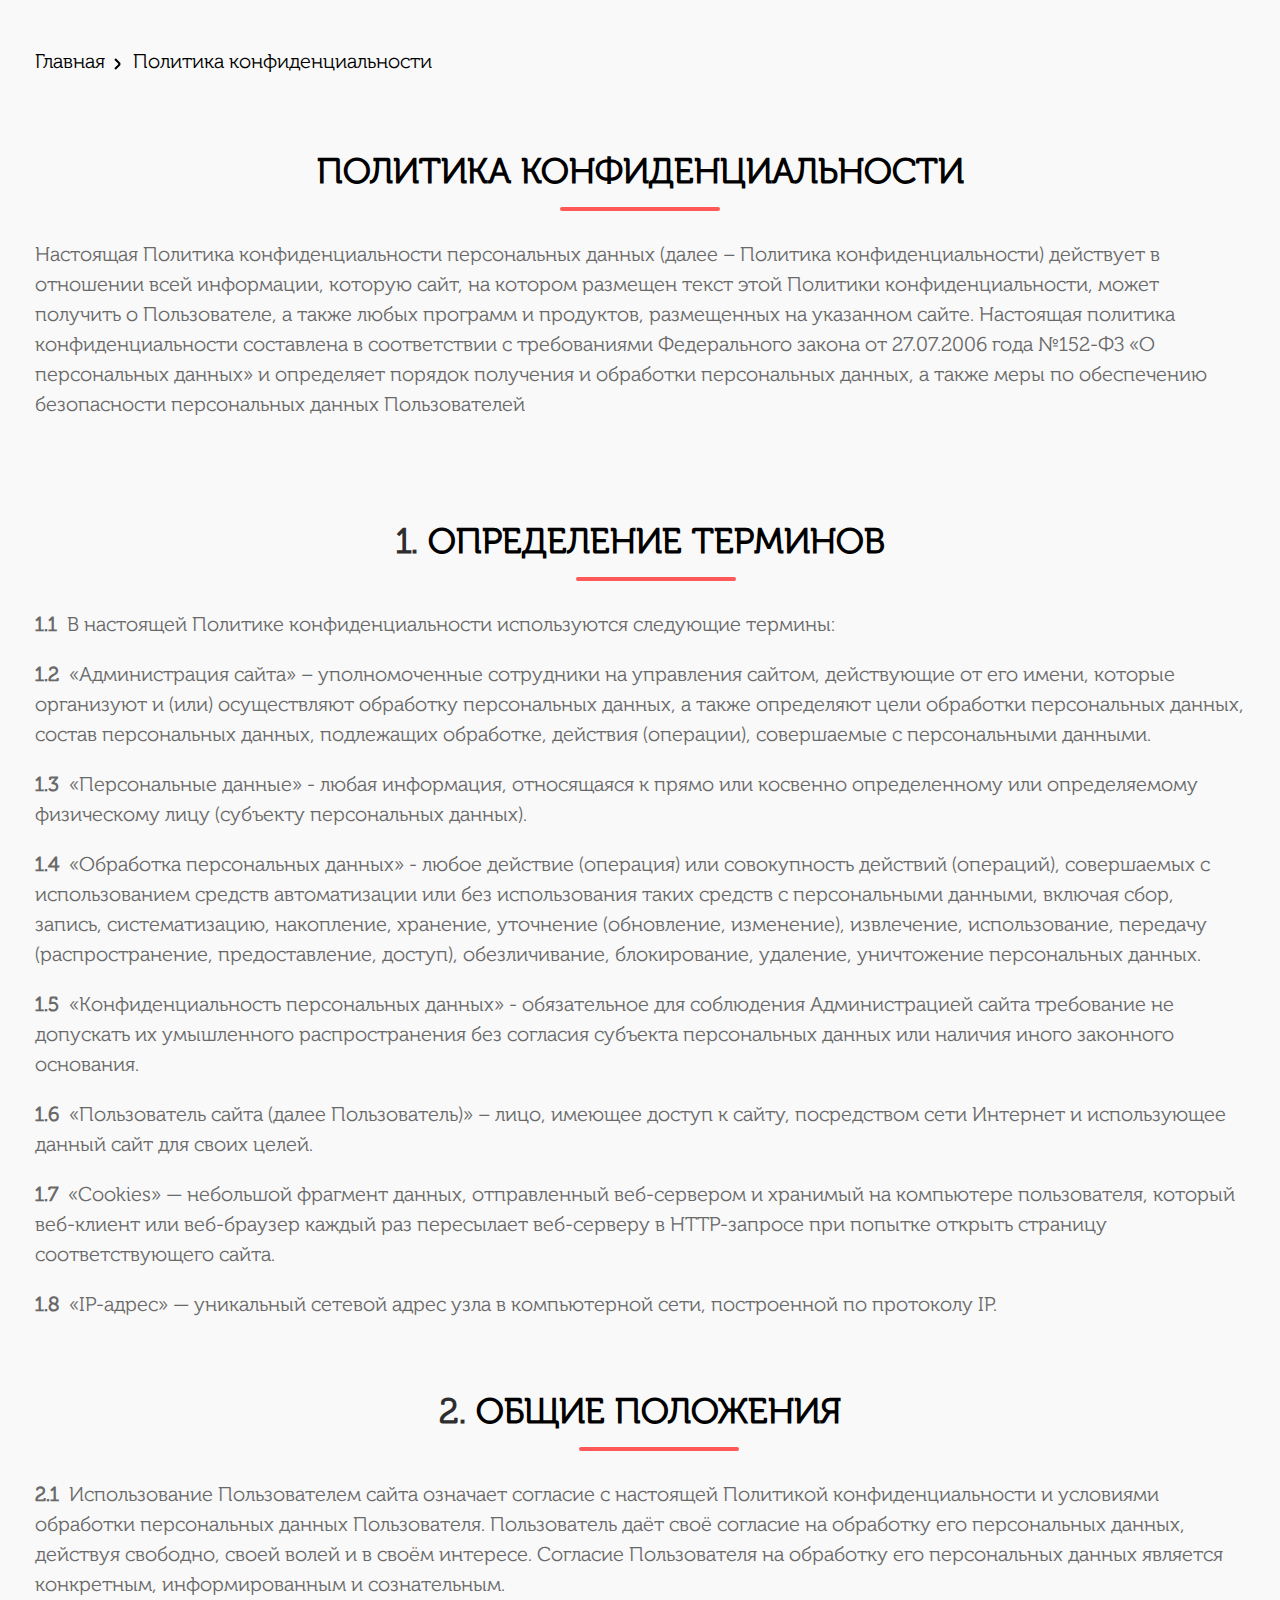
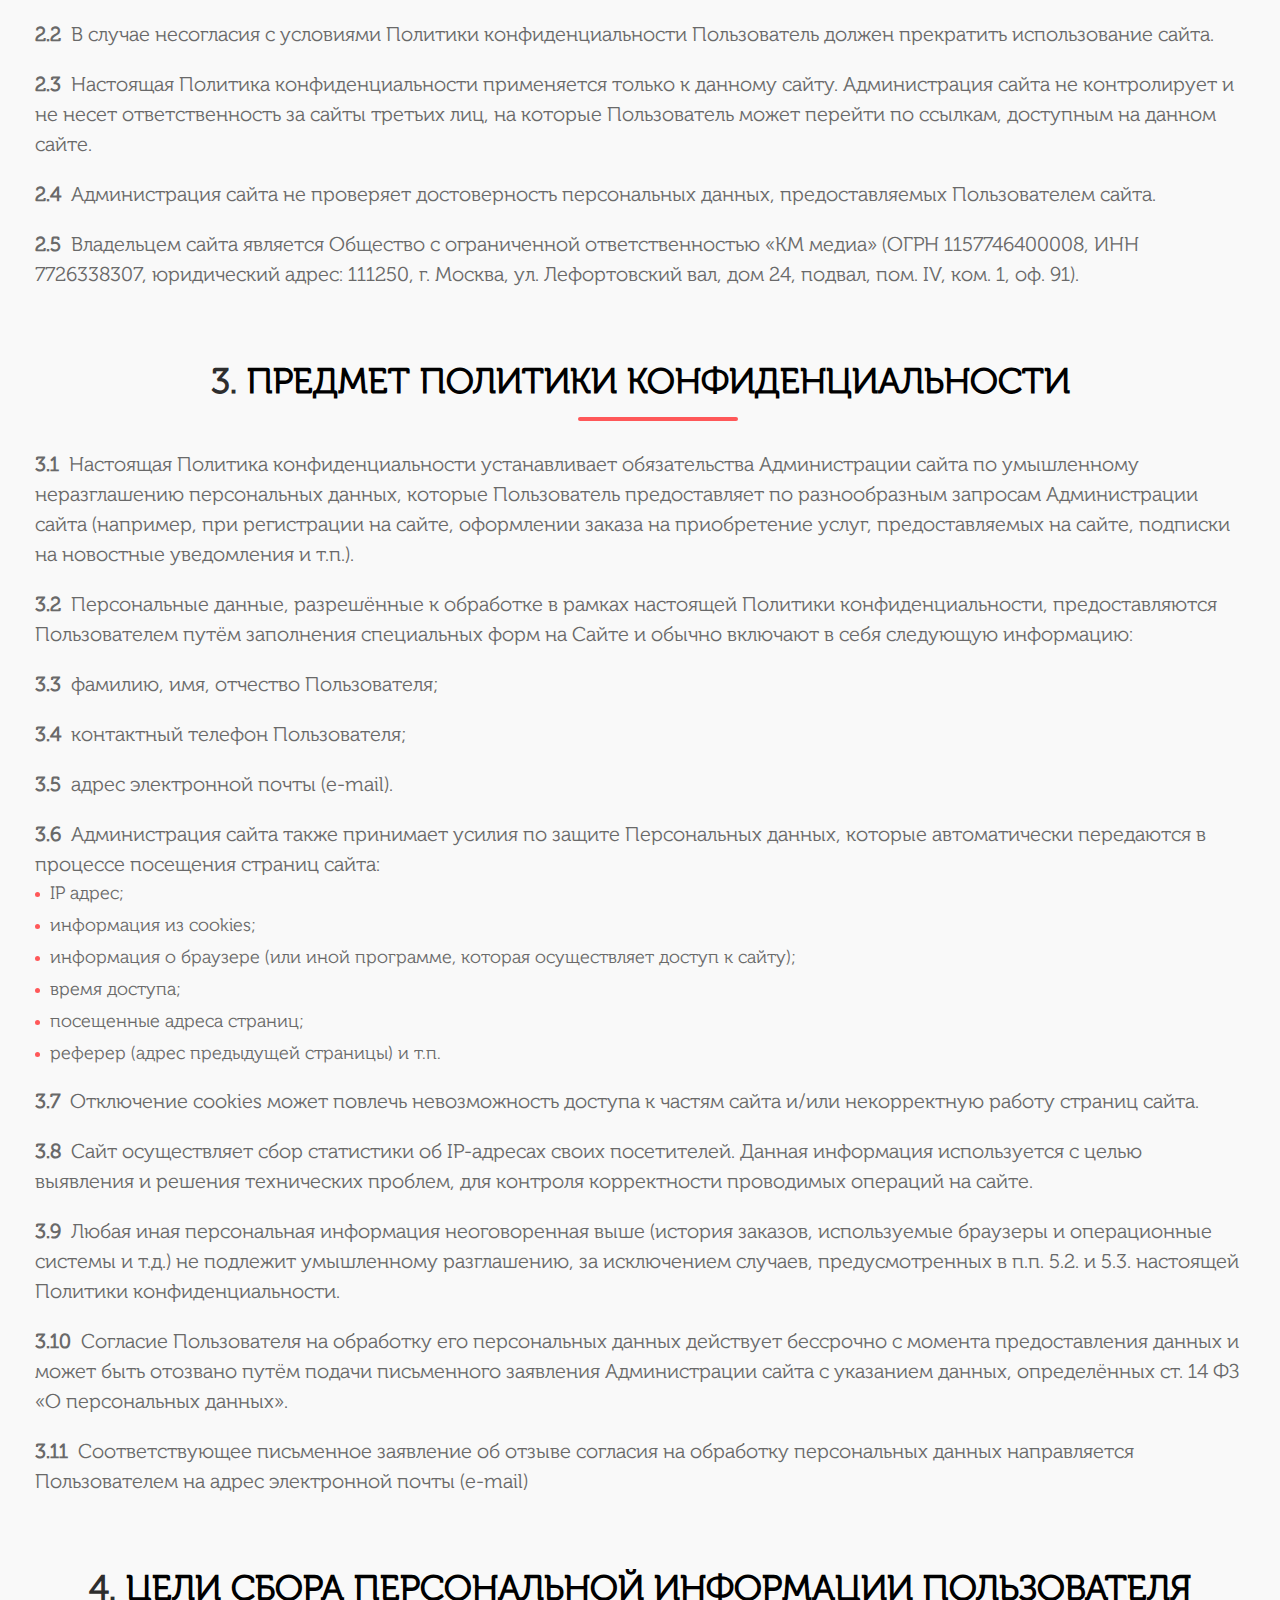
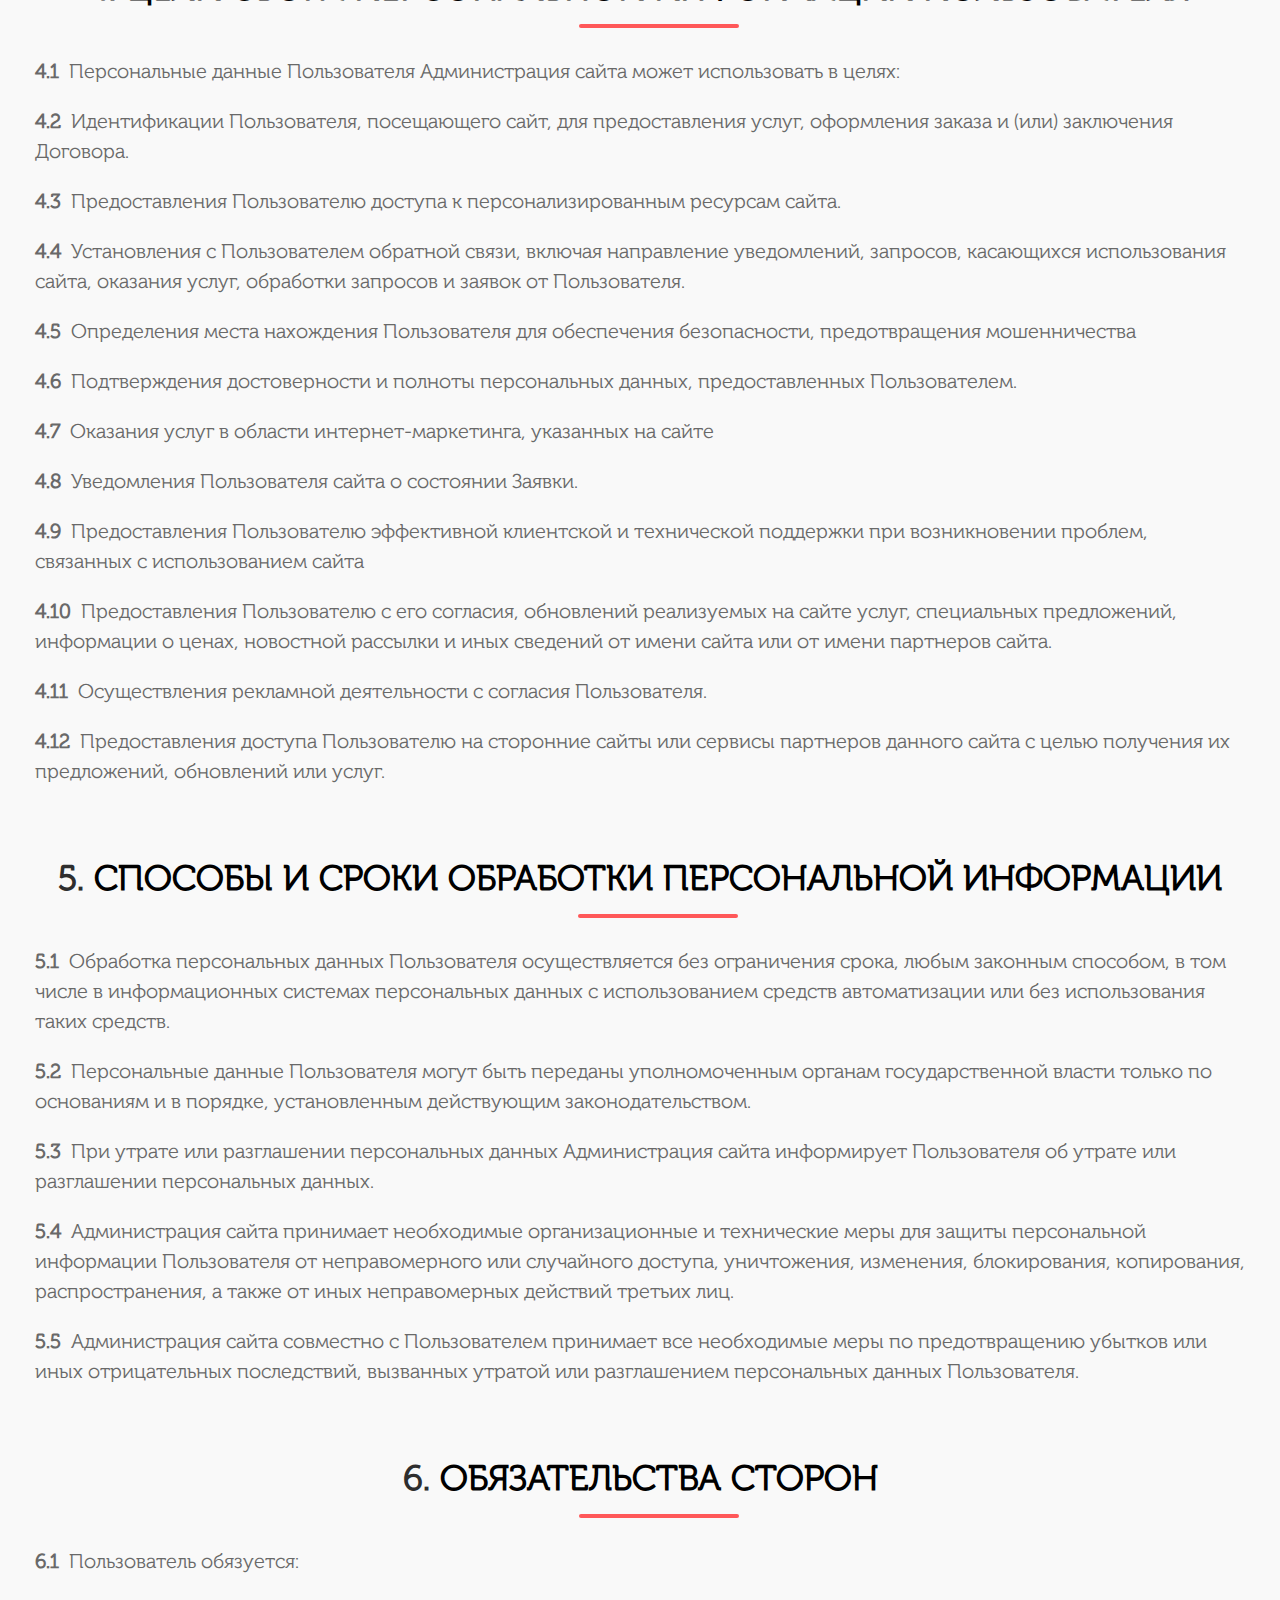
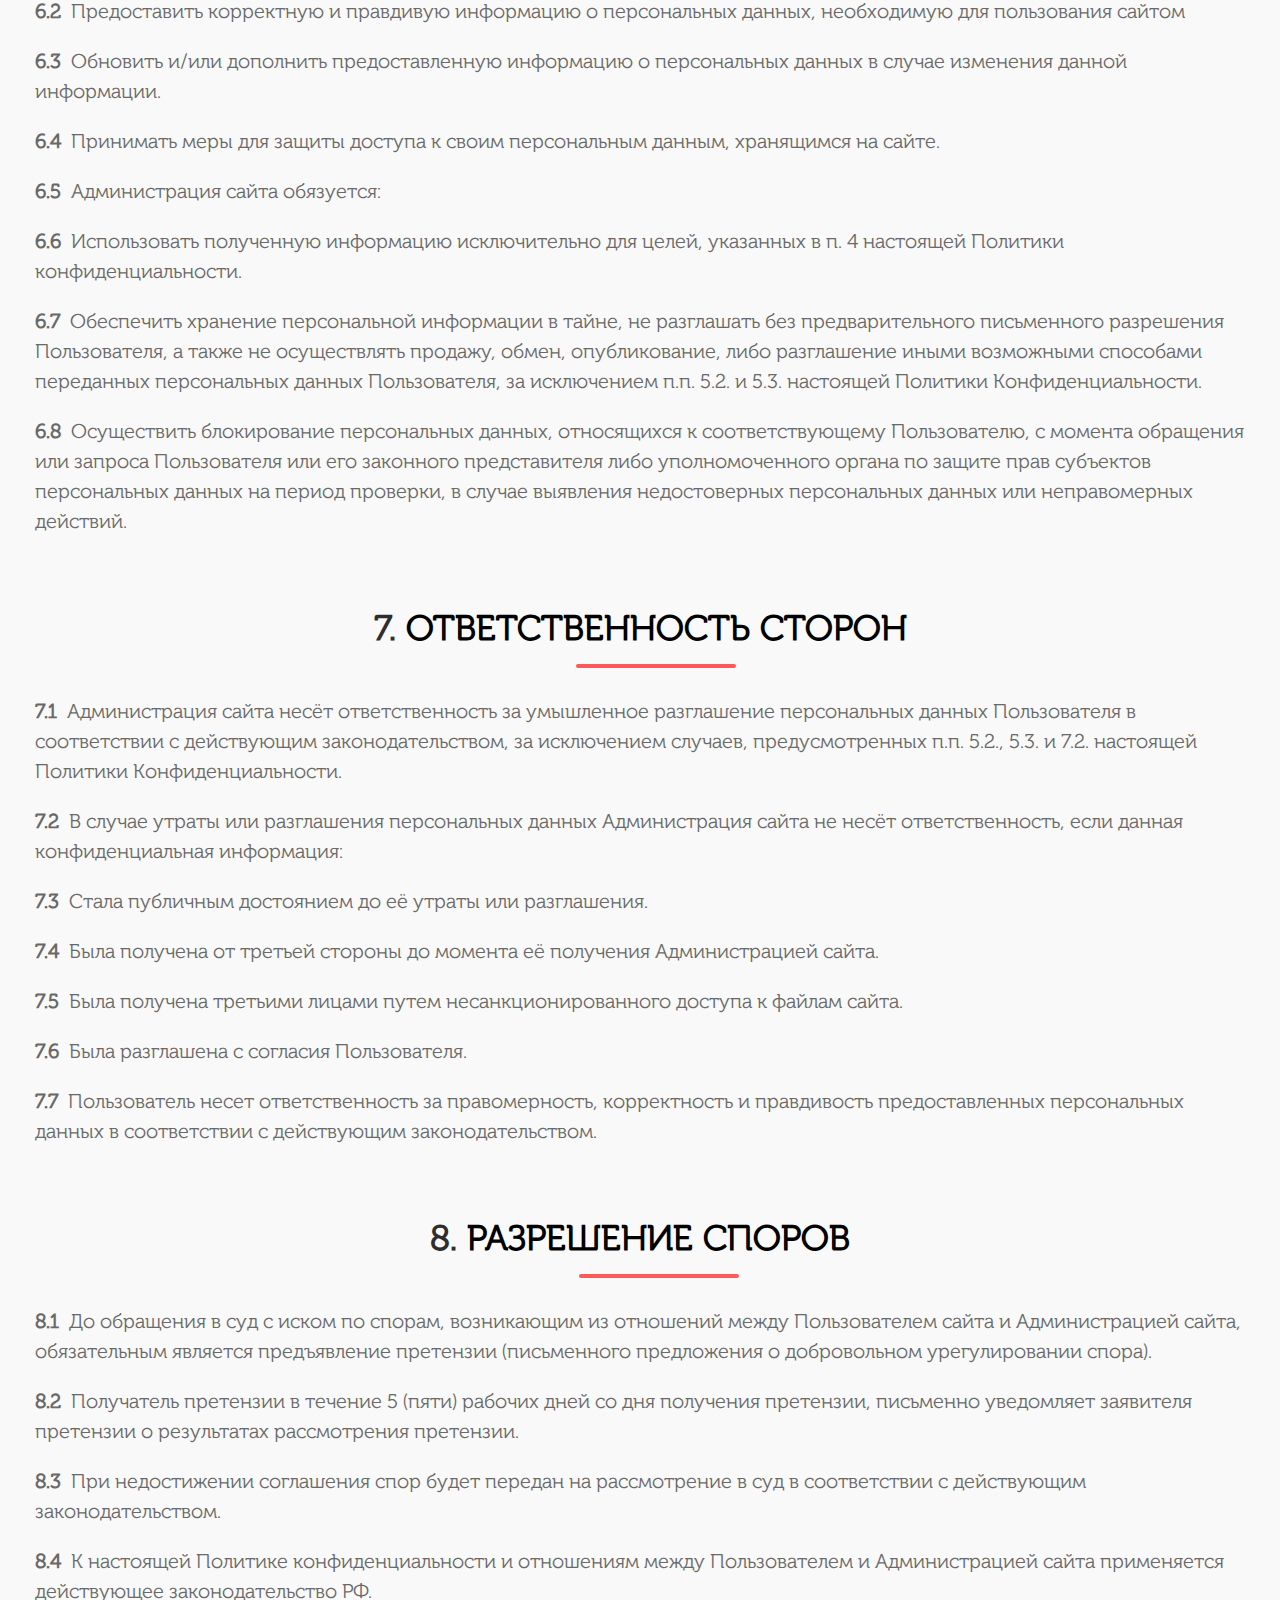
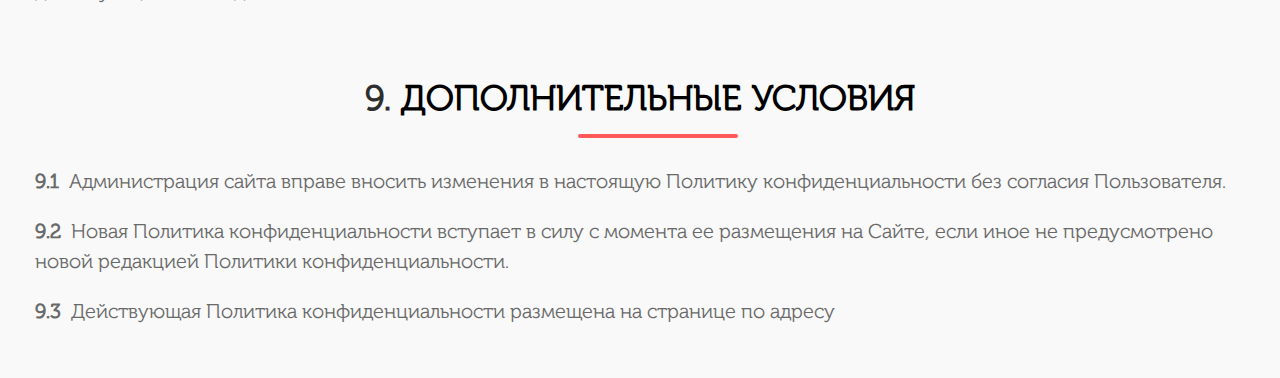
<file: policy.html>
<!DOCTYPE html>
<html lang="ru">
<head>
    <meta charset="UTF-8">
    <meta http-equiv="X-UA-Compatible" content="IE=edge">
    <meta name="viewport" content="width=device-width, initial-scale=1.0">
    <link rel="stylesheet" href="css/normalize.css">
    <link rel="stylesheet" href="css/style.css">
    <title>Политика конфиденциальности</title>
</head>
    <body>
        <div class="privacy">
            <div class="container">

                <nav class="privacy-nav">
                    <ul class="privacy-nav__list">
                        <li class="privacy-nav__item">
                            <a class="privacy-nav__link" href="index.html" aria-label="Вернутся на главную страницу">Главная</a>
                        </li>
                        <li class="privacy-nav__item">
                            <a class="disabled">Политика конфиденциальности</a>
                        </li>
                    </ul>
                </nav>

                <div class="privacy__container">
                    <h1 class="privacy__heading">ПОЛИТИКА КОНФИДЕНЦИАЛЬНОСТИ</h1>
                    <p class="privacy__text">
                        Настоящая Политика конфиденциальности персональных данных (далее – Политика конфиденциальности) действует в отношении всей информации, которую сайт, на котором размещен текст этой Политики конфиденциальности, может получить о Пользователе, а также любых программ и продуктов, размещенных на указанном сайте. Настоящая политика конфиденциальности составлена в соответствии с требованиями Федерального закона от 27.07.2006 года №152-ФЗ «О персональных данных» и определяет порядок получения и обработки персональных данных, а также меры по обеспечению безопасности персональных данных Пользователей
                    </p>
                </div>

               <ol class="privacy__list-wrapper">

                    <li class="privacy__items-wrapper">
                        <h2 class="privacy__heading">
                            ОПРЕДЕЛЕНИЕ ТЕРМИНОВ
                        </h2>
                        <ol class="privacy__list">
                            <li class="privacy__item">
                                В настоящей Политике конфиденциальности используются следующие термины:
                            </li>
                            <li class="privacy__item">
                                «Администрация сайта» – уполномоченные сотрудники на управления сайтом, действующие от его имени, которые организуют и (или) осуществляют обработку персональных данных, а также определяют цели обработки персональных данных, состав персональных данных, подлежащих обработке, действия (операции), совершаемые с персональными данными.
                            </li>
                            <li class="privacy__item">
                                «Персональные данные» - любая информация, относящаяся к прямо или косвенно определенному или определяемому физическому лицу (субъекту персональных данных).
                            </li>
                            <li class="privacy__item">
                                «Обработка персональных данных» - любое действие (операция) или совокупность действий (операций), совершаемых с использованием средств автоматизации или без использования таких средств с персональными данными, включая сбор, запись, систематизацию, накопление, хранение, уточнение (обновление, изменение), извлечение, использование, передачу (распространение, предоставление, доступ), обезличивание, блокирование, удаление, уничтожение персональных данных.
                            </li>
                            <li class="privacy__item">
                                «Конфиденциальность персональных данных» - обязательное для соблюдения Администрацией сайта требование не допускать их умышленного распространения без согласия субъекта персональных данных или наличия иного законного основания.
                            </li>
                            <li class="privacy__item">
                                «Пользователь сайта (далее Пользователь)» – лицо, имеющее доступ к сайту, посредством сети Интернет и использующее данный сайт для своих целей.
                            </li>
                            <li class="privacy__item">
                                «Cookies» — небольшой фрагмент данных, отправленный веб-сервером и хранимый на компьютере пользователя, который веб-клиент или веб-браузер каждый раз пересылает веб-серверу в HTTP-запросе при попытке открыть страницу соответствующего сайта.
                            </li>
                            <li class="privacy__item">
                                «IP-адрес» — уникальный сетевой адрес узла в компьютерной сети, построенной по протоколу IP.
                            </li>
                        </ol>
                    </li>

                    <li class="privacy__items-wrapper">
                        <h2 class="privacy__heading">
                            ОБЩИЕ ПОЛОЖЕНИЯ
                        </h2>
                        <ol class="privacy__list">
                            <li class="privacy__item">
                                Использование Пользователем сайта означает согласие с настоящей Политикой конфиденциальности и условиями обработки персональных данных Пользователя. Пользователь даёт своё согласие на обработку его персональных данных, действуя свободно, своей волей и в своём интересе. Согласие Пользователя на обработку его персональных данных является конкретным, информированным и сознательным.
                            </li>
                            <li class="privacy__item">
                                В случае несогласия с условиями Политики конфиденциальности Пользователь должен прекратить использование сайта.
                            </li>
                            <li class="privacy__item">
                                Настоящая Политика конфиденциальности применяется только к данному сайту. Администрация сайта не контролирует и не несет ответственность за сайты третьих лиц, на которые Пользователь может перейти по ссылкам, доступным на данном сайте.
                            </li>
                            <li class="privacy__item">
                                Администрация сайта не проверяет достоверность персональных данных, предоставляемых Пользователем сайта.
                            </li>
                            <li class="privacy__item">
                                Владельцем сайта является Общество с ограниченной ответственностью «КМ медиа» (ОГРН 1157746400008, ИНН 7726338307, юридический адрес: 111250, г. Москва, ул. Лефортовский вал, дом 24, подвал, пом. IV, ком. 1, оф. 91).
                            </li>
                        </ol>
                    </li>

                    <li class="privacy__items-wrapper">
                        <h2 class="privacy__heading">
                            ПРЕДМЕТ ПОЛИТИКИ КОНФИДЕНЦИАЛЬНОСТИ
                        </h2>
                        <ol class="privacy__list">
                            <li class="privacy__item">
                                Настоящая Политика конфиденциальности устанавливает обязательства Администрации сайта по умышленному неразглашению персональных данных, которые Пользователь предоставляет по разнообразным запросам Администрации сайта (например, при регистрации на сайте, оформлении заказа на приобретение услуг, предоставляемых на сайте, подписки на новостные уведомления и т.п.).
                            </li>
                            <li class="privacy__item">
                                Персональные данные, разрешённые к обработке в рамках настоящей Политики конфиденциальности, предоставляются Пользователем путём заполнения специальных форм на Сайте и обычно включают в себя следующую информацию:
                            </li>
                            <li class="privacy__item">
                                фамилию, имя, отчество Пользователя;
                            </li>
                            <li class="privacy__item">
                                контактный телефон Пользователя;
                            </li>
                            <li class="privacy__item">
                                адрес электронной почты (e-mail).
                            </li>
                            <li class="privacy__item">
                                Администрация сайта также принимает усилия по защите Персональных данных, которые автоматически передаются в процессе посещения страниц сайта:
                                <ul class="privacy__item-list">
                                    <li class="privacy__item-item">
                                        IP адрес;
                                    </li>
                                    <li class="privacy__item-item">
                                        информация из cookies;
                                    </li>
                                    <li class="privacy__item-item">
                                        информация о браузере (или иной программе, которая осуществляет доступ к сайту);
                                    </li>
                                    <li class="privacy__item-item">
                                        время доступа;
                                    </li>
                                    <li class="privacy__item-item">
                                        посещенные адреса страниц;
                                    </li>
                                    <li class="privacy__item-item">
                                        реферер (адрес предыдущей страницы) и т.п.
                                    </li>
                                </ul>
                            </li>
                            <li class="privacy__item">
                                Отключение cookies может повлечь невозможность доступа к частям сайта и/или некорректную работу страниц сайта.
                            </li>
                            <li class="privacy__item">
                                Сайт осуществляет сбор статистики об IP-адресах своих посетителей. Данная информация используется с целью выявления и решения технических проблем, для контроля корректности проводимых операций на сайте.
                            </li>
                            <li class="privacy__item">
                                Любая иная персональная информация неоговоренная выше (история заказов, используемые браузеры и операционные системы и т.д.) не подлежит умышленному разглашению, за исключением случаев, предусмотренных в п.п. 5.2. и 5.3. настоящей Политики конфиденциальности.
                            </li>
                            <li class="privacy__item">
                                Согласие Пользователя на обработку его персональных данных действует бессрочно с момента предоставления данных и может быть отозвано путём подачи письменного заявления Администрации сайта с указанием данных, определённых ст. 14 ФЗ «О персональных данных».
                            </li>
                            <li class="privacy__item">
                                Соответствующее письменное заявление об отзыве согласия на обработку персональных данных направляется Пользователем на адрес электронной почты (e-mail)
                            </li>
                        </ol>
                    </li>

                    <li class="privacy__items-wrapper">
                        <h2 class="privacy__heading">
                            ЦЕЛИ СБОРА ПЕРСОНАЛЬНОЙ ИНФОРМАЦИИ ПОЛЬЗОВАТЕЛЯ
                        </h2>
                        <ol class="privacy__list">
                            <li class="privacy__item">
                                Персональные данные Пользователя Администрация сайта может использовать в целях:
                            </li>
                            <li class="privacy__item">
                                Идентификации Пользователя, посещающего сайт, для предоставления услуг, оформления заказа и (или) заключения Договора.
                            </li>
                            <li class="privacy__item">
                                Предоставления Пользователю доступа к персонализированным ресурсам сайта.
                            </li>
                            <li class="privacy__item">
                                Установления с Пользователем обратной связи, включая направление уведомлений, запросов, касающихся использования сайта, оказания услуг, обработки запросов и заявок от Пользователя.
                            </li>
                            <li class="privacy__item">
                                Определения места нахождения Пользователя для обеспечения безопасности, предотвращения мошенничества
                            </li>
                            <li class="privacy__item">
                                Подтверждения достоверности и полноты персональных данных, предоставленных Пользователем.
                            </li>
                            <li class="privacy__item">
                                Оказания услуг в области интернет-маркетинга, указанных на сайте
                            </li>
                            <li class="privacy__item">
                                Уведомления Пользователя сайта о состоянии Заявки.
                            </li>
                            <li class="privacy__item">
                                Предоставления Пользователю эффективной клиентской и технической поддержки при возникновении проблем, связанных с использованием сайта
                            </li>
                            <li class="privacy__item">
                                Предоставления Пользователю с его согласия, обновлений реализуемых на сайте услуг, специальных предложений, информации о ценах, новостной рассылки и иных сведений от имени сайта или от имени партнеров сайта.
                            </li>
                            <li class="privacy__item">
                                Осуществления рекламной деятельности с согласия Пользователя.
                            </li>
                            <li class="privacy__item">
                                Предоставления доступа Пользователю на сторонние сайты или сервисы партнеров данного сайта с целью получения их предложений, обновлений или услуг.
                            </li>
                        </ol>
                    </li>

                    <li class="privacy__items-wrapper">
                        <h2 class="privacy__heading">
                            СПОСОБЫ И СРОКИ ОБРАБОТКИ ПЕРСОНАЛЬНОЙ ИНФОРМАЦИИ
                        </h2>
                        <ol class="privacy__list">
                            <li class="privacy__item">
                                Обработка персональных данных Пользователя осуществляется без ограничения срока, любым законным способом, в том числе в информационных системах персональных данных с использованием средств автоматизации или без использования таких средств.
                            </li>
                            <li class="privacy__item">
                                Персональные данные Пользователя могут быть переданы уполномоченным органам государственной власти только по основаниям и в порядке, установленным действующим законодательством.
                            </li>
                            <li class="privacy__item">
                                При утрате или разглашении персональных данных Администрация сайта информирует Пользователя об утрате или разглашении персональных данных.
                            </li>
                            <li class="privacy__item">
                                Администрация сайта принимает необходимые организационные и технические меры для защиты персональной информации Пользователя от неправомерного или случайного доступа, уничтожения, изменения, блокирования, копирования, распространения, а также от иных неправомерных действий третьих лиц.
                            </li>
                            <li class="privacy__item">
                                Администрация сайта совместно с Пользователем принимает все необходимые меры по предотвращению убытков или иных отрицательных последствий, вызванных утратой или разглашением персональных данных Пользователя.
                            </li>
                        </ol>
                    </li>

                    <li class="privacy__items-wrapper">
                        <h2 class="privacy__heading">
                            ОБЯЗАТЕЛЬСТВА СТОРОН
                        </h2>
                        <ol class="privacy__list">
                            <li class="privacy__item">
                                Пользователь обязуется:
                            </li>
                            <li class="privacy__item">
                                Предоставить корректную и правдивую информацию о персональных данных, необходимую для пользования сайтом
                            </li>
                            <li class="privacy__item">
                                Обновить и/или дополнить предоставленную информацию о персональных данных в случае изменения данной информации.
                            </li>
                            <li class="privacy__item">
                                Принимать меры для защиты доступа к своим персональным данным, хранящимся на сайте.
                            </li>
                            <li class="privacy__item">
                                Администрация сайта обязуется:
                            </li>
                            <li class="privacy__item">
                                Использовать полученную информацию исключительно для целей, указанных в п. 4 настоящей Политики конфиденциальности.
                            </li>
                            <li class="privacy__item">
                                Обеспечить хранение персональной информации в тайне, не разглашать без предварительного письменного разрешения Пользователя, а также не осуществлять продажу, обмен, опубликование, либо разглашение иными возможными способами переданных персональных данных Пользователя, за исключением п.п. 5.2. и 5.3. настоящей Политики Конфиденциальности.
                            </li>
                            <li class="privacy__item">
                                Осуществить блокирование персональных данных, относящихся к соответствующему Пользователю, с момента обращения или запроса Пользователя или его законного представителя либо уполномоченного органа по защите прав субъектов персональных данных на период проверки, в случае выявления недостоверных персональных данных или неправомерных действий.
                            </li>
                        </ol>
                    </li>

                    <li class="privacy__items-wrapper">
                        <h2 class="privacy__heading">
                            ОТВЕТСТВЕННОСТЬ СТОРОН
                        </h2>
                        <ol class="privacy__list">
                            <li class="privacy__item">
                                Администрация сайта несёт ответственность за умышленное разглашение персональных данных Пользователя в соответствии с действующим законодательством, за исключением случаев, предусмотренных п.п. 5.2., 5.3. и 7.2. настоящей Политики Конфиденциальности.
                            </li>
                            <li class="privacy__item">
                                В случае утраты или разглашения персональных данных Администрация сайта не несёт ответственность, если данная конфиденциальная информация:
                            </li>
                            <li class="privacy__item">
                                Стала публичным достоянием до её утраты или разглашения.
                            </li>
                            <li class="privacy__item">
                                Была получена от третьей стороны до момента её получения Администрацией сайта.
                            </li>
                            <li class="privacy__item">
                                Была получена третьими лицами путем несанкционированного доступа к файлам сайта.
                            </li>
                            <li class="privacy__item">
                                Была разглашена с согласия Пользователя.
                            </li>
                            <li class="privacy__item">
                                Пользователь несет ответственность за правомерность, корректность и правдивость предоставленных персональных данных в соответствии с действующим законодательством.
                            </li>
                        </ol>
                    </li>

                    <li class="privacy__items-wrapper">
                        <h2 class="privacy__heading">
                            РАЗРЕШЕНИЕ СПОРОВ
                        </h2>
                        <ol class="privacy__list">
                            <li class="privacy__item">
                                До обращения в суд с иском по спорам, возникающим из отношений между Пользователем сайта и Администрацией сайта, обязательным является предъявление претензии (письменного предложения о добровольном урегулировании спора).
                            </li>
                            <li class="privacy__item">
                                Получатель претензии в течение 5 (пяти) рабочих дней со дня получения претензии, письменно уведомляет заявителя претензии о результатах рассмотрения претензии.
                            </li>
                            <li class="privacy__item">
                                При недостижении соглашения спор будет передан на рассмотрение в суд в соответствии с действующим законодательством.
                            </li>
                            <li class="privacy__item">
                                К настоящей Политике конфиденциальности и отношениям между Пользователем и Администрацией сайта применяется действующее законодательство РФ.
                            </li>
                        </ol>
                    </li>

                    <li class="privacy__items-wrapper">
                        <h2 class="privacy__heading">
                            ДОПОЛНИТЕЛЬНЫЕ УСЛОВИЯ
                        </h2>
                        <ol class="privacy__list">
                            <li class="privacy__item">
                                Администрация сайта вправе вносить изменения в настоящую Политику конфиденциальности без согласия Пользователя.
                            </li>
                            <li class="privacy__item">
                                Новая Политика конфиденциальности вступает в силу с момента ее размещения на Сайте, если иное не предусмотрено новой редакцией Политики конфиденциальности.
                            </li>
                            <li class="privacy__item">
                                Действующая Политика конфиденциальности размещена на странице по адресу
                            </li>
                        </ol>
                    </li>

                    

               </ol>


                
            </div>
        </div>
    </body>
</html>
</file>
<file: css/style.css>
@font-face{
    font-family: 'Museo Cyrl';
    font-style: normal;
    font-display: swap;
    src: url(../fonts/MuseoCyrl300.woff2) format('woff2'),
         url(../fonts/MuseoCyrl300.woff) format('woff'),
         url(../fonts/MuseoCyrl500.woff2) format('woff2'),
         url(../fonts/MuseoCyrl500.woff) format('woff'),
         url(../fonts/MuseoCyrl700.woff2) format('woff2'),
         url(../fonts/MuseoCyrl700.woff) format('woff');
}

html,
body {
    -webkit-box-sizing: border-box;
            box-sizing: border-box;
    width: 100%;
    height: 100%;
    min-height: 100%;
    scroll-behavior: smooth;
  }

*,
*:before,
*:after {
    -webkit-box-sizing: inherit;
            box-sizing: inherit;
  }

body{
    font-family: 'Museo Cyrl', sans-serif;
    font-style: normal;
    font-weight: 300;
    font-size: 16px;
    line-height: 1.3;
    color: #2e2e2e;
    cursor: default;
}

.wrapper{
    display: -webkit-box;
    display: -ms-flexbox;
    display: flex;
    -webkit-box-orient: vertical;
    -webkit-box-direction: normal;
        -ms-flex-direction: column;
            flex-direction: column;
    height: 100%;
}

.main{
    -webkit-box-flex: 1;
        -ms-flex: 1 1 auto;
            flex: 1 1 auto;
}

h2{
    font-family: 'Museo Cyrl', sans-serif;
    font-weight: 700;
    font-size: 28px;
    line-height: 1.1;
    color: #000000;
}

h3{
    font-family: 'Museo Cyrl', sans-serif;
    font-weight: 700;
    font-size: 24px;
    line-height: 1.1;
    color: #000000;
}

h4{
    font-family: 'Museo Cyrl', sans-serif;
    font-weight: 700;
    font-size: 18px;
    line-height: 1.1;
}

a{
    font-family: inherit;
    color: #000000;
    display: inline-block;
    text-decoration: none;
    font-size: 16px;
}

.btn{
    padding: 15px 20px;
    width: 100%;
    max-width: 200px;
    border-radius: 90px;
    -webkit-transition: 0.3s;
    -o-transition: 0.3s;
    transition: 0.3s;
    font-size: 16px;
    font-weight: 500;
    -webkit-transition-property: all;
    -o-transition-property: all;
    transition-property: all;
    text-align: center;
    vertical-align: middle;
}

.pink-btn {
    color: #ffffff;
    background-color: rgba(255, 0, 179, 1);
    background-image: -webkit-gradient(linear, left bottom, left top, from(rgba(0, 0, 0, 0.4)), to(rgba(0, 0, 0, 0)));
    background-image: -o-linear-gradient(bottom, rgba(0, 0, 0, 0.4), rgba(0, 0, 0, 0));
    background-image: linear-gradient(to top, rgba(0, 0, 0, 0.4), rgba(0, 0, 0, 0));
}

.pink-btn:hover{
    background-color: rgba(255, 0, 179, 0.8);
}

.yellow-btn{
    color: #000000;
    background-color: rgba(255, 251, 0, 1);
    background-image: -webkit-gradient(linear, left bottom, left top, from(rgba(0, 0, 0, 0.4)), to(rgba(0, 0, 0, 0)));
    background-image: -o-linear-gradient(bottom, rgba(0, 0, 0, 0.4), rgba(0, 0, 0, 0));
    background-image: linear-gradient(to top, rgba(0, 0, 0, 0.4), rgba(0, 0, 0, 0));
}

.yellow-btn:hover{
    background-color: rgba(255, 251, 0, 0.9);
    -webkit-box-shadow: 0px 2px 5px rgba(255, 251, 0, 0.5);
            box-shadow: 0px 2px 5px rgba(255, 251, 0, 0.5);
}

.text-pink{
    color: rgb(255, 50, 102);
}

.text-yellow {
    color: rgb(245, 225, 148);
}

.list__item{
    position: relative;
}

.list__item::before{
    content: '';
    position: absolute;
    top: 7px;
    left: 0;
    width: 6px;
    height: 6px;
    border-radius: 50%;
    background-color: #fc9090;
}

.title-decor{
    position: relative;
}

.title-decor:after{
    content: '';
    position: absolute;
    bottom: -30px;
    left: 50%;
    -webkit-transform: translateX(-50%);
        -ms-transform: translateX(-50%);
            transform: translateX(-50%);
    background-image: url(../images/dance-directions/stars.png);
    background-size: contain; 
}

.item-hover{
    border-radius: 15px;
    background-color: #fff5f5;
    border: 2px solid transparent;
    -webkit-box-shadow: 0px 4px 8px rgba(0, 0, 0, 0.2);
            box-shadow: 0px 4px 8px rgba(0, 0, 0, 0.2);
    -webkit-transition: 0.3s;
    -o-transition: 0.3s;
    transition: 0.3s;
    -webkit-transition-property: all;
    -o-transition-property: all;
    transition-property: all;
    will-change: transform;
}

.item-hover:hover{
    background-color: #ffecec;
    border: 2px solid #fcc9c9;
    -webkit-box-shadow: 0px 4px 8px rgba(0, 0, 0, 0.4);
            box-shadow: 0px 4px 8px rgba(0, 0, 0, 0.4);
    -webkit-transform: translateY(-1px);
        -ms-transform: translateY(-1px);
            transform: translateY(-1px);
}

.visually-hidden {
    position: absolute;
    width: 1px;
    height: 1px;
    margin: -1px;
    border: 0;
    padding: 0;
    white-space: nowrap;
    clip-path: inset(100%);
    clip: rect(0 0 0 0);
    overflow: hidden;
}

.container{
    max-width: 1230px;
    padding: 0 10px;
    margin: 0 auto;
}

.disabled {
    cursor: default;
}

button{
    cursor: pointer;
    border: 0;
    padding: 0;
    background-color: transparent;
}

.header__inner {
    display: -webkit-box;
    display: -ms-flexbox;
    display: flex;
    -webkit-box-pack: justify;
        -ms-flex-pack: justify;
            justify-content: space-between;
    -webkit-box-align: center;
        -ms-flex-align: center;
            align-items: center;
    padding: 15px 0;
    flex-wrap: wrap;
}

.header__inner > *{
    margin: 0px 10px;
}

.header__inner > :first-child{
    margin-left: 0;
}

.header__inner > :last-child{
    margin-right: 0;
}

.logo-link {
    width: 220px;
    display: -webkit-box;
    display: -ms-flexbox;
    display: flex;
    -webkit-box-align: center;
        -ms-flex-align: center;
            align-items: center;
}

.logo-images {
    margin-right: 15px;
}

.logo-images img {
    width: 45px;
    height: 46px;
}

.logo-name {
    font-weight: 700;
}

.header__maps {
    display: -webkit-box;
    display: -ms-flexbox;
    display: flex;
    -webkit-box-align: center;
        -ms-flex-align: center;
            align-items: center;
}

.header__maps img {
    width: 18px;
    height: 24px;
}

.popup-maps {
    padding: 50px 30px 30px;
}

.popup-maps__title {
    display: block;
    font-family: 'Museo Cyrl', sans-serif;
    font-weight: 700;
    font-size: 28px;
    line-height: 1.1;
    color: #000000;
    text-align: center;
    margin-bottom: 30px;
}

.popup-maps__text {
    margin-bottom: 15px;
}

.popup-maps__text:last-child {
    margin-bottom: 0;
}

.header__maps-image {
    display: block;
    margin-right: 15px;
}

.header__phone {
    display: -webkit-box;
    display: -ms-flexbox;
    display: flex;
    -webkit-box-align: center;
        -ms-flex-align: center;
            align-items: center;
}

.header__phone-link{
    font-weight: 700;
}

.header__phone-link:hover{
    text-decoration: underline;
}

.header__phone-image {
    display: block;
    margin-right: 15px;
}

.header__phone-image img {
    width: 18px;
    height: 24px;
}

.header__callback-link{
    -webkit-box-shadow: 0px 3px 10px rgb(163, 163, 163);
            box-shadow: 0px 3px 10px rgb(163, 163, 163);
}

.header__callback-link:hover{
    -webkit-box-shadow: 0px 3px 10px rgb(102, 102, 102);
            box-shadow: 0px 3px 10px rgb(102, 102, 102);
}





.school-presentation{
    width: 100%;
    min-height: 600px;
    padding: 50px 0 20px;
    margin-bottom: 50px;
    background-size: cover;
    background-position: center;
    background-repeat: no-repeat;
    color: #ffffff;
    background-color: #400b77;
}

.school-presentation__inner {
    display: -webkit-box;
    display: -ms-flexbox;
    display: flex;
    -webkit-box-align: center;
        -ms-flex-align: center;
            align-items: center;
    -webkit-box-pack: center;
        -ms-flex-pack: center;
            justify-content: center;
}

.school-presentation__image{
    display: -webkit-box;
    display: -ms-flexbox;
    display: flex;
    -webkit-box-pack: center;
        -ms-flex-pack: center;
            justify-content: center;
    -webkit-box-align: end;
        -ms-flex-align: end;
            align-items: flex-end;
    max-width: 400px;
    margin-right: 15px;
}

.school-presentation__image img{
    width: 100%;
}

.school-presentation__info {
    width: 100%;
    max-width: 560px;
}

.school-presentation__text {
    font-size: 30px;
    line-height: 1.4;
    font-weight: 700;
    margin-bottom: 30px;
}

.school-presentation__text .text-yellow{
    font-size: 35px;
}

.school-presentation__button {
    display: -webkit-box;
    display: -ms-flexbox;
    display: flex;
    -webkit-box-align: center;
        -ms-flex-align: center;
            align-items: center;
    margin-bottom: 40px;
}

.school-presentation__trial{
    position: relative;
}

.school-presentation__trial img{
    position: absolute;
    top: 50%;
    right: -55px;
    -webkit-transform: translateY(-50%);
        -ms-transform: translateY(-50%);
            transform: translateY(-50%);
    width: 95px;
    height: 75px;
}

.school-presentation__directions{
    color: rgba(255, 251, 0, 1);
    border: 1px solid rgba(255, 251, 0, 1);
    background-image: -webkit-gradient(linear, left bottom, left top, from(rgba(0, 0, 0, 0.4)), to(rgba(0, 0, 0, 0)));
    background-image: -o-linear-gradient(bottom, rgba(0, 0, 0, 0.4), rgba(0, 0, 0, 0));
    background-image: linear-gradient(to top, rgba(0, 0, 0, 0.4), rgba(0, 0, 0, 0));
    margin-left: 65px;
}

.school-presentation__directions:hover{
    color: #000000;
    background-color: rgba(255, 251, 0, 1);
    -webkit-box-shadow: 0px 2px 7px rgba(255, 251, 0, 0.5);
            box-shadow: 0px 2px 7px rgba(255, 251, 0, 0.5);
}

.school-presentation__list {
    display: -webkit-box;
    display: -ms-flexbox;
    display: flex;
    -ms-flex-wrap: wrap;
        flex-wrap: wrap;
    margin-bottom: -25px;
}

.school-presentation__item {
    width: 50%;
    position: relative;
    padding-left: 35px;
    padding-right: 20px;
    margin-bottom: 25px;
}

.school-presentation__item::before{
    content: '';
    position: absolute;
    top: 5px;
    left: 0;
    background-image: url(../images/school-presentation/lightning.webp);
    width: 21px;
    height: 32px;
}




.video-preview {
    background: url(../images/video-preview/cap.png) 0% 0%, url(../images/video-preview/circle.png) 90% 15%, url(../images/video-preview/running.png) 90% 100%, url(../images/video-preview/triangle.png) 10% 50%;
    background-repeat: no-repeat;
    background-size: 250px;
    padding-bottom: 100px;
    margin-bottom: 20px;
}

.video-preview__title {
    text-align: center;
    margin-bottom: 10px;
}

.video-preview__inner {
    display: -webkit-box;
    display: -ms-flexbox;
    display: flex;
    -webkit-box-pack: center;
        -ms-flex-pack: center;
            justify-content: center;
    padding: 20px 0 50px;
}


.video-preview__image {
    position: relative;
    z-index: 2;
    max-width: 760px;
    margin: 0 15px;
}

.video-preview__image img{
    border-radius: 200px;
}

.video-preview__bg{
    display: block;
    -o-object-fit: cover;
       object-fit: cover;
    width: 100%;
    height: 100%;
    max-height: 410px;
}

.video-preview__link{
    position: absolute;
    top: 50%;
    left: 50%;
    -webkit-transform: translate(-50%, -50%);
        -ms-transform: translate(-50%, -50%);
            transform: translate(-50%, -50%);
}

.video-preview__link img{
    -webkit-transition: 0.5s;
    -o-transition: 0.5s;
    transition: 0.5s;
    -webkit-transition-property: all;
    -o-transition-property: all;
    transition-property: all;
    width: 120px;
    height: 120px;
}

.video-preview__link img:hover{
    -webkit-transform: scale(1.30);
        -ms-transform: scale(1.30);
            transform: scale(1.30);
}

.video-preview__popup{
    width: 100%;
    height: 350px;
    margin: auto;
}

.video-preview__iframe{
    width: 100%;
    height: 350px;
    border-width: 0px;
}




.better-conditions {
    background: url(../images/better-conditions/star.png) 0% 20% / 200px, url(../images/background/better-conditions_bg.png) 100% 100% / 100%, url(../images/better-conditions/circle.png) 100% 100% / 300px;
    background-repeat: no-repeat;
    margin-bottom: 50px;
}

.better-conditions__inner {
    display: -webkit-box;
    display: -ms-flexbox;
    display: flex;
    -webkit-box-pack: center;
        -ms-flex-pack: center;
            justify-content: center;
    -webkit-box-align: center;
        -ms-flex-align: center;
            align-items: center;
    width: 100%;
    height: 100%;
}

.better-conditions__info {
    width: 100%;
    max-width: 400px;
    margin-right: 10px;
}

.better-conditions__title {
    margin-bottom: 25px;
}

.better-conditions__item {
    padding-left: 20px;
    margin-bottom: 15px;
    position: relative;
}

.better-conditions__item:last-child{
    margin-bottom: 0;
}

.better-conditions__span {
    font-weight: 700;
}

.better-conditions__image {
    width: 100%;
    max-width: 280px;
    position: relative;
    z-index: -1;
}

.better-conditions__image img{
    display: block;
    -o-object-fit: contain;
       object-fit: contain;
    width: 100%;
    height: 100%;
    max-height: 480px;
}



.dance-directions {
    margin-bottom: 50px;
}

.dance-directions__title {
    text-align: center;
    margin-bottom: 60px;
}

.dance-directions .title-decor:after{
    width: 95px;
    height: 15px;
}

.dance-directions__inner {
    display: -ms-grid;
    display: grid;
    justify-items: stretch;
    grid-template-columns: repeat(auto-fill, minmax(280px, auto));
    width: 100%;
    grid-gap: 20px;
}

.dance-directions__wrapper{
    display: -webkit-box;
    display: -ms-flexbox;
    display: flex;
    -webkit-box-align: stretch;
        -ms-flex-align: stretch;
            align-items: stretch;
}

.dance-directions__item {
    position: relative;
    z-index: 1;
    display: flex;
    flex-direction: column;
    align-items: inherit;
    width: 100%;
    border-radius: 20px;
    background-color: #fcf5f5;
    -webkit-transition: 0.5s;
    -o-transition: 0.5s;
    transition: 0.5s;
    -webkit-transition-property: all;
    -o-transition-property: all;
    transition-property: all;
    border: 2px solid transparent;
    -webkit-box-shadow: 0px 8px 10px rgba(233, 233, 233, 1);
            box-shadow: 0px 8px 10px rgba(233, 233, 233, 1);
    will-change: transform;
}

.dance-directions__item:hover{
    -webkit-transform: scale(1.05);
        -ms-transform: scale(1.05);
            transform: scale(1.05);
    z-index: 2;
    border: 2px solid #fcd2d2;
    -webkit-box-shadow: 0px 8px 10px rgb(207, 207, 207);
            box-shadow: 0px 8px 10px rgb(207, 207, 207);
}

.dance-directions__image {
    display: block;
    position: relative;
    border-radius: 20px;  
}

.dance-directions__image img {
    display: block;
    -o-object-fit: cover;
       object-fit: cover;
    width: 100%;
    height: 100%;
    max-height: 169px;
    border-radius: 18px 18px 0 0;  
}

.dance-directions__info {
    display: block;
    text-align: center;
    padding: 15px;
}

.dance-directions__text {
    font-size: 20px;
    font-weight: 700;
}

.dance-directions__span{
    display: inline-block;
    margin-top: 5px;
}




.classes {
    margin-bottom: 80px;
}

.classes__title {
    text-align: center;
    margin-bottom: 30px;
}

.classes__inner{
    padding: 0 110px;
}

.classes__slider {
    max-width: 760px;
    height: 100%;
    margin: auto;
    position: relative;
}

.slick-arrow{
    cursor: pointer;
    position: absolute;
    z-index: 5;
    font-size: 0px;
    width: 50px;
    height: 50px;
    background-color: #fcd2d2;
    border: 2px solid transparent;
    border-radius: 50%;
    -webkit-transition: 0.3s;
    -o-transition: 0.3s;
    transition: 0.3s;
    -webkit-transition-property: all;
    -o-transition-property: all;
    transition-property: all;
    -webkit-box-shadow: 0px 4px 10px rgba(0, 0, 0, 0.2);
            box-shadow: 0px 4px 10px rgba(0, 0, 0, 0.2);
}

.slick-arrow:hover{
    background-color: #ffdada;
    border: 2px solid #fc9090;
    -webkit-box-shadow: 0px 4px 10px rgba(0, 0, 0, 0.4);
            box-shadow: 0px 4px 10px rgba(0, 0, 0, 0.4);
}

.slick-arrow:active{
    background-color: #ffe7e7;
    border: 2px solid #fc9090;
}

.slick-prev{
    top: 50%;
    left: -100px;
    -webkit-transform: translateY(-50%);
        -ms-transform: translateY(-50%);
            transform: translateY(-50%);
    position: absolute;
}

.slick-prev:before,
.slick-prev:after{
    content: '';
    width: 20px;
    height: 2px;
    background-color: #fc9090;
    position: absolute;
    top: 50%;
    left: 15px;
    -webkit-transform-origin: left;
        -ms-transform-origin: left;
            transform-origin: left;
    -webkit-transition: 0.3s;
    -o-transition: 0.3s;
    transition: 0.3s;
    -webkit-transition-property: all;
    -o-transition-property: all;
    transition-property: all;
    will-change: left;
}

.slick-prev:hover:before,
.slick-prev:hover:after{
    left: 12px;
}

.slick-prev:active:before,
.slick-prev:active:after{
    left: 8px;
}

.slick-prev:before{
    -webkit-transform: rotate(45deg);
        -ms-transform: rotate(45deg);
            transform: rotate(45deg);
}

.slick-prev:after{
    -webkit-transform: rotate(-45deg);
        -ms-transform: rotate(-45deg);
            transform: rotate(-45deg);
}


.slick-next{
    top: 50%;
    right: -100px;
    -webkit-transform: translateY(-50%);
        -ms-transform: translateY(-50%);
            transform: translateY(-50%);
    position: absolute;
}

.slick-next:before,
.slick-next:after{
    content: '';
    width: 20px;
    height: 2px;
    background-color: #fc9090;
    position: absolute;
    top: 50%;
    right: 15px;
    -webkit-transform-origin: right;
        -ms-transform-origin: right;
            transform-origin: right;
    -webkit-transition: 0.3s;
    -o-transition: 0.3s;
    transition: 0.3s;
    -webkit-transition-property: all;
    -o-transition-property: all;
    transition-property: all;
    will-change: right;
}

.slick-next:hover:before,
.slick-next:hover:after{
    right: 12px;
}

.slick-next:active:before,
.slick-next:active:after{
    right: 8px;
}

.slick-next:before{
    -webkit-transform: rotate(45deg);
        -ms-transform: rotate(45deg);
            transform: rotate(45deg);
}

.slick-next:after{
    -webkit-transform: rotate(-45deg);
        -ms-transform: rotate(-45deg);
            transform: rotate(-45deg);
}

.classes__image img{
    display: block;
    width: 100%;
    height: 100%;
    max-height: 462px;
    -o-object-fit: cover;
       object-fit: cover;
    border-radius: 40px;
}

.classes .slick-track .slick-slide{
    display: -webkit-box;
    display: -ms-flexbox;
    display: flex;
    height: auto;
    max-height: 462px;
}



.about-school {
    background-image:  url(../images/background/about-school_bg.jpg);
    background-size: cover;
    background-repeat: no-repeat;
    background-position: 60% 0%;
    padding: 50px 0;
    position: relative;
    margin-bottom: 30px;
}

.about-school:before {
    content: '';
    position: absolute;
    inset: 0;
    background-color: #400b77;
    z-index: -1;
    margin: 80px 0;
}

.about-school__wrapper {
    margin-top: 70px;
    margin-bottom: 70px;
    max-width: 700px;
}

.about-school__title {
    text-align: center;
    margin-bottom: 20px;
}

.about-school__inner {
    display: -ms-grid;
    display: grid;
    justify-items: stretch;
    grid-template-columns: repeat(auto-fill, minmax(220px, auto));
    grid-gap: 20px;
}

.about-school__item {
    width: 100%;
    height: 100%;
    font-weight: 300;
    text-align: center;
    color: #ffffff;
}

.about-school__image{
    width: 100%;
    max-height: 152px;
    margin-bottom: 5px;
}

.about-school__image img{
    display: block;
    -o-object-fit: cover;
       object-fit: cover;
    width: 100%;
    height: 100%;
    max-height: 152px;
    border-radius: 40px;
}





.timetable-classes {
    margin-bottom: 50px;
}

.timetable-classes .title-decor:after{
    width: 95px;
    height: 15px;
}

.timetable-classes__title {
    text-align: center;
    margin-bottom: 60px;
}

.timetable-classes__link {
    display: block;
    max-width: 235px;
    margin: auto;
}




.pass-classes {
    background-color: #fff9f9;
    margin-bottom: 50px;
    padding: 30px 0;
}

.pass-classes__title {
    text-align: center;
    margin-bottom: 30px;
}

.pass-classes__inner {
    display: -webkit-box;
    display: -ms-flexbox;
    display: flex;
    -ms-flex-wrap: wrap;
        flex-wrap: wrap;
    -webkit-box-pack: center;
        -ms-flex-pack: center;
            justify-content: center;
    margin-bottom: -15px;
}

.pass-classes__wrapper {
    padding: 15px;
}

.pass-classes__item {
    width: 100%;
    max-width: 271px;
    height: 100%;
    min-height: 400px;
    border-radius: 20px;
    background-color: #fff;
    background-position: center 120%;
    background-repeat: no-repeat;
    -webkit-box-shadow: 0px 4px 10px rgba(0, 0, 0, 0.2);
            box-shadow: 0px 4px 10px rgba(0, 0, 0, 0.2);
}

.pass-classes__info {
    padding: 20px;
}

.pass-classes__header{
    margin-bottom: 10px;
    display: -webkit-box;
    display: -ms-flexbox;
    display: flex;
    -webkit-box-align: center;
        -ms-flex-align: center;
            align-items: center;
    -webkit-box-pack: justify;
        -ms-flex-pack: justify;
            justify-content: space-between;
}

.pass-classes__text {
    font-size: 14px;
}

.classes__text{
    margin-bottom: 10px;
}

.pass-classes__list {
    margin-top: 10px;
    margin-bottom: 10px;
}

.pass-classes__list-item {
    font-size: 13px;
    margin-bottom: 5px;
    padding-left: 10px;
    position: relative;
}

.pass-classes__list-item:last-child{
    margin-bottom: 0;
}

.pass-classes__link{
    display: block;
    margin: 30px auto 0px;
}

.pass-classes__image img {
    width: 55px;
    height: 46px;
}



.school-teacher {
    background: url(../images/school-teacher/school-teacher_star.webp) 0% 0% / 180px, url(../images/school-teacher/school-teacher_triagle.png) 100% 100% / 250px;
    background-repeat: no-repeat;
    margin-bottom: 50px;
}

.school-teacher__title {
    text-align: center;
    margin-bottom: 30px;
}

.school-teacher__subtitle {
    text-align: center;
    margin-bottom: 32px;
}

.school-teacher__inner {
    display: -webkit-box;
    display: -ms-flexbox;
    display: flex;
    -webkit-box-pack: center;
        -ms-flex-pack: center;
            justify-content: center;
}

.school-teacher__list {
    display: -webkit-box;
    display: -ms-flexbox;
    display: flex;
    -webkit-box-orient: vertical;
    -webkit-box-direction: normal;
        -ms-flex-direction: column;
            flex-direction: column;
    -webkit-box-pack: justify;
        -ms-flex-pack: justify;
            justify-content: space-between;
    max-width: 200px;
}

.school-teacher__item {
    display: -webkit-box;
    display: -ms-flexbox;
    display: flex;
    -webkit-box-align: center;
        -ms-flex-align: center;
            align-items: center;
    -webkit-box-orient: vertical;
    -webkit-box-direction: normal;
        -ms-flex-direction: column;
            flex-direction: column;
    -webkit-box-pack: center;
        -ms-flex-pack: center;
            justify-content: center;
}

.school-teacher__item-image {
    width: 95px;
    height: 141px;
    margin-bottom: 5px;
    display: -webkit-box;
    display: -ms-flexbox;
    display: flex;
    -webkit-box-align: center;
        -ms-flex-align: center;
            align-items: center;
    -webkit-box-pack: center;
        -ms-flex-pack: center;
            justify-content: center;
}

.school-teacher__item-image img{
    -o-object-fit: contain;
       object-fit: contain;
    width: 100%;
    height: 100%;
}

.school-teacher__text {
    text-align: center;
}

.school-teacher__image {
    display: -webkit-box;
    display: -ms-flexbox;
    display: flex;
    -webkit-box-align: center;
        -ms-flex-align: center;
            align-items: center;
    max-width: 320px;
    margin: 0px 15px;
}

.school-teacher__image img{
    width: 100%;
    max-height: 440px;
}




.photoshoot {
    margin-bottom: 50px;
}

.photoshoot__title {
    text-align: center;
    margin-bottom: 60px;
}

.photoshoot .title-decor:after{
    width: 95px;
    height: 15px;
}

.photoshoot__inner{
    padding: 0 120px;
}

.photoshoot__slider {
    max-width: 760px;
    margin: 0 auto 60px;
}

.photoshoot__item,
.container-show__item{
    position: relative;
}

.container-show--active .photoshoot__image{
    z-index: -1;
}

.container-show--active{
    z-index: -1;
}

.photoshoot__image:hover {
    cursor: pointer;
}

.photoshoot__image:hover .video-preview__link img{
    -webkit-transform: scale(1.30);
        -ms-transform: scale(1.30);
            transform: scale(1.30);
}

.photoshoot__image {
    position: relative;
    max-width: 760px;
}

.photoshoot__image-bg{
    -o-object-fit: cover;
       object-fit: cover;
    max-height: 506px;
}

.photoshoot__image img{
    width: 100%;
    max-height: 506px;
}

.photoshoot__video-youtube {
    position: absolute;
    top: 0;
    left: 0;
    z-index: -1;
    width: 100%;
    height: 100%;
    max-width: 760px;
    margin: auto;
}

.photoshoot__video-youtube iframe{
    width: 100%;
    height: 100%;
    border: none;
}

.photoshoot .slick-track .slick-slide{
    height: auto;
    max-height: 500px;
}

.photoshoot__row-images {
    max-width: 760px;
    margin: auto;
    display: -webkit-box;
    display: -ms-flexbox;
    display: flex;
    -webkit-box-align: stretch;
        -ms-flex-align: stretch;
            align-items: stretch;
    -webkit-box-pack: justify;
        -ms-flex-pack: justify;
            justify-content: space-between;
}

.photoshoot__item-image {
    max-width: 245px;
    margin: 0 5px;
}

.photoshoot__item-image img {
    -o-object-fit: cover;
       object-fit: cover;
    display: block;
    width: 100%;
    height: 100%;
    max-height: 226px;
    border-radius: 15px;
}




.publication-content {
    margin-bottom: 50px;
}
.publication-content__title {
    text-align: center;
    margin-bottom: 100px;
}

.publication-content .title-decor:after{
    background-image: url(../images/publication-content/publication-content_heart-letter.webp);
    width: 85px;
    height: 85px;
    bottom: -100px;
}

.publication-content__wrapper{
    background-image: url(../images/background/publication-content_bg.webp);
    background-size: cover;
    background-repeat: no-repeat;
    background-position: 50% 0;
    padding: 50px;
    position: relative;
}

.publication-content__wrapper:before {
    content: '';
    position: absolute;
    inset: 0;
    background-color: #400b77;
    z-index: -1;
    margin: 80px 0;
}

.publication-content__inner {
    max-width: 450px;
    margin: 100px 0;
    margin-left: 50px;
    color: #ffffff;
}

.publication-content__heading {
    color: #ffffff;
    margin-bottom: 25px;
}

.publication-content__list {
    margin-bottom: 25px;
}

.publication-content__item {
    margin-bottom: 15px;
    padding-left: 25px;
}

.publication-content__item:last-child{
    margin-bottom: 0;
}

.publication-content__list .list__item::before{
    left: 5px;
}

.publication-content__info {
    max-width: 335px;
    min-height: 140px;
    border-radius: 25px;
    padding: 15px 20px;
    color: #000000;
    position: relative;
}

.publication-content__info:before{
    content: '';
    position: absolute;
    top: -15px;
    left: -23px;
    background-image: url(../images/publication-content/publication-content_heart.webp);
    background-repeat: no-repeat;
    background-size: contain;
    width: 50px;
    height: 50px;
}




.cost-classes {
    margin-bottom: 50px;
}

.cost-classes__title {
    text-align: center;
    margin-bottom: 30px;
}

.cost-classes__inner {
    display: -webkit-box;
    display: -ms-flexbox;
    display: flex;
    -ms-flex-wrap: wrap;
        flex-wrap: wrap;
    -webkit-box-align: center;
        -ms-flex-align: center;
            align-items: center;
    -webkit-box-pack: center;
        -ms-flex-pack: center;
            justify-content: center;
    margin-bottom: -7px;
}

.cost-classes__link {
    display: -webkit-box;
    display: -ms-flexbox;
    display: flex;
    -webkit-box-align: center;
        -ms-flex-align: center;
            align-items: center;
    -webkit-box-pack: justify;
        -ms-flex-pack: justify;
            justify-content: space-between;
    width: 100%;
    max-width: 455px;
    min-height: 75px;
    padding: 15px;
    margin: 7px;
}

.cost-classes__text {
    display: block;
    text-align: left;
    max-width: 220px;
    font-weight: 700;
}

.cost-classes__subscription {
    display: block;
    font-size: 12px;
    font-weight: 300;
    margin-top: 5px;
}

.cost-classes__btn {
    display: -webkit-box;
    display: -ms-flexbox;
    display: flex;
    -webkit-box-align: center;
        -ms-flex-align: center;
            align-items: center;
    text-align: center;
    margin: 30px auto 0px;
    position: relative;
}

.cost-classes__image {
    display: block;
    position: absolute;
    right: -70px;
    width: 100px;
}

.cost-classes__image img{
    width: 100%;
    max-height: 75px;
    -o-object-fit: contain;
       object-fit: contain;
}




.dance-camp {
    background: url(../images/background/dance-camp_bg.png) 100% 100% / cover, url(../images/background/dance-camp_bgr.png) 100% 100% / cover;
    background-repeat: no-repeat;
    padding: 50px 0 20px;
}

.dance-camp__wrapper {
    display: -webkit-box;
    display: -ms-flexbox;
    display: flex;
    -webkit-box-align: center;
        -ms-flex-align: center;
            align-items: center;
    -webkit-box-pack: center;
        -ms-flex-pack: center;
            justify-content: center;
}

.dance-camp__inner {
    width: 100%;
    max-width: 765px;
    border-radius: 15px;
    padding: 40px;
    background-color: #fff3f3;
    border: 1px solid #fde1e1;
    text-align: center;
    position: relative;
}

.dance-camp__inner:before,
.dance-camp__inner:after{
    content: '';
    position: absolute;
    top: 50%;
    -webkit-transform: translateY(-50%);
        -ms-transform: translateY(-50%);
            transform: translateY(-50%);
    width: 100%;
    max-width: 300px;
    height: 378px;
    background-size: contain;
    background-repeat: no-repeat;
}

.dance-camp__inner:before{
    background-image: url(../images/dance-camp/dance-camp_1.png);
    left: -155px;
}

.dance-camp__inner:after{
    background-image: url(../images/dance-camp/dance-camp_2.png);
    right: -92px;
}

.dance-camp__title {
    margin-bottom: 30px;
}

.dance-camp__list {
    width: 100%;
    max-width: 400px;
    margin: auto;
    margin-bottom: 30px;
    text-align: left;
}

.dance-camp__item {
    padding-left: 20px;
    margin-bottom: 15px;
}

.dance-camp__item:last-child{
    margin-bottom: 0;
}

.dance-camp__btn {
    margin-bottom: 20px;
}

.dance-camp__text {
    display: block;
    font-size: 14px;
    font-weight: 700;
}




.school-reviews {
    margin-bottom: 50px;
    padding-top: 50px;
}

.school-reviews .title-decor:after{
    width: 95px;
    height: 15px;
}

.school-reviews__title {
    text-align: center;
    margin-bottom: 30px;
}

.school-reviews__inner{
    padding: 0 120px;
}

.school-reviews__slider {
    max-width: 760px;
    margin: auto;
}

.school-reviews__image img{
    display: block;
    -o-object-fit: cover;
       object-fit: cover;
    width: 100%;
    height: 100%;
    max-height: 506px;
}



.trial-lesson {
    background-image: url(../images/background/trial-lesson_bg.jpg);
    background-size: cover;
    background-repeat: no-repeat;
    background-position: 57% 55%;
    padding: 50px 0;
    position: relative;
    
}

.trial-lesson:before {
    content: '';
    position: absolute;
    inset: 0;
    background-color: #400b77;
    z-index: -1;
    margin: 80px 0;
}

.trial-lesson__container { 
    position: relative;
}

.trial-lesson__inner {
    position: relative;
    z-index: 2;
    text-align: center;
    background-color: #fff3f3;
    border: 2px solid #fde1e1;
    border-radius: 20px;
    padding: 20px 15px;
    width: 100%;
    max-width: 320px;
    margin: 80px 0;
    margin-left: 150px;
}

.big-lightning {
    position: absolute;
    z-index: 1;
    width: 200px;
    height: 256px;
    top: -80px;
    left: 30px;
}

.small-lightning{
    position: absolute;
    z-index: 3;
    bottom: -100px;
    left: 384px;
    width: 150px;
    height: 205px;
}

.trial-lesson__image img{
    width: 100%;
    height: 100%;
}

.trial-lesson__title {
    margin-bottom: 5px;
}

.trial-lesson__subtitle{
    display: block;
    margin-bottom: 20px;
}

.trial-lesson__list {
    text-align: left;
    max-width: 270px;
    margin: 0 auto 10px;
}

.trial-lesson__item {
    padding-left: 15px;
    margin-bottom: 10px;
}

.trial-lesson__item:last-child{
    margin-bottom: 0;
}

.trial-lesson__price {
    margin-bottom: 10px;
}

.trial-lesson__new-price {
    color: #ff0000;
    font-size: 35px;
}

.trial-lesson__old-price {
    color: #000000;
    font-size: 18px;
    font-weight: 300;
}

.trial-lesson__btn {
    margin-bottom: 20px;
}

.trial-lesson__pol {
    font-size: 14px;
    cursor: pointer;
}

.trial-lesson__person {
    font-size: 12px;
}



.popular-questions {
    margin-bottom: 50px;
}
.popular-questions__title {
    text-align: center;
    margin-bottom: 30px;
}

.popular-questions__list {
    max-width: 800px;
    margin: auto;
    counter-reset: section;
}

.popular-questions__item {
    margin-bottom: 15px;
    counter-increment: my-counter;
    position: relative;
}

.popular-questions__item:hover{
    cursor: pointer;
}

.popular-questions__item:before{
    counter-increment: section;
    content: "" counter(section)".";
    position: absolute;
    top: 19px;
    left: 10px;
}

.popular-questions__item:last-child{
    margin-bottom: 0;
}

.popular-questions__heading {
    width: 100%;
    text-align: left;
    font-family: inherit;
    font-weight: 700;
    font-size: 18px;
    padding: 20px 55px 20px 35px;
}

.popular-questions__heading::before,
.popular-questions__heading::after{
    content: '';
    position: absolute;
    top: 30px;
    width: 20px;
    height: 2px;
    background-color: #ff8a8a;
    -webkit-transition: 0.3s;
    -o-transition: 0.3s;
    transition: 0.3s;
    -webkit-transition-property: all;
    -o-transition-property: all;
    transition-property: all;
}

.popular-questions__heading::before{
    -webkit-transform: rotate(25deg);
        -ms-transform: rotate(25deg);
            transform: rotate(25deg);
    right: 30px;
}

.popular-questions__heading::after{
    -webkit-transform: rotate(-25deg);
        -ms-transform: rotate(-25deg);
            transform: rotate(-25deg);
    right: 12px;
}

.popular-questions__heading.active::before{
    -webkit-transform: rotate(-45deg);
        -ms-transform: rotate(-45deg);
            transform: rotate(-45deg);
    background-color: #ff0202;
}
.popular-questions__heading.active::after{
    -webkit-transform: rotate(45deg);
        -ms-transform: rotate(45deg);
            transform: rotate(45deg);
    right: 16px;
    background-color: #ff0202;
}

.popular-questions__text {
    max-height: 0;
    overflow: hidden;
    transition: 0.3s;
}

.popular-questions__info {
    padding: 10px;
}

.popular-questions__subheading{
    margin-bottom: 10px;
    font-size: 16px;
}

.popular-questions__subitem {
    padding-left: 15px;
    margin-bottom: 2px;
    font-size: 14px;
    font-weight: 300;
}

.popular-questions__subitem:last-child{
    margin-bottom: 0;
}




.welcome-school {
    background: url(../images/welcome-school/welcome-school_cap.png) no-repeat 90% 0% / 350px;
    margin-bottom: 50px;
}

.welcome-school__title {
    text-align: center;
    margin-bottom: 30px;
}

.welcome-school__inner {
    display: -webkit-box;
    display: -ms-flexbox;
    display: flex;
    -webkit-box-align: center;
        -ms-flex-align: center;
            align-items: center;
    -webkit-box-pack: space-evenly;
        -ms-flex-pack: space-evenly;
            justify-content: space-evenly;
}

.welcome-school__maps {
    width: 100%;
    max-width: 680px;
    height: 1px;
    height: 440px;
    margin-right: 20px;
    background-image: url('../images/background/maps-bg.jpg');
    background-size: cover;
    background-repeat: no-repeat;
    background-position: center center;
}

.welcome-school__contacts {
    text-align: center;
    padding: 10px;
}

.welcome-school__heading {
    margin-bottom: 10px;
}

.welcome-school__subtitle {
    margin-bottom: 30px;
}

.welcome-school__social {
    display: flex;
    align-items: center;
    justify-content: space-between;
}

.welcome-school__social li {
    margin: 0 10px 5px;
}

.welcome-school__link {
    display: inline-block;
}

.welcome-school__link img {
    width: 38px;
    height: 38px;
}

.welcome-school__link:hover .welcome-school__social-text{
    color: #ff6e6e;
}

.welcome-school__social-text {
    display: block;
    font-size: 12px;
    -webkit-transition: 0.3s;
    -o-transition: 0.3s;
    transition: 0.3s;
    -webkit-transition-property: color;
    -o-transition-property: color;
    transition-property: color;
}

.welcome-school__btn {
    margin: 25px 0 10px;
}

.welcome-school__text {
    font-size: 12px;
}





.footer {
    background-color: #fff1f1;
    padding: 30px 0;
}

.footer__inner {
    display: -webkit-box;
    display: -ms-flexbox;
    display: flex;
    -webkit-box-align: center;
        -ms-flex-align: center;
            align-items: center;
    -webkit-box-pack: space-evenly;
        -ms-flex-pack: space-evenly;
            justify-content: space-evenly;
}

.footer__item {
    margin-bottom: 5px;
}

.footer__item:last-child{
    margin-bottom: 0;
}

.footer__inner > *{
    margin: 0 10px;
}

.footer__inner > :first-child{
    margin-left: 0;
}

.footer__inner > :last-child{
    margin-right: 0;
}






.feedback .popup__content{
    width: 100%;
    max-width: 420px;
    background-color: #fdf6f6;
    border-radius: 15px;
}

.feedback__popup {
    padding: 50px 30px;
}

.feedback__form fieldset {
    margin-bottom: 20px;
}

input[type="text"],
input[type="tel"]{
    width: 100%;
    padding: 10px;
    border-radius: 5px;
    border: 1px solid #fcc9c9;
    -webkit-box-shadow: 0px 4px 8px rgba(0, 0, 0, 0.2);
            box-shadow: 0px 4px 8px rgba(0, 0, 0, 0.2);
    -webkit-transition: 0.3s;
    -o-transition: 0.3s;
    transition: 0.3s;
    -webkit-transition-property: -webkit-box-shadow;
    transition-property: -webkit-box-shadow;
    -o-transition-property: box-shadow;
    transition-property: box-shadow;
    transition-property: box-shadow, -webkit-box-shadow;
}

input[type="text"]{
    margin-bottom: 15px;
}

input[type="text"]:hover,
input[type="tel"]:hover{
    -webkit-box-shadow: 0px 4px 8px rgba(0, 0, 0, 0.4);
            box-shadow: 0px 4px 8px rgba(0, 0, 0, 0.4);
}

input[type="text"]:focus,
input[type="tel"]:focus{
    outline-color: #ff8a8a;
}

.feedback__heading {
    text-align: center;
    margin-bottom: 10px;
    font-size: 18px;
    font-weight: 700;
}

.feedback__text{
    display: block;
    text-align: left;
    margin-bottom: 5px;
}

.feedback__label{
    display: -webkit-box;
    display: -ms-flexbox;
    display: flex;
    -webkit-box-align: center;
        -ms-flex-align: center;
            align-items: center;
    position: relative;
    cursor: pointer;
}

.feedback__label .feedback__text{
    padding: 5px 5px 5px 40px;
    position: relative;
}

.feedback__label .feedback__text:before,
.feedback__label .feedback__text:after{
    content: '';
    position: absolute;
    top: 50%;
    -webkit-transform: translateY(-50%);
        -ms-transform: translateY(-50%);
            transform: translateY(-50%);
    border-radius: 50%;
}

.feedback__label .feedback__text:before{
    left: 5px;
    width: 20px;
    height: 20px;
    border: 2px solid #fda7a7;
}

input[type="radio"]:focus + .feedback__text:before{
    -webkit-box-shadow: 0px 2px 4px rgba(0, 0, 0, 0.4);
            box-shadow: 0px 2px 4px rgba(0, 0, 0, 0.4);
}

.feedback__label .feedback__text:after{
    left: 11px;
    width: 8px;
    height: 8px;
    border-radius: 50%;
    background-color: #fda7a7;
    visibility: hidden;
}

.feedback__label input[type="radio"]:checked + .feedback__text:after{
    visibility: visible;
}

.feedback__label input[type="radio"]{
    position: absolute;
    z-index: -1;
    opacity: 0;
}

.feedback__button {
    display: block;
    margin: 0 auto 10px;
    text-align: center;
}

.feedback__privacy-policy {
    font-size: 15px;
    text-align: center;
}

.feedback__privacy-policy:hover a {
    text-decoration: underline;
}





.directions .popup__content{
    max-width: 800px;
    background-color: #ffffff;
}

.directions__container {
    width: 100%;
    max-width: 800px;
    min-height: 400px;
    padding: 50px;
    margin: auto;
}

.directions__slider {
    width: 100%;
    max-width: 800px;
    margin: auto;
}

.directions__slider .slick-prev{
    left: -130px;
}

.directions__slider .slick-next{
    right: -130px;
}

.directions .slick-initialized .slick-slide{
    display: -webkit-box;
    display: -ms-flexbox;
    display: flex;
}

.directions__item {
    -webkit-box-pack: justify;
        -ms-flex-pack: justify;
            justify-content: space-between;
}

.directions__image {
    width: 100%;
    max-width: 400px;
    margin-right: 20px;
    border-radius: 10px;
}

.directions__image img{
    display: block;
    width: 100%;
    height: 100%;
    min-height: 350px;
    max-height: 500px;
    -o-object-fit: cover;
       object-fit: cover;
    border-radius: 10px;
}

.directions__info {
    display: -webkit-box;
    display: -ms-flexbox;
    display: flex;
    -webkit-box-orient: vertical;
    -webkit-box-direction: normal;
        -ms-flex-direction: column;
            flex-direction: column;
    -webkit-box-pack: center;
        -ms-flex-pack: center;
            justify-content: center;
    width: 100%;
    max-width: 270px;
    padding-top: 30px;
}

.directions__title {
    margin-bottom: 20px;
}

.directions__list {
    -webkit-box-flex: 1;
        -ms-flex: 1 1 auto;
            flex: 1 1 auto;
}

.directions__list-item {
    margin-bottom: 12px;
}

.directions__list-item:last-child {
    margin-bottom: 0px;
}

.directions__list-item strong{
    font-weight: 700;
}

.directions__schedule {
    display: inline-block;
    margin-bottom: 5px;
}

.directions__item-time {
    margin-bottom: 5px;
}

.directions__item-time:last-child {
    margin-bottom: 0px;
}

.directions__button{
    margin-top: 15px;
}

.directions-text__disasbled{
    font-size: 30px;
    font-weight: 700;
    text-align: center;
}

.feedback__trial-lesson {
    text-align: center;
}

.feeadback-classes__title {
    text-align: center;
    margin-bottom: 20px;
}

.feedback__trial-lesson select{
    cursor: pointer;
    padding: 8px;
    color: #696969;
    border-radius: 5px;
    border: 1px solid #fcc9c9;
    -webkit-box-shadow: 0px 4px 8px rgb(0 0 0 / 20%);
            box-shadow: 0px 4px 8px rgb(0 0 0 / 20%);
}

.feedback__trial-lesson select:focus{
    outline-color: #ff8a8a;
}











body.lock {
    overflow: hidden;
}

.popup {
    position: fixed;
    z-index: 111;
    top: 0;
    left: 0;
    width: 100%;
    height: 100%;
    background: -webkit-gradient(linear, left bottom, left top, from(rgba(0, 0, 0, 0.9)), to(rgba(0, 0, 0, 0.9)));
    background: -o-linear-gradient(bottom, rgba(0, 0, 0, 0.9), rgba(0, 0, 0, 0.9));
    background: linear-gradient(0deg, rgba(0, 0, 0, 0.9), rgba(0, 0, 0, 0.9));
    opacity: 0;
    visibility: hidden;
    overflow-y: auto;
    overflow-x: hidden;
    -webkit-transition: 0.5s;
    -o-transition: 0.5s;
    transition: 0.5s;
}

.popup.open{
    opacity: 1;
    visibility: visible;
}

.popup.open .popup__content{
    -webkit-transform: translate(0px, 0px);
        -ms-transform: translate(0px, 0px);
            transform: translate(0px, 0px);
    opacity: 1;
}

.popup__body {
    min-height: 100%;
    display: -webkit-box;
    display: -ms-flexbox;
    display: flex;
    -webkit-box-pack: center;
        -ms-flex-pack: center;
            justify-content: center;
    -webkit-box-align: center;
        -ms-flex-align: center;
            align-items: center;
    padding: 50px;
}

.popup__content{
    background-color: #EBEBEB;
    color: #000000;
    width: 100%;
    max-width: 600px;
    position: relative;
    -webkit-transition: 0.5s;
    -o-transition: 0.5s;
    transition: 0.5s;
    opacity: 0;
    -webkit-transform: translate(0, -100%);
        -ms-transform: translate(0, -100%);
            transform: translate(0, -100%);
    display: -webkit-box;
    display: -ms-flexbox;
    display: flex;
}

.popup__close{
    position: absolute;
    z-index: 99;
    top: 12px;
    right: 25px;
    cursor: pointer;
    -webkit-transition: 0.3s;
    -o-transition: 0.3s;
    transition: 0.3s;
    padding: 15px;
    background-color: transparent;
}

.popup__close:before,
.popup__close:after{
    content: '';
    width: 24px;
    height: 3px;
    background-color: #3596F5;
    position: fixed;
    top: 26px;
    right: 28px;
    -webkit-transition: 0.3s;
    -o-transition: 0.3s;
    transition: 0.3s;
}

.popup__close:before{
    -webkit-transform: rotate(45deg);
        -ms-transform: rotate(45deg);
            transform: rotate(45deg);
}
.popup__close:hover:before{
    -webkit-transform: rotate(135deg);
        -ms-transform: rotate(135deg);
            transform: rotate(135deg);
}

.popup__close:after{
    -webkit-transform: rotate(-45deg);
        -ms-transform: rotate(-45deg);
            transform: rotate(-45deg);
}
.popup__close:hover:after{
    -webkit-transform: rotate(-135deg);
        -ms-transform: rotate(-135deg);
            transform: rotate(-135deg);
}

.popup__close:hover:before,
.popup__close:hover:after{
    background-color: #ff0202;
}




/* policy-start */

.privacy__list-wrapper,
.privacy__list {
    counter-reset: section;           
    list-style-type: none;
  }
  
.privacy__items-wrapper::before {
    counter-increment: section;      
    content: counters(section,".") ". ";
    font-size: 35px;
    font-weight: 700;
  }

.privacy__item::before {
    counter-increment: section;      
    content: counters(section,".") " ";
    font-size: 20px;
    font-weight: 700;
    margin-right: 5px;
  }

.privacy {
    background-color: #f9f9f9;
    padding: 50px 0;
}

.privacy-nav {
    margin-bottom: 80px;
}

.privacy-nav__list {
    display: -webkit-box;
    display: -ms-flexbox;
    display: flex;
    -webkit-box-align: center;
        -ms-flex-align: center;
            align-items: center;
}

.privacy-nav__item {
    margin-right: 28px;
    position: relative;
}

.privacy-nav__item:before,
.privacy-nav__item:after {
    content: '';
    position: absolute;
    top: 50%;
    -webkit-transform: translateY(-50%);
        -ms-transform: translateY(-50%);
            transform: translateY(-50%);
    right: -15px;
    width: 7px;
    height: 2px;
    background-color: #000;
}

.privacy-nav__item:before {
    -webkit-transform: rotate(45deg);
        -ms-transform: rotate(45deg);
            transform: rotate(45deg);
    -webkit-transform-origin: right;
        -ms-transform-origin: right;
            transform-origin: right;
}

.privacy-nav__item:after {
    -webkit-transform: rotate(-45deg);
        -ms-transform: rotate(-45deg);
            transform: rotate(-45deg);
    -webkit-transform-origin: right;
        -ms-transform-origin: right;
            transform-origin: right;
}

.privacy-nav__item:last-child:before,
.privacy-nav__item:last-child:after {
    content: none;
}

.privacy-nav__item:last-child {
    margin-right: 0;
}

.privacy-nav__item a {
    font-size: 20px;
    color: #000000;
}

.privacy-nav__link {
    -webkit-transition: 0.3s;
    -o-transition: 0.3s;
    transition: 0.3s;
}

.privacy-nav__link:hover {
    color: #ff0000;
}

.privacy__container {
    margin-bottom: 100px;
    text-align: center;
}

.privacy__heading {
    color: #000000;
    display: inline-block;
    font-size: 35px;
    line-height: 1;
    font-weight: 700;
    text-align: center;
    margin-bottom: 50px;
    position: relative;
    text-transform: uppercase;
}

.privacy__heading:after {
    content: '';
    position: absolute;
    bottom: -20px;
    left: 50%;
    -webkit-transform: translateX(-50%);
        -ms-transform: translateX(-50%);
            transform: translateX(-50%);
    width: 160px;
    height: 4px;
    background-color: #ff5859;
    border-radius: 3px;
}

.privacy__text {
    text-align: left;
    font-size: 20px;
    line-height: 1.5;
    color: #696969;
}

.privacy__items-wrapper {
    text-align: center;
    margin-bottom: 70px;
}

.privacy__items-wrapper:last-child {
    margin-bottom: 0;
}

.privacy__list {
    text-align: left;
    line-height: 1.5;
    color: #696969;
}

.privacy__item {
    font-size: 20px;
    margin-bottom: 20px;
}

.privacy__item:last-child {
    margin-bottom: 0;
}

.privacy__item-item {
    position: relative;
    padding-left: 15px;
    margin-bottom: 5px;
    font-size: 18px;
}

.privacy__item-item:last-child {
    margin-bottom: 0;
}

.privacy__item-item:before {
    content: '';
    position: absolute;
    top: 11px;
    left: 0;
    width: 5px;
    height: 5px;
    border-radius: 50%;
    background-color: #ff5859;
}

@media (max-width: 768px) {

    .privacy-nav {
        margin-bottom: 50px;
    }

    .privacy__text {
        font-size: 18px;
    }

    .privacy__container {
        margin-bottom: 40px;
    }

    .privacy__heading {
        font-size: 30px;
        margin-bottom: 40px;
    }

    .privacy__items-wrapper::before {
        font-size: 30px;
    }

    .privacy__item {
        font-size: 18px;
        margin-bottom: 10px;
    }

    .privacy__item::before {
        font-size: 18px;
    }

    .privacy__items-wrapper {
        margin-bottom: 40px;
    }
}

@media (max-width: 450px) {

    .privacy {
        padding: 30px 0;
    }

    .privacy-nav {
        margin-bottom: 30px;
    }

    .privacy-nav__item a {
        font-size: 14px;
    }

    .privacy__text {
        font-size: 16px;
    }

    .privacy__heading {
        font-size: 20px;
        margin-bottom: 30px;
    }

    .privacy__heading:after {
        bottom: -10px;
        width: 100px;
        height: 3px;
    }

    .privacy__items-wrapper::before {
        font-size: 20px;
    }

    .privacy__container {
        margin-bottom: 30px;
    }

    .privacy__item {
        font-size: 16px;
    }

    .privacy__item::before {
        font-size: 16px;
    }

    .privacy__items-wrapper {
        margin-bottom: 30px;
    }

    .privacy__item-item {
        font-size: 15px;
    }

}

  
/* policy-end */





@media (max-width: 974px){

    .header__callback{
        display: none;
    }

    .header__inner{
        -webkit-box-pack: center;
            -ms-flex-pack: center;
                justify-content: center;
    }

    .school-presentation{
        background-position: 20% 0%;
    }

    .school-presentation__inner{
        -webkit-box-orient: vertical;
        -webkit-box-direction: reverse;
            -ms-flex-direction: column-reverse;
                flex-direction: column-reverse;
    }

    .school-presentation__image{
        margin-right: 0;
    }

    .school-presentation__text{
        text-align: center;
        font-size: 28px;
    }

    .school-presentation__text .text-yellow{
        font-size: 31px;
    }

    .school-presentation__button{
        -webkit-box-pack: center;
            -ms-flex-pack: center;
                justify-content: center;
    }

    .school-presentation__image{
        max-width: 300px;
    }

    .about-wrapper{
        display: -webkit-box;
        display: -ms-flexbox;
        display: flex;
        -webkit-box-pack: center;
            -ms-flex-pack: center;
                justify-content: center;
        width: 100%;
    }

    .about-school{
        background-image: url('../images/background/trial-lessoon_bg.jpg');
        padding: 0;
    }

    .publication-content__wrapper{
        background-position: 60% 0%;
    }

    .cost-classes__link{
        max-width: 550px;
        padding: 30px;
        margin: 10px;
    }

    .dance-camp__inner:before{
        display: none;
    }

    .dance-camp__inner:after{
        max-width: 200px;
        right: 10px;
    }

    .school-reviews__inner{
        padding: 0 50px;
    }
    
    .school-reviews .slick-arrow{
        width: 40px;
        height: 40px;
    }

    .school-reviews .slick-prev{
        left: -40px;
    }

    .school-reviews .slick-next{
        right: -40px;
    }

    .slick-prev:before, 
    .slick-prev:after{
        width: 14px;
        left: 14px;
    }

    .slick-next:before, 
    .slick-next:after{
        width: 14px;
        right: 14px;
    }

    .welcome-school__inner{
        -webkit-box-orient: vertical;
        -webkit-box-direction: normal;
            -ms-flex-direction: column;
                flex-direction: column;
        -webkit-box-align: center;
            -ms-flex-align: center;
                align-items: center;
        -webkit-box-pack: center;
            -ms-flex-pack: center;
                justify-content: center;
    }

    .welcome-school__maps{
        margin: 0 0 20px;
    }

    .popup__directions{
        padding: 50px;
    }

    .popup__directions .slick-prev{
        left: -85px;
    }

    .popup__directions .slick-next{
        right: -85px;
    }

    .directions__container{
        padding: 50px 25px 20px;
    }

    .directions__item{
        -webkit-box-orient: vertical;
        -webkit-box-direction: normal;
            -ms-flex-direction: column;
                flex-direction: column;
        -webkit-box-align: center;
            -ms-flex-align: center;
                align-items: center;
        text-align: center;
    }

    .directions__image{
        margin-right: 0;
        max-width: 500px;
    }
    

    .directions__button{
        display: block;
        margin: 15px auto 0px;
    }
}








@media (max-width: 768px){
    
    .better-conditions__title{
        font-size: 24px;
    }

    .better-conditions__item{
        font-size: 15px;
        margin-bottom: 10px;
    }

    .better-conditions__image img{
        max-height: 400px;
    }

    .classes__inner{
        padding: 0 65px;
    }

    .slick-arrow{
        width: 40px;
        height: 40px;
    }

    .slick-prev:before,
    .slick-prev:after,
    .slick-next:before,
    .slick-next:after{
        width: 12px;
    }

    .classes .slick-prev{
        left: -60px;
    }

    .classes .slick-next{
        right: -60px;
    }

    .school-teacher__inner{
        -webkit-box-orient: vertical;
        -webkit-box-direction: normal;
            -ms-flex-direction: column;
                flex-direction: column;
        -webkit-box-align: center;
            -ms-flex-align: center;
                align-items: center;
    }

    .school-teacher__list{
        max-width: none;
        width: 100%;
        -webkit-box-orient: horizontal;
        -webkit-box-direction: normal;
            -ms-flex-direction: row;
                flex-direction: row;
        -ms-flex-pack: distribute;
            justify-content: space-around;
        margin-bottom: 15px;
    }

    .school-teacher__list:last-child{
        margin-bottom: 0;
    }

    .school-teacher__item{
        margin: 0 20px;
        width: 100%;
        max-width: 220px;
    }

    .photoshoot__inner{
        padding: 0 70px;
    }

    .photoshoot .slick-arrow{
        width: 40px;
        height: 40px;
    }

    .photoshoot .slick-prev{
        left: -60px;
    }

    .photoshoot .slick-next{
        right: -60px;
    }

    .video-preview__link img{
        width: 90px;
        height: 90px;
    }

    .publication-content__wrapper{
        background-image: url('../images/background/trial-lessoon_bg.jpg');
    }

    .publication-content__inner{
        margin: 20px auto;
    }

    .publication-content__heading{
        text-align: center;
    }

    .publication-content__info{
        margin: auto;
    }

    .publication-content__title{
        margin-bottom: 120px;
    }

    .dance-camp__inner:after{
        display: none;
    }

    .school-reviews__inner{
        padding: 0 10px;
    }

    .school-reviews .slick-prev{
        left: 25px;
    }

    .school-reviews .slick-next{
        right: 25px;
    }

    .school-reviews__title{
        margin-bottom: 40px;
    }

    .footer__inner .logo {
        display: none;
    }
}







@media (max-width: 730px){

    .header__maps-text{
        display: none;
    }

    .header__maps-image,
    .header__phone-image{
        margin-right: 0;
    }

    .header__maps-image img,
    .header__phone-image img{
        width: 32px;
        height: 38px;
    }

    .header__phone-text{
        display: none;
        margin-right: 0;
    }
    
}






@media (max-width: 650px){

    .better-conditions__inner{
        -webkit-box-orient: vertical;
        -webkit-box-direction: normal;
            -ms-flex-direction: column;
                flex-direction: column;
    }

    .better-conditions__info{
        margin-right: 0;
        margin-bottom: 35px;
    }

    .better-conditions__title{
        text-align: center;
    }

    .dance-directions__image img{
        min-height: 310px;
    }

    .dance-directions__info{
        padding: 25px;
    }

    .dance-directions__title{
        font-size: 24px;
        margin-bottom: 40px;
    }

    .pass-classes__item{
        max-width: 335px;
    }

    .timetable-classes{
        margin-bottom: 35px;
    }

    .timetable-classes__title{
        margin-bottom: 50px;
    }

    .pass-classes__title{
        margin-bottom: 10px;
    }

    .photoshoot__row-images{
        -webkit-box-orient: vertical;
        -webkit-box-direction: normal;
            -ms-flex-direction: column;
                flex-direction: column;
        -webkit-box-align: center;
            -ms-flex-align: center;
                align-items: center;
    }

    .photoshoot__item-image{
        width: 100%;
        max-width: 310px;
        margin: 0 5px 25px;
    }

    .photoshoot__item-image:last-child{
        margin-bottom: 0;
    }

    .photoshoot__item-image img{
        max-height: 350px;
    }

    .photoshoot__inner{
        padding: 0 10px;
    }

    .photoshoot .slick-arrow{
        width: 30px;
        height: 30px;
    }

    .slick-prev:before,
    .slick-prev:after,
    .slick-next:before,
    .slick-next:after{
        width: 10px;
    }

    .slick-prev:before,
    .slick-prev:after{
        left: 10px;
    }

    .slick-next:before,
    .slick-next:after{
        right: 10px;
    }

    .photoshoot .slick-prev{
        left: 10px;
    }

    .photoshoot .slick-next{
        right: 10px;
    }

    .dance-camp__title{
        font-size: 24px;
        margin-bottom: 20px;
    }

    .dance-camp__item{
        margin-bottom: 10px;
    }

    .school-reviews .slick-arrow{
        width: 30px;
        height: 30px;
    }

    .trial-lesson{
        background-image: url('../images/background/trial-lessoon_bg.jpg');
        margin-bottom: 30px;
    }

    .popular-questions__heading{
        font-size: 14px;
    }

    .popular-questions__item:before {
        top: 17px;
    }

    .popup__directions{
        padding: 30px;
    }
}







@media (max-width: 600px){

    .logo-link {
        width: 184px;
    }

    .school-presentation__list{
        display: none;
    }

    .school-presentation{
        background-position: 25% 0%;
    }

    .video-preview__link img{
        width: 90px;
        height: 90px;
    }

    .video-preview__title{
        font-size: 24px;
    }

    .classes__inner{
        padding: 0px;
    }

    .classes .slick-prev{
        top: 110%;
        left: calc(40% - 20px);
    }

    .classes .slick-next{
        top: 110%;
        right: calc(40% - 20px);
    }

    .about-school__image{
        max-height: 230px;
    }

    .about-school__image img{
        max-height: 230px;
    }

    .about-school__wrapper{
        margin-top: 35px;
        margin-bottom: 30px;
    }

    .about-school__title{
        font-size: 24px;
        margin-bottom: 15px;
    }

    .school-teacher__title{
        font-size: 24px;
        margin-bottom: 20px;
    }

    .photoshoot__title{
        font-size: 24px;
    }

    .publication-content__wrapper{
        padding: 15px;
    }

    .publication-content__title{
        font-size: 24px;
    }

    .trial-lesson{
        padding: 10px 0;
    }

    .trial-lesson__container{
        display: -webkit-box;
        display: -ms-flexbox;
        display: flex;
        -webkit-box-pack: center;
            -ms-flex-pack: center;
                justify-content: center;
    }

    .trial-lesson__inner{
        margin: 40px 0;
    }

    .trial-lesson__image {
        display: none;
    }

    .footer__inner{
        -webkit-box-orient: vertical;
        -webkit-box-direction: normal;
            -ms-flex-direction: column;
                flex-direction: column;
        text-align: center;
    }

    .legal-information{
        margin-bottom: 20px;
    }

    .feeadback-classes__title{
        font-size: 22px;
    }

    .feedback__heading{
        font-size: 15px;
    }

    .feedback__text{
        font-size: 14px;
    }

    .feedback__privacy-policy{
        font-size: 14px;
    }

    .popup__directions .slick-prev{
        left: -45px;
    }

    .popup__directions .slick-next{
        right: -45px;
    }

    .directions__image img{
        min-height: 290px;
    }

    .popup__directions .popup__body{
        padding: 20px;
    }

    .video-preview .popup__body{
        padding: 20px;
    }

}






@media (max-width: 450px){

    .school-presentation__button{
        -webkit-box-orient: vertical;
        -webkit-box-direction: reverse;
            -ms-flex-direction: column-reverse;
                flex-direction: column-reverse;
    }

    .school-presentation__directions{
        margin-left: 0;
        margin-bottom: 25px;
    }

    .school-presentation__text{
        font-size: 23px;
    }

    .school-presentation__text .text-yellow{
        font-size: 27px;
    }

    .school-presentation__image{
        max-width: 250px;
    }

    .video-preview{
        background-size: 150px;
        padding-bottom: 50px; 
    }

    .video-preview__image{
        margin: 0 5px;
    }

    .video-preview__link img{
        width: 70px;
        height: 70px;
    }

    .dance-directions__title{
        font-size: 22px;
    }

    .pass-classes__item{
        min-height: 350px;
    }

    .pass-classes__wrapper{
        padding: 15px 5px;
    }

    .school-teacher__title{
        font-size: 20px;
    }

    .school-teacher__image{
        margin: 0;
    }

    .photoshoot__item-image{
        max-width: 280px;
    }

    .photoshoot__item-image img{
        max-height: 200px;
    }

    .photoshoot__title{
        font-size: 20px;
    }

    .dance-camp__inner{
        padding: 20px;
    }

    .dance-camp__title{
        font-size: 18px;
        margin-bottom: 15px;
    }

    .cost-classes__image{
        right: -47px;
        width: 80px;
    }

    .welcome-school__maps{
        min-height: 350px;
    }

    .popup__directions{
        padding: 30px;
    }

    .popup__directions .popup__body{
        padding: 10px;
    }

    .directions__container{
        padding: 50px 15px 20px;
    }
    
    .directions__image img{
        min-height: 250px;
    }

    .directions__info{
        padding-top: 20px;
    }

    .directions__title{
        margin-bottom: 10px;
    }

    .directions__list-item{
        margin-bottom: 5px;
    }

    .video-preview__popup{
        height: 300px;
    }

    .video-preview__iframe{
        height: 300px;
    }
}






@media (max-width: 425px){
    
    .school-presentation__button{
        margin-bottom: 30px;
    }

    .video-preview__title{
        font-size: 18px;
    }

    .better-conditions__title{
        font-size: 18px;
    }

    .better-conditions__item{
        font-size: 14px;
    }
    
    .better-conditions__image img{
        max-height: 300px;
    }

    .dance-directions__image img{
        min-height: 250px;
    }

    .dance-directions__info{
        padding: 17px;
    }

    .classes .slick-prev{
        top: 115%;
    }

    .classes .slick-next{
        top: 115%;
    }

    .school-teacher__item{
        margin: 0 10px;
    }

    .school-teacher__text{
        font-size: 14px;
    }

    .photoshoot__title{
        font-size: 18px;
    }

    .publication-content__title{
        font-size: 20px;
    }

    .cost-classes__link{
        padding: 20px;
    }

    .dance-camp__inner{
        padding: 20px;
    }

    .dance-camp__inner{
        padding: 20px 10px;
    }

    .dance-camp__list{
        margin-bottom: 25px;
    }

    .dance-camp__btn{
        margin-bottom: 15px;
    }

    .dance-camp__text{
        font-size: 12px;
    }

    .school-reviews__inner{
        padding: 0;
    }

    .popular-questions__title{
        font-size: 24px;
        margin-bottom: 20px;
    }

    .popular-questions__text{
        font-size: 14px;
    }

    .welcome-school__subtitle{
        margin-bottom: 20px;
    }

    .welcome-school__social li{
        margin: 0 5px 5px;
    }

    .welcome-school__btn{
        margin: 15px 0 10px;
    }

    .welcome-school__title{
        font-size: 24px;
        margin-bottom: 25px;
    }

    .footer{
        padding: 20px 0;
    }

    .popup__body{
        padding: 25px;
    }

    .feedback__popup{
        padding: 40px 20px;
    }

    .popup__directions{
        padding: 0;
    }

    .directions__container{
        padding: 50px 5px 20px;
    }

    .directions__title{
        font-size: 20px;
    }

    .directions__list-item{
        font-size: 12px;
    }

    .directions__button{
        font-size: 12px;
    }

    .popup__directions .slick-prev{
        left: -5px;
    }

    .popup__directions .slick-next{
        right: -5px;
    }
}






@media (max-width: 375px){

    .logo-images{
        margin-right: 6px;
    }

    .logo-dance{
        font-size: 13px;
    }

    .logo-name{
        font-size: 15px;
    }

    .header__inner .logo{
        -webkit-box-flex: 1;
            -ms-flex: 1 1 auto;
                flex: 1 1 auto;
    }

    .school-presentation{
        background-position: 27% 0%;
    }

    .video-preview__title{
        font-size: 16px;
    }

    .video-preview__inner{
        padding: 10px 0 40px;
    }

    .better-conditions__title{
        margin-bottom: 15px;
    }

    .better-conditions__info{
        margin-bottom: 20px;
    }

    .about-school__image{
        max-height: 218px;
    }

    .pass-classes__info{
        padding: 15px;
    }

    .photoshoot__inner{
        padding: 0;
    }

    .publication-content__wrapper{
        padding: 10px;
    }

    .publication-content__heading{
        font-size: 20px;
        margin-bottom: 20px;
    }

    .publication-content__item{
        font-size: 14px;
        margin-bottom: 10px;
    }

    .publication-content__title{
        font-size: 18px;
        margin-bottom: 110px;
    }

    .cost-classes__link{
        padding: 15px;
        margin-bottom: 7px;
    }

    .cost-classes__text{
        font-size: 14px;
    }

    .feedback__popup{
        padding: 40px 10px;
    }

    .feedback__heading{
        font-size: 16px;
    }

    .feedback__privacy-policy{
        font-size: 12px;
    }

    .feeadback-classes__title{
        font-size: 20px;
        margin-bottom: 15px;
    }

    .feedback__heading{
        font-size: 13px;
    }

    .feedback__privacy-policy{
        font-size: 12px;
    }

    .video-preview__popup{
        height: 250px;
    }

    .video-preview__iframe{
        height: 250px;
    }
}
</file>
